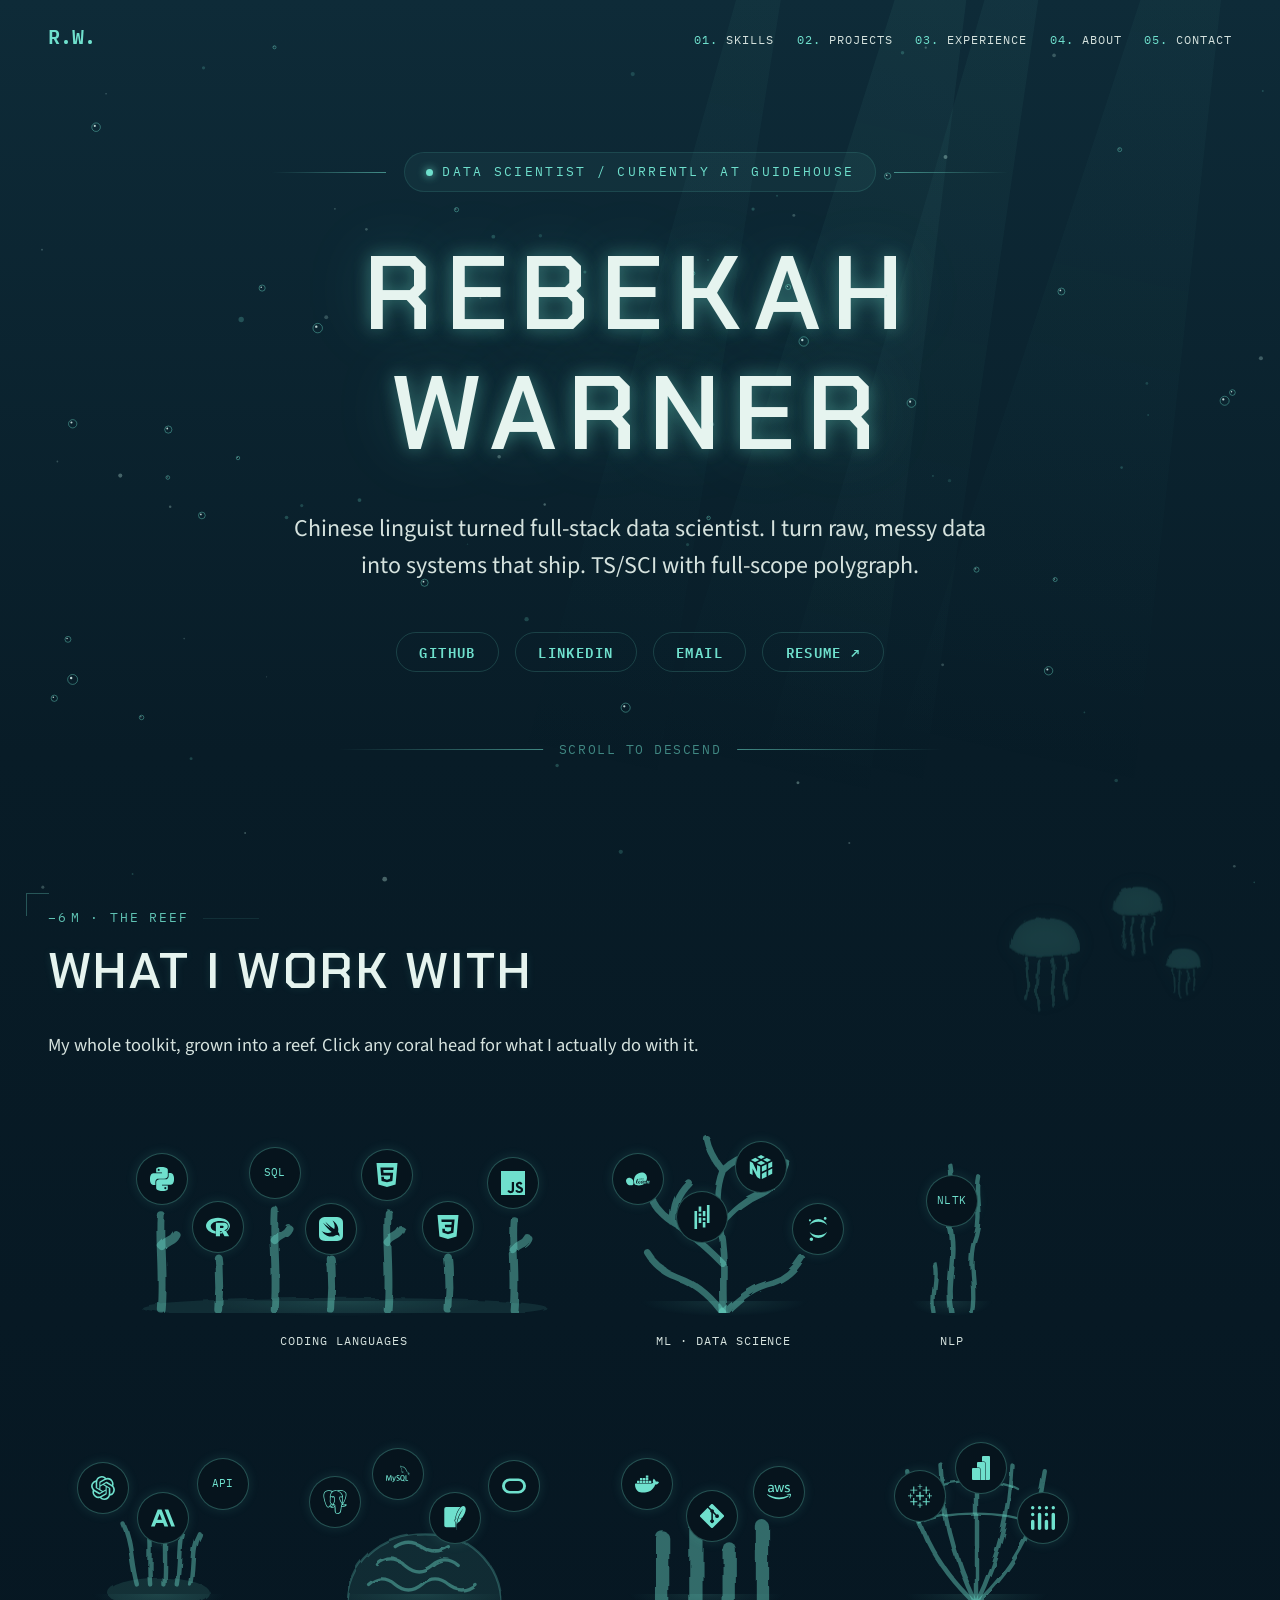
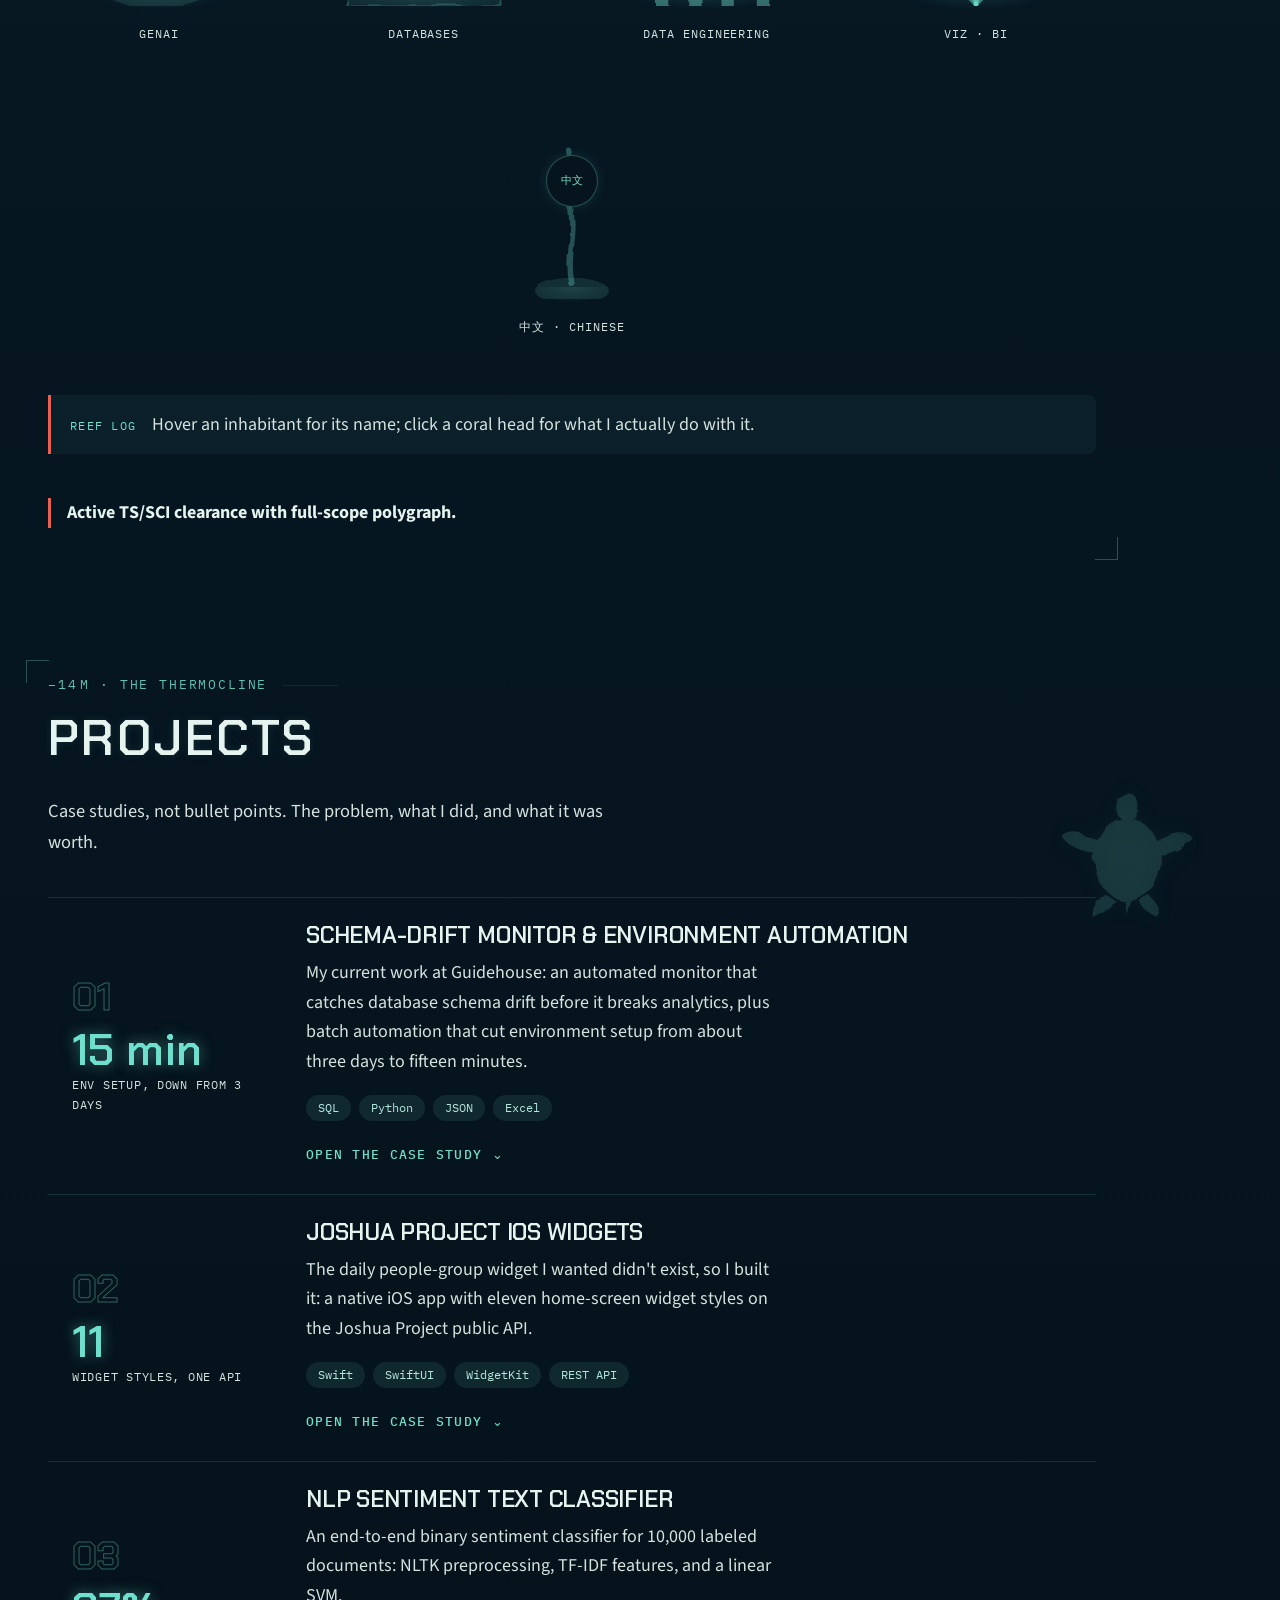
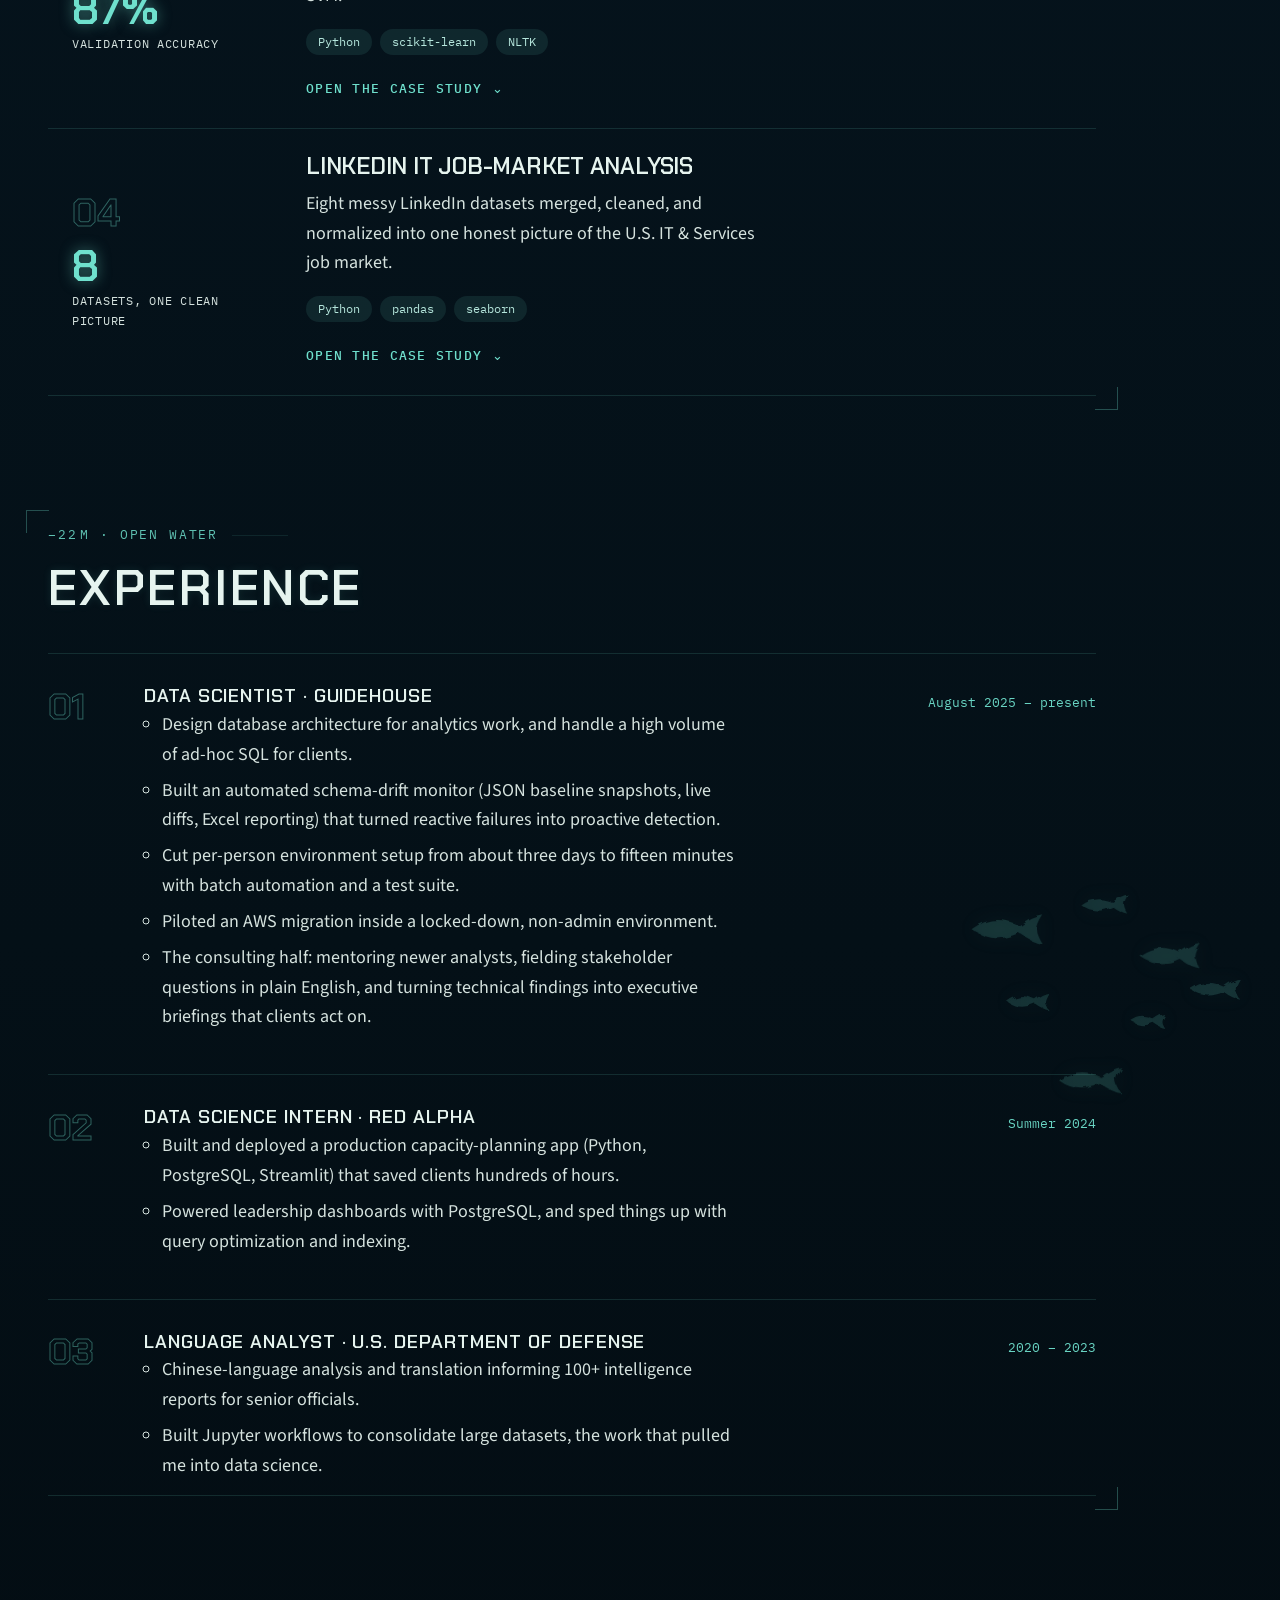
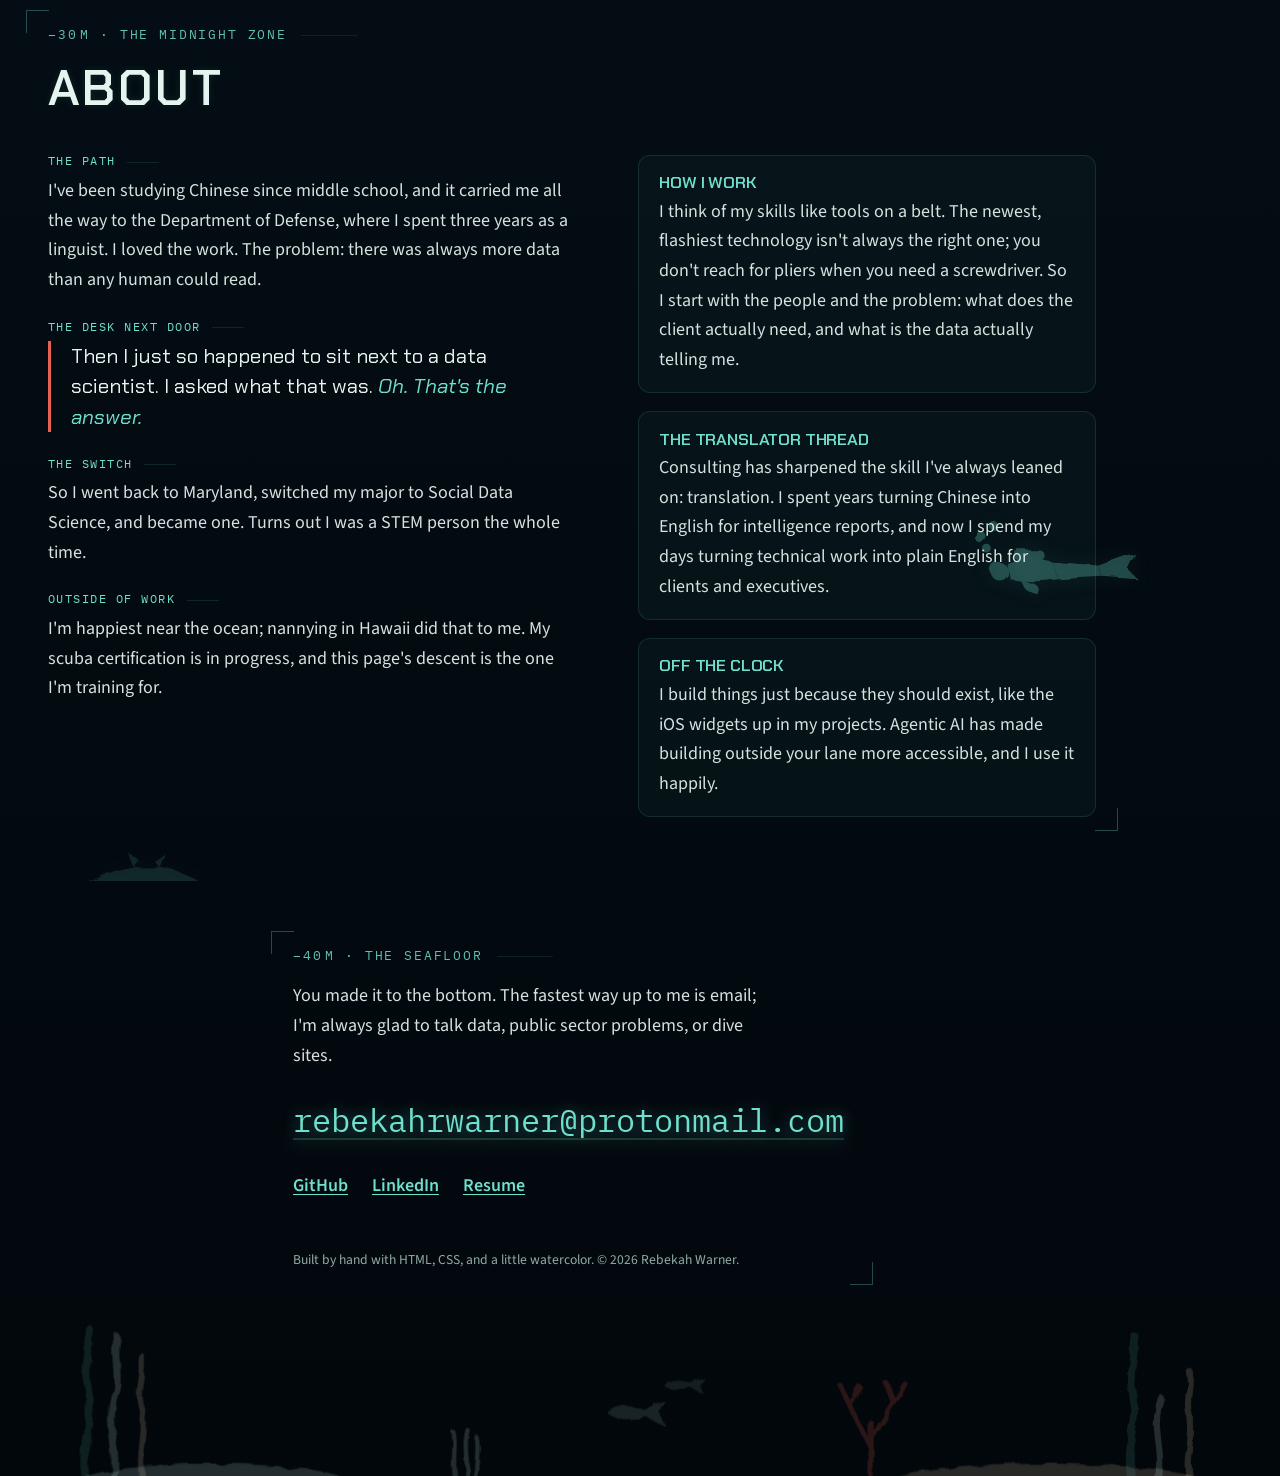
<file: index.html>
<!DOCTYPE html>
<html lang="en">
<head>
  <meta charset="UTF-8">
  <meta name="viewport" content="width=device-width, initial-scale=1.0">
  <title>Rebekah Warner · Data Scientist</title>
  <meta name="description" content="Rebekah Warner: Chinese linguist turned full-stack data scientist at Guidehouse. I turn raw, messy data into systems that ship. TS/SCI with full-scope polygraph.">
  <!-- Open Graph -->
  <meta property="og:type" content="website">
  <meta property="og:title" content="Rebekah Warner · Data Scientist">
  <meta property="og:description" content="Chinese linguist turned full-stack data scientist at Guidehouse. I turn raw, messy data into systems that ship. TS/SCI with full-scope polygraph.">
  <meta property="og:url" content="https://rebekahwarner.github.io/">
  <meta property="og:image" content="https://rebekahwarner.github.io/assets/og-image.png">
  <meta name="twitter:card" content="summary_large_image">

  <link rel="preconnect" href="https://fonts.googleapis.com">
  <link rel="preconnect" href="https://fonts.gstatic.com" crossorigin>
  <link href="https://fonts.googleapis.com/css2?family=Chakra+Petch:wght@500;600;700&family=IBM+Plex+Mono:wght@400;500&family=Source+Sans+3:wght@400;600;700&display=swap" rel="stylesheet">
  <link rel="stylesheet" href="css/styles.css">
  <link rel="icon" href="data:image/svg+xml,<svg xmlns='http://www.w3.org/2000/svg' viewBox='0 0 100 100'><circle cx='50' cy='50' r='42' fill='%23175E63'/><circle cx='38' cy='40' r='10' fill='%23BCDCD2'/></svg>">
</head>
<body id="top">
  <a class="skip-link" href="#skills">Skip to content</a>

  <!-- Depth gauge: desktop-only section nav, built by js/main.js -->
  <nav class="depth-gauge" aria-label="Sections" hidden>
    <ol class="gauge-stops"></ol>
    <p class="gauge-readout" aria-hidden="true"><span class="tele-label">depth</span><span id="gauge-depth">0</span>&hairsp;m</p>
    <p class="gauge-tele" aria-hidden="true"><span class="tele-label">time</span><span id="dive-time">00:00</span></p>
    <p class="gauge-tele" aria-hidden="true"><span class="tele-label">temp</span><span id="dive-temp">26°</span></p>
  </nav>

  <header class="site-header">
    <p class="site-mark">R.W.</p>
    <nav aria-label="Primary">
      <a href="#skills"><span class="nav-num">01.</span> Skills</a>
      <a href="#projects"><span class="nav-num">02.</span> Projects</a>
      <a href="#experience"><span class="nav-num">03.</span> Experience</a>
      <a href="#about"><span class="nav-num">04.</span> About</a>
      <a href="#contact"><span class="nav-num">05.</span> Contact</a>
    </nav>
  </header>

  <main>
    <svg width="0" height="0" style="position:absolute" aria-hidden="true" focusable="false">
      <defs>
        <filter id="coral-wc" x="-20%" y="-20%" width="140%" height="140%"><feTurbulence type="fractalNoise" baseFrequency="0.04" numOctaves="2" seed="61" result="n"/><feDisplacementMap in="SourceGraphic" in2="n" scale="6"/></filter>
        <path id="fish-shape" d="M2 16 Q20 3 40 13 Q51 5 59 4 Q54 12 54 16 Q54 20 59 28 Q51 27 40 19 Q20 29 2 16 Z"/>
      </defs>
    </svg>
    <!-- ======================== HERO · 0 m ======================== -->
    <section class="hero" aria-label="Introduction">
      <svg class="hero-wash" viewBox="0 0 1200 800" preserveAspectRatio="xMidYMid meet" aria-hidden="true" focusable="false">
        <defs>
          <filter id="wc-a" x="-30%" y="-30%" width="160%" height="160%">
            <feTurbulence type="fractalNoise" baseFrequency="0.011" numOctaves="3" seed="7" result="n"/>
            <feDisplacementMap in="SourceGraphic" in2="n" scale="110"/>
          </filter>
          <filter id="wc-b" x="-30%" y="-30%" width="160%" height="160%">
            <feTurbulence type="fractalNoise" baseFrequency="0.017" numOctaves="2" seed="23" result="n"/>
            <feDisplacementMap in="SourceGraphic" in2="n" scale="80"/>
          </filter>
          <filter id="wc-fish" x="-40%" y="-40%" width="180%" height="180%">
            <feTurbulence type="fractalNoise" baseFrequency="0.05" numOctaves="2" seed="47" result="n"/>
            <feDisplacementMap in="SourceGraphic" in2="n" scale="8"/>
          </filter>
          <path id="hero-fish" d="M2 16 Q20 3 40 13 Q51 5 59 4 Q54 12 54 16 Q54 20 59 28 Q51 27 40 19 Q20 29 2 16 Z"/>
        </defs>
        <g filter="url(#wc-a)">
          <ellipse cx="900" cy="240" rx="380" ry="240" fill="#BCDCD2" opacity="0.55"/>
          <ellipse cx="1050" cy="380" rx="320" ry="210" fill="#4E8F8B" opacity="0.30"/>
          <ellipse cx="800" cy="430" rx="270" ry="160" fill="#D8C7A4" opacity="0.38"/>
        </g>
        <g filter="url(#wc-b)">
          <ellipse cx="980" cy="180" rx="210" ry="150" fill="#175E63" opacity="0.20"/>
          <ellipse cx="740" cy="250" rx="110" ry="80" fill="#E8604F" opacity="0.14"/>
        </g>
        <g filter="url(#wc-fish)">
          <g class="fish"><use href="#hero-fish" transform="translate(600 520) scale(1.5)" fill="#175E63" opacity="0.28"/></g>
          <g class="fish"><use href="#hero-fish" transform="translate(690 578) scale(1.1)" fill="#4E8F8B" opacity="0.34"/></g>
          <g class="fish"><use href="#hero-fish" transform="translate(632 632) scale(0.9)" fill="#4E8F8B" opacity="0.26"/></g>
        </g>
      </svg>

      <div class="hero-inner">
        <div class="chip-row"><span class="cue-line" aria-hidden="true"></span><p class="hero-kicker"><span class="pulse-dot" aria-hidden="true"></span>Data scientist / currently at Guidehouse</p><span class="cue-line" aria-hidden="true"></span></div>
        <h1>Rebekah Warner</h1>
        <!-- Alternate hero lines, swap the paragraph below if you prefer:
             1. I build machine-learning models and data pipelines for government clients. Off the clock, I'm usually underwater.
             3. I turn messy, sensitive data into systems that hold up: models, pipelines, and databases for the public sector. -->
        <p class="hero-line">Chinese linguist turned full-stack data scientist. I turn raw, messy data into systems that ship. TS/SCI with full-scope polygraph.</p>
        <ul class="hero-links">
          <li><a data-social="github" href="https://github.com/rebekahwarner" rel="me noopener noreferrer" target="_blank">GitHub</a></li>
          <li><a data-social="linkedin" href="https://www.linkedin.com/in/rebekah-warner-aa492b256/" rel="me noopener noreferrer" target="_blank">LinkedIn</a></li>
          <li><a href="mailto:rebekahrwarner@protonmail.com">Email</a></li>
          <li><a data-social="resume" href="assets/Rebekah-Warner-Resume.pdf" target="_blank" rel="noopener noreferrer">Resume <span aria-hidden="true">&#8599;</span></a></li>
        </ul>
      </div>

      <a class="dive-cue" href="#skills"><span class="cue-line" aria-hidden="true"></span>scroll to descend<span class="cue-line" aria-hidden="true"></span></a>
    </section>

    <div class="waterline" style="--above:#F8F5EE; --below:#E7F0EA" aria-hidden="true">
      <svg viewBox="0 0 1440 64" preserveAspectRatio="none" focusable="false"><use href="#wl1" transform="translate(-46 0) scale(1.08 1.22)" opacity="0.38"/><path id="wl1" d="M0 0h1440v20c-78 14-141-8-222 4-99 15-168-14-258-4-100 11-172 30-262 16-91-14-160 12-250 6-90-5-151-27-241-13C124 42 60 24 0 34Z"/></svg>
    </div>

    <!-- ======================== SKILLS · −14 m ======================== -->
    <section class="section section-skills is-deep" id="skills">
      <!-- Jellyfish drifting at the thermocline -->
      <svg class="jellies" viewBox="0 0 240 200" aria-hidden="true" focusable="false">
        <defs>
          <g id="jelly-shape">
            <path d="M8 38 Q8 8 40 8 Q72 8 72 38 Q60 46 40 44 Q20 46 8 38 Z"/>
            <g fill="none" stroke-linecap="round" stroke-width="3">
              <path d="M22 46 C20 62 26 70 22 86"/>
              <path d="M34 48 C34 66 30 78 34 96"/>
              <path d="M48 48 C50 64 44 76 48 92"/>
              <path d="M60 46 C62 60 56 70 60 84"/>
            </g>
          </g>
          <filter id="jelly-wc" x="-40%" y="-40%" width="180%" height="180%">
            <feTurbulence type="fractalNoise" baseFrequency="0.055" numOctaves="2" seed="29" result="n"/>
            <feDisplacementMap in="SourceGraphic" in2="n" scale="7"/>
          </filter>
        </defs>
        <g filter="url(#jelly-wc)" stroke="#BCDCD2">
          <g class="jelly"><use href="#jelly-shape" transform="translate(6 40) scale(1.15)" fill="#BCDCD2" opacity="0.2"/></g>
          <g class="jelly"><use href="#jelly-shape" transform="translate(120 8) scale(0.85)" fill="#BCDCD2" opacity="0.15"/></g>
          <g class="jelly"><use href="#jelly-shape" transform="translate(180 78) scale(0.6)" fill="#BCDCD2" opacity="0.12"/></g>
        </g>
      </svg>
      <div class="section-inner">
        <p class="kicker">−6&hairsp;m · the reef</p>
        <h2>What I work with</h2>

        <p class="section-lede">My whole toolkit, grown into a reef. Click any coral head for what I actually do with it.</p>

        <div class="reef-stage">
        <div class="reef">
          <svg class="reef-floor" viewBox="0 0 1200 60" preserveAspectRatio="none" aria-hidden="true" focusable="false">
            <defs><linearGradient id="floor-fade" x1="0" x2="1"><stop offset="0" stop-color="#6FE0CD" stop-opacity="0"/><stop offset="0.08" stop-color="#6FE0CD" stop-opacity="0.09"/><stop offset="0.92" stop-color="#6FE0CD" stop-opacity="0.09"/><stop offset="1" stop-color="#6FE0CD" stop-opacity="0"/></linearGradient></defs>
            <path filter="url(#coral-wc)" d="M0 42 C80 34 160 46 260 40 C380 32 460 48 580 42 C700 36 780 50 900 42 C1020 34 1100 46 1200 40 L1200 60 L0 60 Z" fill="url(#floor-fade)"/>
          </svg>
          <div class="coral-cluster" role="group" aria-label="Coding languages" data-note="Python is where I live day to day. R for statistics, SQL everywhere it counts (PostgreSQL, MySQL, SQLite, Oracle), Swift for my iOS widgets, and enough HTML, CSS, and JavaScript to build this site by hand." style="--w:4.2">
            <svg class="coral coral-wide" viewBox="0 0 440 190" preserveAspectRatio="none" aria-hidden="true" focusable="false"><g filter="url(#coral-wc)"><ellipse cx="220" cy="184" rx="205" ry="10" fill="#6FE0CD" fill-opacity="0.1"/><g stroke="#6FE0CD" stroke-opacity="0.3" stroke-width="8" stroke-linecap="round" fill="none"><path d="M35.2 186 C38.2 150 33.2 120 35.2 92"/><path d="M35.2 122 C41.2 114 45.2 118 49.2 110"/><path d="M92.4 186 C95.4 150 90.4 120 92.4 140"/><path d="M149.6 186 C152.6 150 147.6 120 149.6 86"/><path d="M149.6 116 C155.6 108 159.6 112 163.6 104"/><path d="M206.8 186 C209.8 150 204.8 120 206.8 142"/><path d="M264.0 186 C267.0 150 262.0 120 264.0 88"/><path d="M264.0 118 C270.0 110 274.0 114 278.0 106"/><path d="M325.6 186 C328.6 150 323.6 120 325.6 140"/><path d="M391.6 186 C394.6 150 389.6 120 391.6 96"/><path d="M391.6 126 C397.6 118 401.6 122 405.6 114"/></g></g></svg>
            <button type="button" class="node" style="--nx:8%; --ny:108px; --d:0.0s" data-name="Python"><img src="assets/icons/python.svg" alt="" width="20" height="20" loading="lazy"><span class="sr-only">Python</span></button>
            <button type="button" class="node" style="--nx:21%; --ny:60px; --d:0.9s" data-name="R"><img src="assets/icons/r.svg" alt="" width="20" height="20" loading="lazy"><span class="sr-only">R</span></button>
            <button type="button" class="node" style="--nx:34%; --ny:114px; --d:0.4s" data-name="SQL"><span class="node-txt">SQL</span><span class="sr-only">SQL</span></button>
            <button type="button" class="node" style="--nx:47%; --ny:58px; --d:1.3s" data-name="Swift"><img src="assets/icons/swift.svg" alt="" width="20" height="20" loading="lazy"><span class="sr-only">Swift</span></button>
            <button type="button" class="node" style="--nx:60%; --ny:112px; --d:0.6s" data-name="HTML"><img src="assets/icons/html5.svg" alt="" width="20" height="20" loading="lazy"><span class="sr-only">HTML</span></button>
            <button type="button" class="node" style="--nx:74%; --ny:60px; --d:1.6s" data-name="CSS"><img src="assets/icons/css3.svg" alt="" width="20" height="20" loading="lazy"><span class="sr-only">CSS</span></button>
            <button type="button" class="node" style="--nx:89%; --ny:104px; --d:0.2s" data-name="JavaScript"><img src="assets/icons/javascript.svg" alt="" width="20" height="20" loading="lazy"><span class="sr-only">JavaScript</span></button>
            <span class="cluster-label">Coding languages</span>
          </div>
          <div class="coral-cluster" role="group" aria-label="Machine learning · data science" data-note="Regression (linear and logistic), random forests, SVM, k-means, KNN, and Naive Bayes, with model evaluation, all in scikit-learn. The daily stack is pandas, NumPy, SciPy, and Jupyter, with joblib when things need to run in parallel." style="--w:2.4">
            <svg class="coral" viewBox="0 0 240 170" preserveAspectRatio="xMidYMax meet" aria-hidden="true" focusable="false"><g filter="url(#coral-wc)" stroke="#6FE0CD" stroke-opacity="0.3" stroke-width="6" stroke-linecap="round" fill="none">
<path d="M120 170 C118 138 122 118 116 92"/>
<path d="M118 124 C100 106 88 96 74 88 M74 88 C62 80 54 68 50 56 M74 88 C74 72 78 62 88 52"/>
<path d="M116 92 C130 76 140 68 154 62 M154 62 C166 56 172 46 176 34 M154 62 C150 48 152 38 160 26"/>
<path d="M116 92 C112 70 112 56 118 40 M118 40 C110 30 106 22 104 12 M118 40 C126 32 134 28 144 26"/>
<path d="M120 170 C104 150 92 142 76 136 M76 136 C64 132 56 124 50 114"/>
<path d="M120 170 C138 152 148 146 164 142 M164 142 C176 138 184 130 190 120"/></g></svg>
            <button type="button" class="node" style="--nx:18%; --ny:108px; --d:0.8s" data-name="scikit-learn"><img src="assets/icons/scikitlearn.svg" alt="" width="20" height="20" loading="lazy"><span class="sr-only">scikit-learn</span></button>
            <button type="button" class="node" style="--nx:42%; --ny:70px; --d:1.4s" data-name="pandas"><img src="assets/icons/pandas.svg" alt="" width="20" height="20" loading="lazy"><span class="sr-only">pandas</span></button>
            <button type="button" class="node" style="--nx:64%; --ny:120px; --d:0.4s" data-name="NumPy"><img src="assets/icons/numpy.svg" alt="" width="20" height="20" loading="lazy"><span class="sr-only">NumPy</span></button>
            <button type="button" class="node" style="--nx:85%; --ny:58px; --d:1.1s" data-name="Jupyter"><img src="assets/icons/jupyter.svg" alt="" width="20" height="20" loading="lazy"><span class="sr-only">Jupyter</span></button>
            <span class="cluster-label">ML · data science</span>
          </div>
          <div class="coral-cluster" role="group" aria-label="NLP" data-note="Text preprocessing, TF-IDF features, sentiment and text classification, and LDA topic modeling with NLTK, plus WordCloud when a corpus needs a quick look. My sentiment classifier hit 87% validation accuracy." style="--w:0.9">
            <svg class="coral" viewBox="0 0 120 170" preserveAspectRatio="xMidYMax meet" aria-hidden="true" focusable="false"><g filter="url(#coral-wc)" stroke="#6FE0CD" stroke-opacity="0.3" stroke-linecap="round" fill="none">
<path stroke-width="5" d="M60 170 C54 140 66 118 58 88 C54 70 62 52 58 34"/>
<path stroke-width="4" d="M78 170 C84 146 72 126 82 98 C88 78 80 62 84 44"/>
<path stroke-width="4" d="M44 170 C40 152 48 140 44 124"/></g></svg>
            <button type="button" class="node" style="--nx:50%; --ny:86px; --d:0.6s" data-name="NLTK"><span class="node-txt">NLTK</span><span class="sr-only">NLTK</span></button>
            <span class="cluster-label">NLP</span>
          </div>
          <div class="coral-cluster" role="group" aria-label="GenAI" data-note="LLM APIs from OpenAI and Anthropic, prompt engineering, and agentic AI tooling, wired into real workflows through their APIs. It's how a data scientist ships an iOS app." style="--w:1.8">
            <svg class="coral" viewBox="0 0 160 170" preserveAspectRatio="xMidYMax meet" aria-hidden="true" focusable="false"><g filter="url(#coral-wc)">
<ellipse cx="80" cy="158" rx="46" ry="14" fill="#6FE0CD" fill-opacity="0.12"/>
<g stroke="#6FE0CD" stroke-opacity="0.3" stroke-width="4" stroke-linecap="round" fill="none">
<path d="M60 150 C54 128 56 112 48 96"/><path d="M72 150 C70 124 74 108 68 88"/>
<path d="M84 150 C86 122 82 104 88 84"/><path d="M96 150 C100 126 96 110 104 94"/>
<path d="M108 150 C112 132 108 118 116 104"/></g></g></svg>
            <button type="button" class="node" style="--nx:24%; --ny:92px; --d:0.2s" data-name="OpenAI"><img src="assets/icons/openai.svg" alt="" width="20" height="20" loading="lazy"><span class="sr-only">OpenAI</span></button>
            <button type="button" class="node" style="--nx:52%; --ny:62px; --d:1.0s" data-name="Anthropic"><img src="assets/icons/anthropic.svg" alt="" width="20" height="20" loading="lazy"><span class="sr-only">Anthropic</span></button>
            <button type="button" class="node" style="--nx:80%; --ny:96px; --d:0.7s" data-name="APIs"><span class="node-txt">API</span><span class="sr-only">APIs</span></button>
            <span class="cluster-label">GenAI</span>
          </div>
          <div class="coral-cluster" role="group" aria-label="Databases · SQL" data-note="PostgreSQL, MySQL, SQLite, and Oracle, from schema design through query tuning and indexing, with SQLAlchemy, psycopg2, and pyodbc on the Python side. High-volume ad-hoc SQL and schema-drift monitoring are my day job." style="--w:2.3">
            <svg class="coral" viewBox="0 0 180 170" preserveAspectRatio="xMidYMax meet" aria-hidden="true" focusable="false"><g filter="url(#coral-wc)">
<path d="M20 170 C20 130 50 104 90 104 C130 104 160 130 160 170 Z" fill="#6FE0CD" fill-opacity="0.1" stroke="#6FE0CD" stroke-opacity="0.25" stroke-width="2"/>
<g stroke="#6FE0CD" stroke-opacity="0.3" stroke-width="3" stroke-linecap="round" fill="none">
<path d="M40 150 Q52 140 64 150 T88 150 T112 150 T136 150"/>
<path d="M48 132 Q60 122 72 132 T96 132 T120 132"/>
<path d="M64 116 Q76 108 88 116 T112 116"/></g></g></svg>
            <button type="button" class="node" style="--nx:16%; --ny:78px; --d:0.5s" data-name="PostgreSQL"><img src="assets/icons/postgresql.svg" alt="" width="20" height="20" loading="lazy"><span class="sr-only">PostgreSQL</span></button>
            <button type="button" class="node" style="--nx:40%; --ny:106px; --d:1.3s" data-name="MySQL"><img src="assets/icons/mysql.svg" alt="" width="20" height="20" loading="lazy"><span class="sr-only">MySQL</span></button>
            <button type="button" class="node" style="--nx:62%; --ny:62px; --d:0.9s" data-name="SQLite"><img src="assets/icons/sqlite.svg" alt="" width="20" height="20" loading="lazy"><span class="sr-only">SQLite</span></button>
            <button type="button" class="node" style="--nx:85%; --ny:94px; --d:1.1s" data-name="Oracle"><img src="assets/icons/oracle.svg" alt="" width="20" height="20" loading="lazy"><span class="sr-only">Oracle</span></button>
            <span class="cluster-label">Databases</span>
          </div>
          <div class="coral-cluster" role="group" aria-label="Data engineering · cloud" data-note="ETL and data cleaning with pandas and regex, BeautifulSoup and Requests for ingest, and openpyxl for Excel reporting, plus AWS, Docker, and Git. Streamlit when the result needs to ship as something people can actually use. Built to survive locked-down government environments." style="--w:2.2">
            <svg class="coral" viewBox="0 0 170 170" preserveAspectRatio="xMidYMax meet" aria-hidden="true" focusable="false"><g filter="url(#coral-wc)" stroke="#6FE0CD" stroke-opacity="0.25" stroke-width="12" stroke-linecap="round" fill="none">
<path d="M45 170 L45 108"/><path d="M75 170 L75 88"/><path d="M105 170 L105 118"/><path d="M135 170 L135 98"/></g></svg>
            <button type="button" class="node" style="--nx:26%; --ny:96px; --d:0.3s" data-name="Docker"><img src="assets/icons/docker.svg" alt="" width="20" height="20" loading="lazy"><span class="sr-only">Docker</span></button>
            <button type="button" class="node" style="--nx:52%; --ny:64px; --d:1.2s" data-name="Git"><img src="assets/icons/git.svg" alt="" width="20" height="20" loading="lazy"><span class="sr-only">Git</span></button>
            <button type="button" class="node" style="--nx:79%; --ny:88px; --d:0.7s" data-name="AWS"><img src="assets/icons/amazonwebservices.svg" alt="" width="20" height="20" loading="lazy"><span class="sr-only">AWS</span></button>
            <span class="cluster-label">Data engineering</span>
          </div>
          <div class="coral-cluster" role="group" aria-label="Visualization and BI" data-note="Tableau and Power BI on the BI side; Matplotlib, Seaborn, and Plotly in code. Dashboards for leadership and executive briefings for clients." style="--w:2.0">
            <svg class="coral" viewBox="0 0 180 170" preserveAspectRatio="xMidYMax meet" aria-hidden="true" focusable="false"><g filter="url(#coral-wc)" stroke="#6FE0CD" stroke-linecap="round" fill="none">
<g stroke-opacity="0.3" stroke-width="4">
<path d="M90 168 C50 130 34 92 28 48"/><path d="M90 168 C68 122 60 84 58 42"/>
<path d="M90 168 C90 116 90 74 90 34"/><path d="M90 168 C112 122 120 84 122 42"/>
<path d="M90 168 C130 130 146 92 152 48"/></g>
<g stroke-opacity="0.2" stroke-width="2">
<path d="M40 96 C60 84 120 84 140 96"/><path d="M52 64 C70 54 110 54 128 64"/></g></g></svg>
            <button type="button" class="node" style="--nx:26%; --ny:84px; --d:0.6s" data-name="Tableau"><img src="assets/icons/tableau.svg" alt="" width="20" height="20" loading="lazy"><span class="sr-only">Tableau</span></button>
            <button type="button" class="node" style="--nx:52%; --ny:112px; --d:1.5s" data-name="Power BI"><img src="assets/icons/powerbi.svg" alt="" width="20" height="20" loading="lazy"><span class="sr-only">Power BI</span></button>
            <button type="button" class="node" style="--nx:79%; --ny:62px; --d:0.1s" data-name="Plotly"><img src="assets/icons/plotly.svg" alt="" width="20" height="20" loading="lazy"><span class="sr-only">Plotly</span></button>
            <span class="cluster-label">Viz · BI</span>
          </div>
          <div class="coral-cluster" role="group" aria-label="Chinese, professional proficiency" data-note="Professional proficiency in speaking, reading, and writing. Three years as a DoD language analyst, with hundreds of translations informing 100+ intelligence reports." style="--w:0.9">
            <svg class="coral" viewBox="0 0 120 170" preserveAspectRatio="xMidYMax meet" aria-hidden="true" focusable="false"><g filter="url(#coral-wc)">
<ellipse cx="60" cy="162" rx="34" ry="12" fill="#6FE0CD" fill-opacity="0.12"/>
<path d="M60 156 C54 128 66 108 58 80 C54 64 60 48 56 32" stroke="#6FE0CD" stroke-opacity="0.3" stroke-width="5" stroke-linecap="round" fill="none"/></g></svg>
            <button type="button" class="node" style="--nx:50%; --ny:92px; --d:0.8s" data-name="Chinese"><span class="node-txt">中文</span><span class="sr-only">Chinese</span></button>
            <span class="cluster-label">中文 · Chinese</span>
          </div>
        </div>
        </div>

        <p class="reef-note" id="reef-note" aria-live="polite"><span class="rn-name">Reef log</span><span class="rn-text">Hover an inhabitant for its name; click a coral head for what I actually do with it.</span></p>

        <p class="clearance">Active TS/SCI clearance with full-scope polygraph.</p>
      </div>
    </section>

    <div class="waterline" style="--above:#326866; --below:#1D5A5F" aria-hidden="true">
      <svg viewBox="0 0 1440 64" preserveAspectRatio="none" focusable="false"><use href="#wl4" transform="translate(-58 0) scale(1.09 1.2)" opacity="0.38"/><path id="wl4" d="M0 0h1440v22c-84 13-150-10-235 2-97 14-166-15-256-5-98 11-165 31-255 18-90-13-162 9-252 4-90-5-152-26-242-13-80 12-140-6-200 5Z"/></svg>
    </div>

    <!-- ======================== PROJECTS · −22 m ======================== -->
    <section class="section section-projects" id="projects">
      <!-- A sea turtle passing through the shallows -->
      <svg class="sea-turtle" viewBox="0 0 120 120" aria-hidden="true" focusable="false">
        <defs>
          <filter id="turtle-wc" x="-40%" y="-40%" width="180%" height="180%">
            <feTurbulence type="fractalNoise" baseFrequency="0.06" numOctaves="2" seed="19" result="n"/>
            <feDisplacementMap in="SourceGraphic" in2="n" scale="8"/>
          </filter>
        </defs>
        <g class="turtle-fig" filter="url(#turtle-wc)" fill="#4E8F8B" opacity="0.4">
          <ellipse cx="60" cy="62" rx="26" ry="32"/>
          <ellipse cx="60" cy="21" rx="9" ry="11"/>
          <path d="M38 48 Q18 36 9 45 Q21 58 37 58 Z"/>
          <path d="M82 48 Q102 36 111 45 Q99 58 83 58 Z"/>
          <path d="M43 90 Q31 102 35 109 Q47 104 51 94 Z"/>
          <path d="M77 90 Q89 102 85 109 Q73 104 69 94 Z"/>
          <path d="M57 93 L60 105 L63 93 Z"/>
        </g>
      </svg>
      <div class="section-inner">
        <p class="kicker">−14&hairsp;m · the thermocline</p>
        <h2>Projects</h2>
        <p class="section-lede">Case studies, not bullet points. The problem, what I did, and what it was worth.</p>

        <div class="project-grid" id="project-grid">
          <!-- BUILD:project-grid:start -->
<!-- Generated by build.js from js/site.js. Edit that file, not this block. -->

      <article class="project-card" data-slug="schema-drift-monitor">
        <div class="card-head">
          <div class="card-wash wash-teal" aria-hidden="true">
            <p class="card-metric"><strong>15 min</strong><span>env setup, down from 3 days</span></p>
          </div>
          <div class="card-body">
            <h3><button type="button" class="card-toggle" aria-expanded="false" aria-controls="case-schema-drift-monitor">Schema-Drift Monitor &amp; Environment Automation</button></h3>
            <p class="card-oneliner">My current work at Guidehouse: an automated monitor that catches database schema drift before it breaks analytics, plus batch automation that cut environment setup from about three days to fifteen minutes.</p>
            <ul class="tags"><li>SQL</li><li>Python</li><li>JSON</li><li>Excel</li></ul>
            <span class="card-cta" aria-hidden="true"><span class="cta-open">Open the case study</span><span class="cta-close">Close</span> <span class="cta-arrow">&#8964;</span></span>
          </div>
        </div>
        <div class="card-case" id="case-schema-drift-monitor">
          <div class="card-case-inner">
            <div class="case-pad">
              <div class="cs-grid"><div class="cs-main"><p class="cs-label">The problem</p><p>Government analytics programs live and die by their databases, and schemas do not sit still: upstream changes land without warning and break analyses downstream, usually discovered only after something fails. Onboarding had the same manual-work problem: standing up one analyst&#39;s environment took about three days by hand.</p><p>It&#39;s a locked-down environment, so everything had to be built inside the fence with tools already approved.</p><p class="cs-label">My approach</p><p>For the drift: snapshot every schema into a JSON baseline, diff the live databases against it on a schedule, and deliver changes as Excel reports, the format the team actually reads. Reactive firefighting became proactive detection.</p><p>For the onboarding: batch automation that builds a complete analyst environment end to end, plus a test suite that proves each one works before handoff.</p><p>Client code stays with the client, so this one has no public repo or snippet. The design is the shareable part.</p></div><aside class="cs-side"><div class="cs-outcome"><p class="cs-label">The outcome</p><p>Schema changes now surface <strong>before</strong> they break an analysis instead of after, and a new analyst is productive the same morning instead of on day three. This is my current day-to-day at Guidehouse: less flashy than a model, more valuable to the mission.</p><p>The other half of the job was translation: I turned the underlying data-quality analysis into an executive briefing and delivered it to the client myself. Technical work only counts when the people who fund it understand what it bought them.</p></div><p class="cs-label">Tools</p><p>SQL, Python, JSON baselines, Excel reporting, batch automation and test suites.</p><div class="case-cta"><p class="cta-note">Client work, so the code stays with Guidehouse. The design is the shareable part.</p></div><p class="case-standalone"><a href="projects/schema-drift-monitor.html">Open as its own page</a></p></aside></div>
            </div>
          </div>
        </div>
      </article>

      <article class="project-card" data-slug="joshua-project-widget">
        <div class="card-head">
          <div class="card-wash wash-sand" aria-hidden="true">
            <p class="card-metric"><strong>11</strong><span>widget styles, one API</span></p>
          </div>
          <div class="card-body">
            <h3><button type="button" class="card-toggle" aria-expanded="false" aria-controls="case-joshua-project-widget">Joshua Project iOS Widgets</button></h3>
            <p class="card-oneliner">The daily people-group widget I wanted didn&#39;t exist, so I built it: a native iOS app with eleven home-screen widget styles on the Joshua Project public API.</p>
            <ul class="tags"><li>Swift</li><li>SwiftUI</li><li>WidgetKit</li><li>REST API</li></ul>
            <span class="card-cta" aria-hidden="true"><span class="cta-open">Open the case study</span><span class="cta-close">Close</span> <span class="cta-arrow">&#8964;</span></span>
          </div>
        </div>
        <div class="card-case" id="case-joshua-project-widget">
          <div class="card-case-inner">
            <div class="case-pad">
              <div class="cs-grid"><div class="cs-main"><p class="cs-label">The problem</p><p>Joshua Project publishes a daily unreached people group with photos, maps, and prayer points, but there was no iOS home-screen widget for it, and I knew I&#39;d never open an app for it every morning. A widget would meet me where I already look. So: build the thing I wished existed, on their public API.</p><p>I&#39;m a data scientist, not an iOS developer. This project was also a bet that agentic AI tooling has made &quot;outside your lane&quot; projects genuinely shippable. It has.</p><p class="cs-label">My approach</p><p>I worked up to native in stages: first a JavaScript mock in Scriptable to nail the API calls and layout, then a third-party widget app, and when both hit their ceilings, a real SwiftUI app with a WidgetKit extension.</p><p>The interesting problems were the constraints. Widgets get a ~30 MB memory budget, so photos are downsampled before decode. Full-size images rendered fine in the simulator and blanked on a real device. Portraits are auto-framed with Vision face detection (largest face wins). Maps come from a live MapKit snapshot with the group&#39;s coordinates pinned. And because the API&#39;s &quot;daily&quot; flip sometimes runs late, the timeline detects stale data and quietly retries until it changes:</p><pre><code>// The API flips at midnight, sometimes late. If today&#39;s group matches
// yesterday&#39;s, retry every 15 minutes until fresh data lands.
let isStale = !groupKey.isEmpty &amp;&amp; groupKey == lastKey

if isStale {
    completion(Timeline(entries: [entry], policy: .after(now + 15 * 60)))
} else {
    completion(Timeline(entries: [entry, midnightEntry], policy: .after(nextMidnight)))
}</code></pre><p>For QA I rendered every layout against real data (15 people groups × 11 widget styles) into a gallery PDF and reviewed the lot. Old data-science habit: never trust a happy path you haven&#39;t sampled against messy inputs.</p></div><aside class="cs-side"><div class="cs-outcome"><p class="cs-label">The outcome</p><p>A native app and <strong>eleven widget styles</strong>, from small photo cards to a full large layout with map, stats, and prayer points, refreshing daily on my own home screen. Not data science, but the same job: take a public data source and put it where people will actually see it.</p></div><p class="cs-label">Tools</p><p>Swift, SwiftUI, WidgetKit, Vision, MapKit, Scriptable (JS prototype), REST/JSON, built pairing with agentic AI.</p><div class="case-cta"><span class="cta-button cta-pending">Code going up on GitHub shortly</span></div><p class="case-standalone"><a href="projects/joshua-project-widget.html">Open as its own page</a></p></aside></div><div class="cs-figure"><figure><img src="assets/joshua-project-widgets.png" alt="One people group, the Broq-Pa of India, shown across four widget styles: the large classic layout with photo, stats, badges, map, and prayer points; a medium context card; a small stats-and-prayer card; and a small photo-flush card" loading="lazy"><figcaption>One people group, four widget styles: the large classic, the medium context card, the small stats and prayer card, and the small flush layout.</figcaption></figure></div>
            </div>
          </div>
        </div>
      </article>

      <article class="project-card" data-slug="nlp-sentiment-classifier">
        <div class="card-head">
          <div class="card-wash wash-teal" aria-hidden="true">
            <p class="card-metric"><strong>87%</strong><span>validation accuracy</span></p>
          </div>
          <div class="card-body">
            <h3><button type="button" class="card-toggle" aria-expanded="false" aria-controls="case-nlp-sentiment-classifier">NLP Sentiment Text Classifier</button></h3>
            <p class="card-oneliner">An end-to-end binary sentiment classifier for 10,000 labeled documents: NLTK preprocessing, TF-IDF features, and a linear SVM.</p>
            <ul class="tags"><li>Python</li><li>scikit-learn</li><li>NLTK</li></ul>
            <span class="card-cta" aria-hidden="true"><span class="cta-open">Open the case study</span><span class="cta-close">Close</span> <span class="cta-arrow">&#8964;</span></span>
          </div>
        </div>
        <div class="card-case" id="case-nlp-sentiment-classifier">
          <div class="card-case-inner">
            <div class="case-pad">
              <div class="cs-grid"><div class="cs-main"><p class="cs-label">The problem</p><p>Given 10,000 labeled documents, build a classifier that can tell positive sentiment from negative, and then actually use it, generating predictions for a 5,000-document test set with no labels. End to end: raw text in, defensible predictions out.</p><p class="cs-label">My approach</p><p>Text models live or die in preprocessing, so I started there. I built an NLTK pipeline for tokenization and stopword removal, and because running it serially over 10,000 documents was the slowest part of the whole project, I parallelized it with joblib. That one change made iteration cheap, which mattered more than any single modeling decision.</p><p>For features I used TF-IDF over unigrams <strong>and</strong> bigrams; the bigrams catch the negations and short phrases (&quot;not good&quot;, &quot;worked great&quot;) that unigrams flatten out. On top of that, a linear-kernel SVM: a well-earned default for high-dimensional sparse text, and fast enough to retrain constantly.</p><pre><code>pipeline = Pipeline([
    (&quot;tfidf&quot;, TfidfVectorizer(ngram_range=(1, 2), sublinear_tf=True)),
    (&quot;svm&quot;,   LinearSVC()),
])

pipeline.fit(X_train, y_train)            # 8,000 documents
val_acc = pipeline.score(X_val, y_val)    # 2,000 held out -&gt; 0.87</code></pre></div><aside class="cs-side"><div class="cs-outcome"><p class="cs-label">The outcome</p><p><strong>87% validation accuracy</strong> on a 2,000-document held-out set (80/20 split), and a full set of predictions delivered for the 5,000-document test set. Just as important: a pipeline where every step (cleaning, features, model) is reproducible from one script.</p><p>For calibration: human labelers only agree with each other on sentiment about 85 to 90 percent of the time, so high 80s is honest, solid territory for a classical model. A transformer would buy a few more points at far higher compute, a tradeoff I would weigh openly today.</p></div><p class="cs-label">Tools</p><p>Python, scikit-learn, NLTK, joblib, pandas.</p><div class="case-cta"><span class="cta-button cta-pending">Code going up on GitHub shortly</span></div><p class="case-standalone"><a href="projects/nlp-sentiment-classifier.html">Open as its own page</a></p></aside></div>
            </div>
          </div>
        </div>
      </article>

      <article class="project-card" data-slug="linkedin-job-market">
        <div class="card-head">
          <div class="card-wash wash-sand" aria-hidden="true">
            <p class="card-metric"><strong>8</strong><span>datasets, one clean picture</span></p>
          </div>
          <div class="card-body">
            <h3><button type="button" class="card-toggle" aria-expanded="false" aria-controls="case-linkedin-job-market">LinkedIn IT Job-Market Analysis</button></h3>
            <p class="card-oneliner">Eight messy LinkedIn datasets merged, cleaned, and normalized into one honest picture of the U.S. IT &amp; Services job market.</p>
            <ul class="tags"><li>Python</li><li>pandas</li><li>seaborn</li></ul>
            <span class="card-cta" aria-hidden="true"><span class="cta-open">Open the case study</span><span class="cta-close">Close</span> <span class="cta-arrow">&#8964;</span></span>
          </div>
        </div>
        <div class="card-case" id="case-linkedin-job-market">
          <div class="card-case-inner">
            <div class="case-pad">
              <div class="cs-grid"><div class="cs-main"><p class="cs-label">The problem</p><p>LinkedIn job data doesn&#39;t arrive as one tidy table. It arrived as eight separate datasets (postings, companies, salaries, skills, and more) with the postings file alone over 60 MB. Salaries were reported hourly, monthly, or yearly depending on the row, and missing values were everywhere. The goal: merge it all into something trustworthy and explore what the U.S. IT &amp; Services job market actually looks like.</p><p class="cs-label">My approach</p><p>First, the joins. Each dataset keyed differently, so I mapped the relationships between all eight tables before writing a single merge, the kind of unglamorous step that saves you from silently duplicated rows later. Then the cleaning: deciding, column by column, whether missing values should be filled, inferred, or honestly left out of an analysis.</p><p>The salary data was the interesting mess. A &quot;$45&quot; salary and a &quot;$95,000&quot; salary can describe the same job, depending on the pay period. I normalized everything to a yearly basis so distributions were comparable:</p><pre><code>PERIOD_TO_YEARLY = {&quot;HOURLY&quot;: 2080, &quot;WEEKLY&quot;: 52, &quot;MONTHLY&quot;: 12, &quot;YEARLY&quot;: 1}

salary = df[&quot;med_salary&quot;].fillna(df[[&quot;min_salary&quot;, &quot;max_salary&quot;]].mean(axis=1))
df[&quot;yearly_salary&quot;] = salary * df[&quot;pay_period&quot;].map(PERIOD_TO_YEARLY)</code></pre><p>With a clean, unified table, I built exploratory visualizations with seaborn: salary distributions, posting volume, and how roles and compensation vary across the IT &amp; Services sector.</p></div><aside class="cs-side"><div class="cs-outcome"><p class="cs-label">The outcome</p><p>Eight raw files became <strong>one analysis-ready dataset</strong> with comparable salaries, plus a set of exploratory visualizations of the U.S. IT &amp; Services market. The bigger takeaway is the one I bring to every project since: most of the value was created before any chart was drawn.</p></div><p class="cs-label">Tools</p><p>Python, pandas, seaborn, matplotlib, Jupyter.</p><div class="case-cta"><span class="cta-button cta-pending">Code going up on GitHub shortly</span></div><p class="case-standalone"><a href="projects/linkedin-job-market.html">Open as its own page</a></p></aside></div>
            </div>
          </div>
        </div>
      </article>
<!-- BUILD:project-grid:end -->
        </div>
      </div>
    </section>

    <div class="waterline" style="--above:#E7F0EA; --below:#C9E0D8" aria-hidden="true">
      <svg viewBox="0 0 1440 64" preserveAspectRatio="none" focusable="false"><use href="#wl2" transform="translate(-52 0) scale(1.08 1.2)" opacity="0.38"/><path id="wl2" d="M0 0h1440v24c-90 12-155-14-240-2-95 13-170-16-255-6-95 11-160 34-250 22-90-12-165 8-255 2-90-6-150-24-240-12-80 11-140-5-200 6Z"/></svg>
    </div>

    <!-- ======================== EXPERIENCE · −6 m ======================== -->
    <section class="section section-experience" id="experience">
      <!-- A small school passing through "the reef", same watercolor treatment as the hero wash -->
      <svg class="reef-fish" viewBox="0 0 420 340" aria-hidden="true" focusable="false">
        <defs>
          
          <filter id="fish-wc" x="-40%" y="-40%" width="180%" height="180%">
            <feTurbulence type="fractalNoise" baseFrequency="0.055" numOctaves="2" seed="11" result="n"/>
            <feDisplacementMap in="SourceGraphic" in2="n" scale="9"/>
          </filter>
        </defs>
        <g filter="url(#fish-wc)">
          <g class="fish"><use href="#fish-shape" transform="translate(30 40) scale(1.7)" fill="#4E8F8B" opacity="0.5"/></g>
          <g class="fish"><use href="#fish-shape" transform="translate(180 15) scale(1.15)" fill="#175E63" opacity="0.35"/></g>
          <g class="fish"><use href="#fish-shape" transform="translate(260 80) scale(1.45)" fill="#4E8F8B" opacity="0.42"/></g>
          <g class="fish"><use href="#fish-shape" transform="translate(80 150) scale(1.0)" fill="#175E63" opacity="0.3"/></g>
          <g class="fish"><use href="#fish-shape" transform="translate(250 180) scale(0.8)" fill="#E8604F" opacity="0.5"/></g>
          <g class="fish"><use href="#fish-shape" transform="translate(330 130) scale(1.2)" fill="#D8C7A4" opacity="0.75"/></g>
          <g class="fish"><use href="#fish-shape" transform="translate(150 250) scale(1.5)" fill="#175E63" opacity="0.25"/></g>
        </g>
      </svg>
      <div class="section-inner">
        <p class="kicker">−22&hairsp;m · open water</p>
        <h2>Experience</h2>

        <ol class="timeline">
          <li>
            <h3>Data Scientist · Guidehouse</h3>
            <p class="dates">August 2025 – present</p>
            <ul>
              <li>Design database architecture for analytics work, and handle a high volume of ad-hoc SQL for clients.</li>
              <li>Built an automated schema-drift monitor (JSON baseline snapshots, live diffs, Excel reporting) that turned reactive failures into proactive detection.</li>
              <li>Cut per-person environment setup from about three days to fifteen minutes with batch automation and a test suite.</li>
              <li>Piloted an AWS migration inside a locked-down, non-admin environment.</li>
              <li>The consulting half: mentoring newer analysts, fielding stakeholder questions in plain English, and turning technical findings into executive briefings that clients act on.</li>
            </ul>
          </li>
          <li>
            <h3>Data Science Intern · Red Alpha</h3>
            <p class="dates">Summer 2024</p>
            <ul>
              <li>Built and deployed a production capacity-planning app (Python, PostgreSQL, Streamlit) that saved clients hundreds of hours.</li>
              <li>Powered leadership dashboards with PostgreSQL, and sped things up with query optimization and indexing.</li>
            </ul>
          </li>
          <li>
            <h3>Language Analyst · U.S. Department of Defense</h3>
            <p class="dates">2020 – 2023</p>
            <ul>
              <li>Chinese-language analysis and translation informing 100+ intelligence reports for senior officials.</li>
              <li>Built Jupyter workflows to consolidate large datasets, the work that pulled me into data science.</li>
            </ul>
          </li>
        </ol>
      </div>
    </section>

    <div class="waterline" style="--above:#C9E0D8; --below:#326866" aria-hidden="true">
      <svg viewBox="0 0 1440 64" preserveAspectRatio="none" focusable="false"><use href="#wl3" transform="translate(-44 0) scale(1.07 1.24)" opacity="0.38"/><path id="wl3" d="M0 0h1440v18c-70 16-148-6-230 8-98 16-162-18-252-6-100 13-178 32-268 16-90-16-158 10-248 8-90-2-155-29-245-15-85 13-137-9-197 5Z"/></svg>
    </div>

    <!-- ======================== ABOUT · −30 m ======================== -->
    <section class="section section-about is-deep" id="about">
      <!-- A diver in open water. That's her -->
      <svg class="diver" viewBox="0 0 160 110" aria-hidden="true" focusable="false">
        <defs>
          <filter id="diver-wc" x="-40%" y="-40%" width="180%" height="180%">
            <feTurbulence type="fractalNoise" baseFrequency="0.05" numOctaves="2" seed="37" result="n"/>
            <feDisplacementMap in="SourceGraphic" in2="n" scale="7"/>
          </filter>
        </defs>
        <g class="diver-fig" filter="url(#diver-wc)" opacity="0.27">
          <g fill="none" stroke="#BCDCD2" stroke-width="2">
            <circle cx="12" cy="48" r="2.5"/>
            <circle cx="6" cy="38" r="3.5"/>
            <circle cx="15" cy="28" r="2.5"/>
          </g>
          <g fill="#BCDCD2">
            <circle cx="20" cy="64" r="7"/>
            <rect x="32" y="48" width="24" height="8" rx="4"/>
            <path d="M26 58 Q46 52 62 57 L66 70 Q46 73 28 70 Z"/>
            <path d="M62 57 L98 60 L100 68 L66 70 Z"/>
            <path d="M98 60 L126 50 L120 62 L128 70 L100 68 Z"/>
            <path d="M36 70 Q40 82 52 84 Q54 78 48 74 Z"/>
          </g>
        </g>
      </svg>
      <!-- A manta passing below, every diver's favorite encounter -->
      <svg class="manta" viewBox="0 0 240 130" aria-hidden="true" focusable="false">
        <defs>
          <filter id="manta-wc" x="-30%" y="-30%" width="160%" height="160%">
            <feTurbulence type="fractalNoise" baseFrequency="0.045" numOctaves="2" seed="53" result="n"/>
            <feDisplacementMap in="SourceGraphic" in2="n" scale="8"/>
          </filter>
        </defs>
        <g class="manta-fig" filter="url(#manta-wc)" fill="#BCDCD2" opacity="0.14">
          <path d="M120 22 C78 24 40 48 10 76 C48 86 86 90 120 98 C154 90 192 86 230 76 C200 48 162 24 120 22 Z"/>
          <path d="M106 24 L100 8 L112 16 Z"/>
          <path d="M134 24 L140 8 L128 16 Z"/>
          <path d="M120 98 L115 127 L122 124 Z"/>
        </g>
      </svg>
      <div class="section-inner">
        <p class="kicker">−30&hairsp;m · the midnight zone</p>
        <h2>About</h2>
        <div class="about-grid">
          <div class="about-story">
            <div class="about-beat">
              <p class="cs-label">The path</p>
              <p>I've been studying Chinese since middle school, and it carried me all the way to the Department of Defense, where I spent three years as a linguist. I loved the work. The problem: there was always more data than any human could read.</p>
            </div>
            <div class="about-beat">
              <p class="cs-label">The desk next door</p>
              <p class="about-pull">Then I just so happened to sit next to a data scientist. I asked what that was. <em>Oh. That's the answer.</em></p>
            </div>
            <div class="about-beat">
              <p class="cs-label">The switch</p>
              <p>So I went back to Maryland, switched my major to Social Data Science, and became one. Turns out I was a STEM person the whole time.</p>
            </div>
            <div class="about-beat">
              <p class="cs-label">Outside of work</p>
              <p>I'm happiest near the ocean; nannying in Hawaii did that to me. My scuba certification is in progress, and this page's descent is the one I'm training for.</p>
            </div>
          </div>

          <div class="about-notes">
          <div class="about-note">
            <h3>How I work</h3>
            <p>I think of my skills like tools on a belt. The newest, flashiest technology isn't always the right one; you don't reach for pliers when you need a screwdriver. So I start with the people and the problem: what does the client actually need, and what is the data actually telling me.</p>
          </div>
          <div class="about-note">
            <h3>The translator thread</h3>
            <p>Consulting has sharpened the skill I've always leaned on: translation. I spent years turning Chinese into English for intelligence reports, and now I spend my days turning technical work into plain English for clients and executives.</p>
          </div>
          <div class="about-note">
            <h3>Off the clock</h3>
            <p>I build things just because they should exist, like the iOS widgets up in my projects. Agentic AI has made building outside your lane more accessible, and I use it happily.</p>
          </div>
          </div>
        </div>
      </div>
    </section>

    <div class="waterline" style="--above:#1D5A5F; --below:#0C2B2F" aria-hidden="true">
      <svg viewBox="0 0 1440 64" preserveAspectRatio="none" focusable="false"><use href="#wl5" transform="translate(-48 0) scale(1.08 1.22)" opacity="0.38"/><path id="wl5" d="M0 0h1440v20c-76 15-144-8-228 4-98 14-170-14-260-4-98 11-170 28-260 15-90-13-158 11-248 7-90-4-152-27-244-14-78 12-140-7-200 4Z"/></svg>
    </div>

    <!-- ======================== CONTACT · −40 m ======================== -->
    <footer class="section section-contact is-deep" id="contact">
      <!-- The seafloor: kelp, a coral branch, and two fish at −40 m -->
      <svg class="seafloor" viewBox="0 0 1440 200" preserveAspectRatio="xMidYMax slice" aria-hidden="true" focusable="false">
        <defs>
          <filter id="reef-wc" x="-20%" y="-20%" width="140%" height="140%">
            <feTurbulence type="fractalNoise" baseFrequency="0.045" numOctaves="2" seed="4" result="n"/>
            <feDisplacementMap in="SourceGraphic" in2="n" scale="8"/>
          </filter>
        </defs>
        <g filter="url(#reef-wc)" fill="none" stroke-linecap="round">
          <ellipse cx="240" cy="206" rx="150" ry="20" fill="#BCDCD2" opacity="0.05"/>
          <ellipse cx="1180" cy="208" rx="180" ry="22" fill="#D8C7A4" opacity="0.05"/>
          <g class="kelp"><path d="M96 200 C90 158 108 132 98 92 C94 74 104 52 100 34" stroke="#4E8F8B" stroke-width="9" opacity="0.16"/></g>
          <g class="kelp"><path d="M128 200 C134 168 118 140 130 104 C136 84 126 64 132 44" stroke="#BCDCD2" stroke-width="8" opacity="0.13"/></g>
          <g class="kelp"><path d="M160 200 C154 172 168 150 158 118 C154 100 164 84 160 66" stroke="#D8C7A4" stroke-width="7" opacity="0.14"/></g>
          <g class="kelp"><path d="M512 200 C508 180 514 166 510 150 M524 200 C528 178 520 168 526 148 M536 200 C534 184 540 172 536 156" stroke="#BCDCD2" stroke-width="5" opacity="0.11"/></g>
          <path d="M980 200 L980 140 M980 168 L956 120 M980 158 L1006 118 M956 120 L944 96 M956 120 L968 100 M1006 118 L1018 96 M1006 118 L996 94" stroke="#E8604F" stroke-width="6" opacity="0.13"/>
          <g class="kelp"><path d="M1272 200 C1266 162 1284 138 1274 100 C1270 82 1280 62 1276 42" stroke="#4E8F8B" stroke-width="9" opacity="0.14"/></g>
          <g class="kelp"><path d="M1304 200 C1310 172 1294 146 1306 112" stroke="#BCDCD2" stroke-width="7" opacity="0.11"/></g>
          <g class="kelp"><path d="M1338 200 C1332 176 1346 156 1338 128 C1334 112 1342 98 1338 82" stroke="#D8C7A4" stroke-width="8" opacity="0.13"/></g>
          <g class="fish"><use href="#fish-shape" transform="translate(680 110) scale(1.15)" fill="#BCDCD2" opacity="0.13"/></g>
          <g class="fish"><use href="#fish-shape" transform="translate(745 85) scale(0.8)" fill="#BCDCD2" opacity="0.10"/></g>
        </g>
      </svg>
      <div class="section-inner section-narrow">
        <p class="kicker">−40&hairsp;m · the seafloor</p>
        <p class="contact-line">You made it to the bottom. The fastest way up to me is email; I'm always glad to talk data, public sector problems, or dive sites.</p>
        <p class="contact-email"><a href="mailto:rebekahrwarner@protonmail.com">rebekahrwarner@protonmail.com</a></p>
        <ul class="footer-links">
          <li><a data-social="github" href="https://github.com/rebekahwarner" rel="me noopener noreferrer" target="_blank">GitHub</a></li>
          <li><a data-social="linkedin" href="https://www.linkedin.com/in/rebekah-warner-aa492b256/" rel="me noopener noreferrer" target="_blank">LinkedIn</a></li>
          <li><a data-social="resume" href="assets/Rebekah-Warner-Resume.pdf" target="_blank" rel="noopener noreferrer">Resume</a></li>
        </ul>
        <p class="colophon">Built by hand with HTML, CSS, and a little watercolor. © <span id="year">2026</span> Rebekah Warner.</p>
      </div>
    </footer>
  </main>

  <script src="js/site.js"></script>
  <script src="js/render.js"></script>
  <script src="js/main.js"></script>
  <script src="js/water.js"></script>
  <script src="js/snow.js"></script>
  <script src="js/scenes.js"></script>
</body>
</html>
</file>
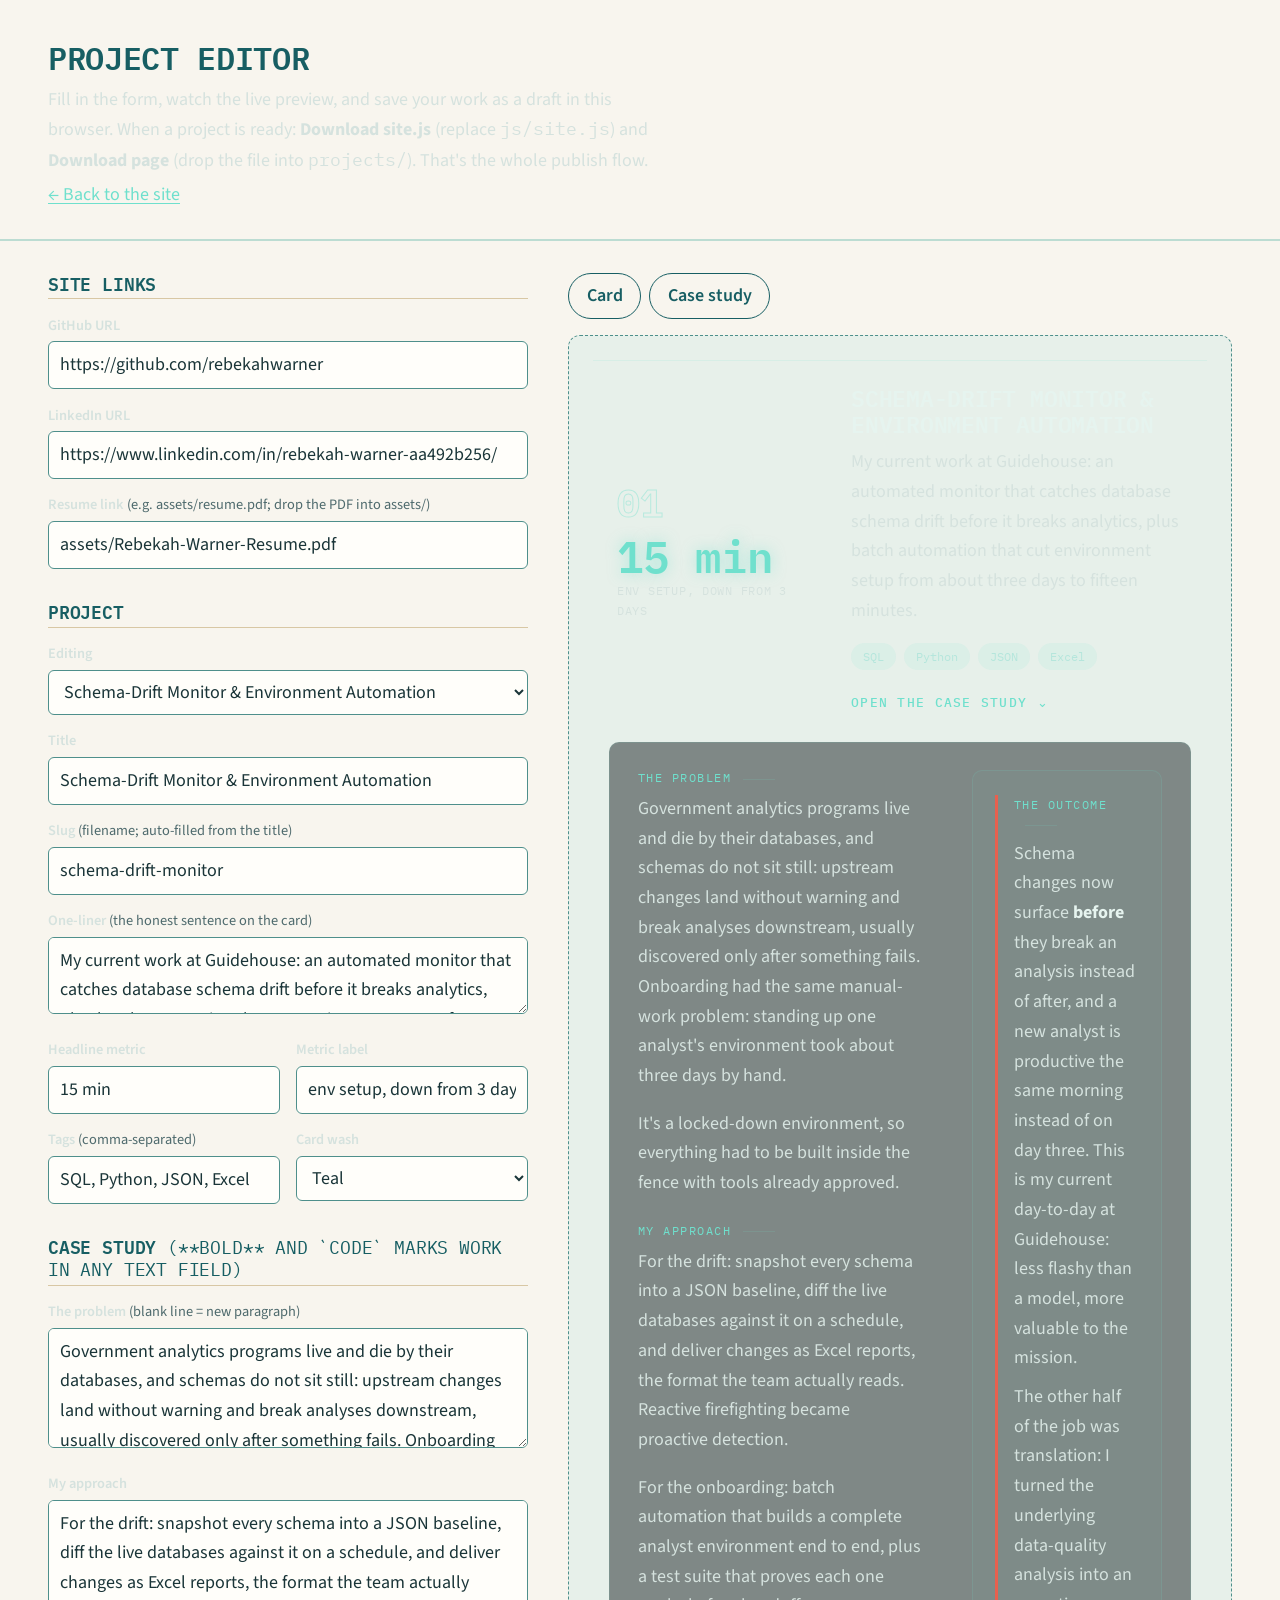
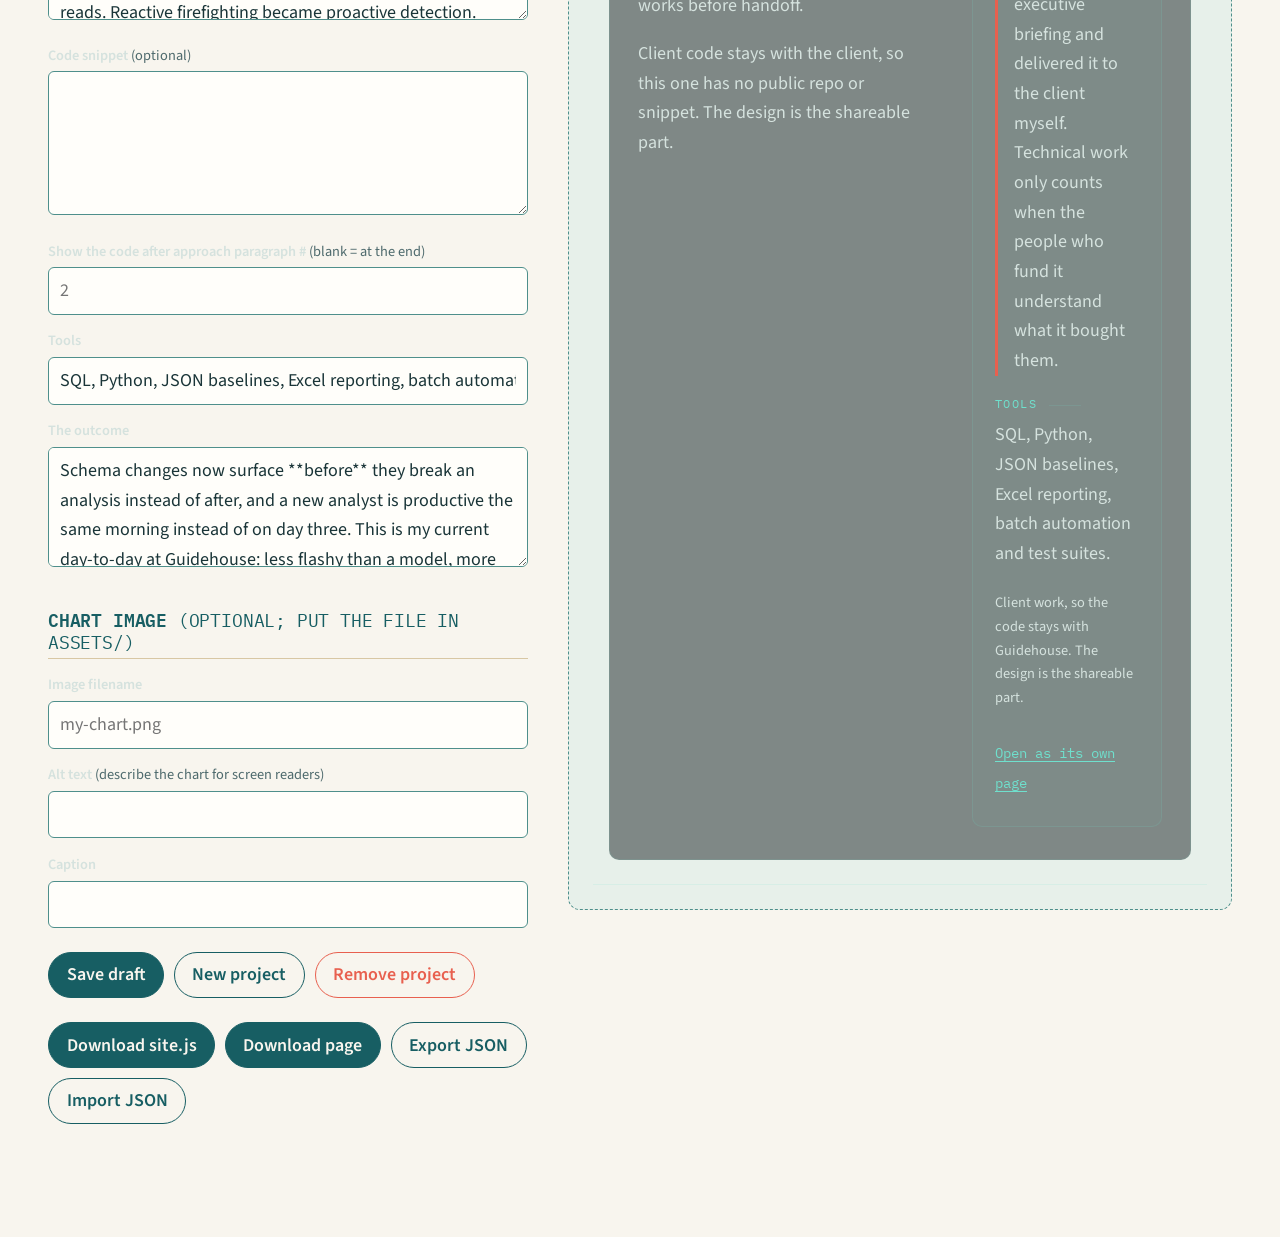
<file: editor.html>
<!DOCTYPE html>
<html lang="en">
<head>
  <meta charset="UTF-8">
  <meta name="viewport" content="width=device-width, initial-scale=1.0">
  <title>Project editor · Rebekah Warner</title>
  <meta name="robots" content="noindex">
  <link rel="preconnect" href="https://fonts.googleapis.com">
  <link rel="preconnect" href="https://fonts.gstatic.com" crossorigin>
  <link href="https://fonts.googleapis.com/css2?family=Fraunces:ital,opsz,wght@0,9..144,500;0,9..144,600;1,9..144,500&family=IBM+Plex+Mono:wght@400;500&family=Source+Sans+3:wght@400;600;700&display=swap" rel="stylesheet">
  <link rel="stylesheet" href="css/styles.css">
  <link rel="icon" href="data:image/svg+xml,<svg xmlns='http://www.w3.org/2000/svg' viewBox='0 0 100 100'><circle cx='50' cy='50' r='42' fill='%23E8604F'/><circle cx='38' cy='40' r='10' fill='%23F8F5EE'/></svg>">
</head>
<body class="editor-page">
  <header class="editor-top">
    <h1>Project editor</h1>
    <p>Fill in the form, watch the live preview, and save your work as a draft in this browser. When a project is ready: <strong>Download site.js</strong> (replace <code>js/site.js</code>) and <strong>Download page</strong> (drop the file into <code>projects/</code>). That's the whole publish flow.</p>
    <p><a href="index.html">&larr; Back to the site</a></p>
  </header>

  <main class="editor-main">
    <section class="editor-form" aria-label="Editor form">
      <h2>Site links</h2>
      <label for="f-github">GitHub URL</label>
      <input type="text" id="f-github" placeholder="https://github.com/yourname">
      <label for="f-linkedin">LinkedIn URL</label>
      <input type="text" id="f-linkedin" placeholder="https://www.linkedin.com/in/yourname">
      <label for="f-resume">Resume link <span class="hint">(e.g. assets/resume.pdf; drop the PDF into assets/)</span></label>
      <input type="text" id="f-resume" placeholder="assets/resume.pdf">

      <h2>Project</h2>
      <label for="f-picker">Editing</label>
      <select id="f-picker"></select>

      <label for="f-title">Title</label>
      <input type="text" id="f-title" placeholder="My New Project">

      <label for="f-slug">Slug <span class="hint">(filename; auto-filled from the title)</span></label>
      <input type="text" id="f-slug" placeholder="my-new-project">

      <label for="f-oneliner">One-liner <span class="hint">(the honest sentence on the card)</span></label>
      <textarea id="f-oneliner" style="min-height:4rem"></textarea>

      <div class="field-row">
        <div>
          <label for="f-metric-value">Headline metric</label>
          <input type="text" id="f-metric-value" placeholder="87%">
        </div>
        <div>
          <label for="f-metric-label">Metric label</label>
          <input type="text" id="f-metric-label" placeholder="validation accuracy">
        </div>
      </div>

      <div class="field-row">
        <div>
          <label for="f-tags">Tags <span class="hint">(comma-separated)</span></label>
          <input type="text" id="f-tags" placeholder="Python, pandas, seaborn">
        </div>
        <div>
          <label for="f-wash">Card wash</label>
          <select id="f-wash">
            <option value="wash-teal">Teal</option>
            <option value="wash-sand">Sand</option>
          </select>
        </div>
      </div>

      <h2>Case study <span class="hint" style="font-weight:400">(**bold** and `code` marks work in any text field)</span></h2>

      <label for="f-problem">The problem <span class="hint">(blank line = new paragraph)</span></label>
      <textarea id="f-problem"></textarea>

      <label for="f-approach">My approach</label>
      <textarea id="f-approach"></textarea>

      <label for="f-code">Code snippet <span class="hint">(optional)</span></label>
      <textarea id="f-code" class="code" spellcheck="false"></textarea>

      <label for="f-code-after">Show the code after approach paragraph # <span class="hint">(blank = at the end)</span></label>
      <input type="text" id="f-code-after" inputmode="numeric" placeholder="2">

      <label for="f-tools">Tools</label>
      <input type="text" id="f-tools" placeholder="Python, scikit-learn, NLTK.">

      <label for="f-outcome">The outcome</label>
      <textarea id="f-outcome"></textarea>

      <h2>Chart image <span class="hint" style="font-weight:400">(optional; put the file in assets/)</span></h2>
      <label for="f-img-file">Image filename</label>
      <input type="text" id="f-img-file" placeholder="my-chart.png">
      <label for="f-img-alt">Alt text <span class="hint">(describe the chart for screen readers)</span></label>
      <input type="text" id="f-img-alt">
      <label for="f-img-caption">Caption</label>
      <input type="text" id="f-img-caption">

      <div class="editor-actions">
        <button type="button" class="btn" id="b-save">Save draft</button>
        <button type="button" class="btn secondary" id="b-new">New project</button>
        <button type="button" class="btn danger" id="b-delete">Remove project</button>
      </div>
      <div class="editor-actions">
        <button type="button" class="btn" id="b-dl-site">Download site.js</button>
        <button type="button" class="btn" id="b-dl-page">Download page</button>
        <button type="button" class="btn secondary" id="b-export">Export JSON</button>
        <button type="button" class="btn secondary" id="b-import">Import JSON</button>
        <input type="file" id="f-import" accept=".json,application/json" hidden>
      </div>
      <p class="editor-status" id="status" aria-live="polite"></p>
    </section>

    <section class="editor-preview" aria-label="Live preview">
      <div class="preview-tabs">
        <button type="button" class="btn secondary" id="t-card" aria-pressed="true">Card</button>
        <button type="button" class="btn secondary" id="t-case" aria-pressed="false">Case study</button>
      </div>
      <div class="preview-pane" id="preview-card"></div>
      <div class="preview-pane" id="preview-case" hidden></div>
    </section>
  </main>

  <script src="js/site.js"></script>
  <script src="js/render.js"></script>
  <script src="js/editor.js"></script>
</body>
</html>
</file>
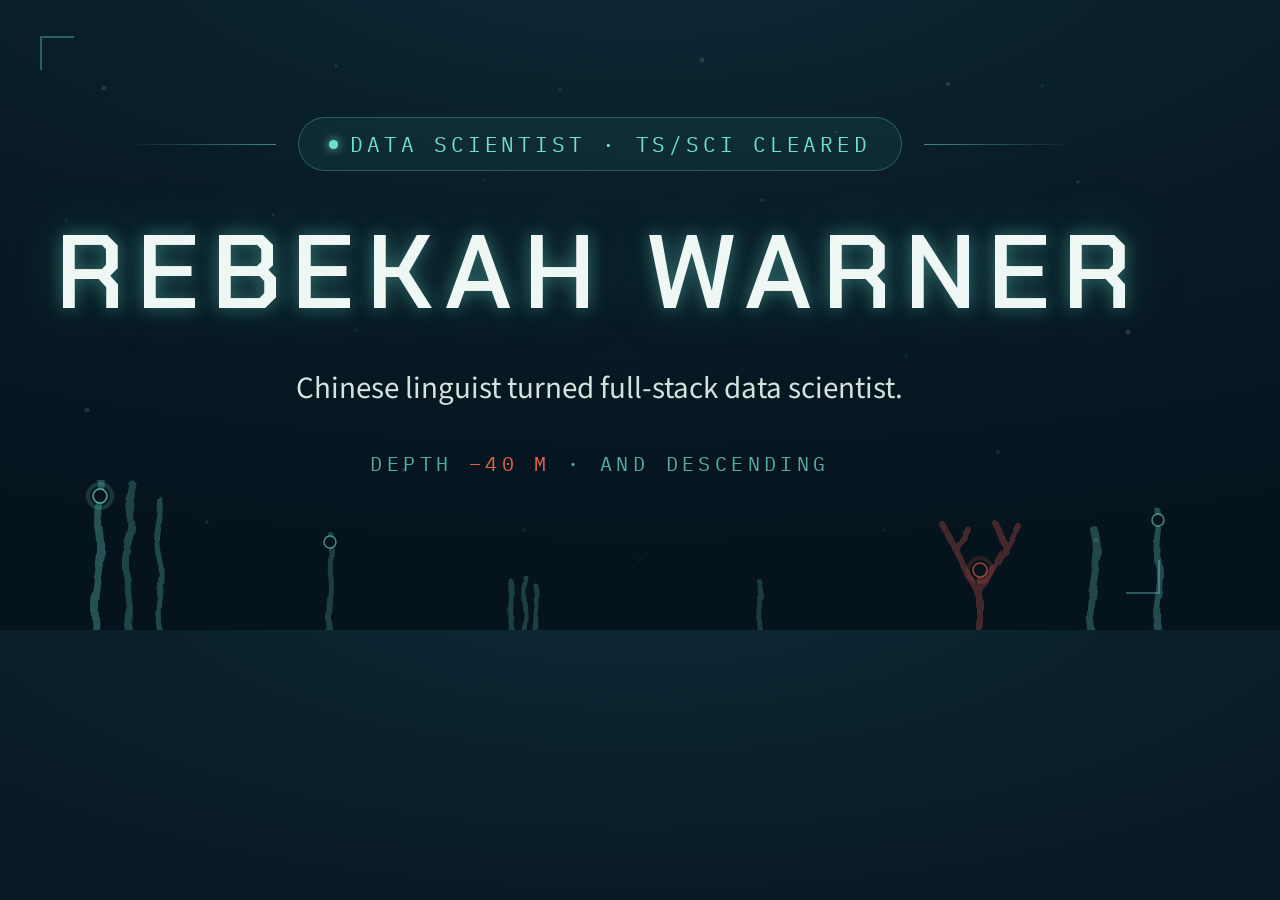
<file: assets/og-card.html>
<!DOCTYPE html>
<html lang="en">
<head>
<meta charset="UTF-8">
<title>OG card source — screenshot me at 1200×630</title>
<!-- Regenerate the preview image from the repo root with:
  "/Applications/Google Chrome.app/Contents/MacOS/Google Chrome" --headless \
    --window-size=1200,630 --hide-scrollbars --virtual-time-budget=4000 \
    --screenshot=assets/og-image.png assets/og-card.html
-->
<link rel="preconnect" href="https://fonts.googleapis.com">
<link rel="preconnect" href="https://fonts.gstatic.com" crossorigin>
<link href="https://fonts.googleapis.com/css2?family=Chakra+Petch:wght@600;700&family=IBM+Plex+Mono:wght@400;500&family=Source+Sans+3:wght@400;600&display=swap" rel="stylesheet">
<style>
  :root {
    --glow: #6FE0CD;
    --glow-soft: rgba(111, 224, 205, 0.55);
    --text-hi: #EFF7F4;
    --text-lo: #D5E2DE;
    --coral: #E8604F;
  }
  * { margin: 0; box-sizing: border-box; }
  body {
    width: 1200px;
    height: 630px;
    overflow: hidden;
    position: relative;
    background:
      radial-gradient(130% 100% at 50% -10%, #0E2B38 0%, #081C27 45%, #05131C 100%),
      #04101A;
    font-family: "Source Sans 3", sans-serif;
    display: flex;
    align-items: center;
    justify-content: center;
  }

  /* HUD corner ticks, same as the site's scenes */
  .tick { position: absolute; width: 34px; height: 34px; }
  .tick.tl { top: 36px; left: 40px; border-top: 2px solid rgba(111,224,205,0.35); border-left: 2px solid rgba(111,224,205,0.35); }
  .tick.br { bottom: 36px; right: 40px; border-bottom: 2px solid rgba(111,224,205,0.35); border-right: 2px solid rgba(111,224,205,0.35); }

  .inner { position: relative; text-align: center; z-index: 2; margin-top: -36px; }

  .chip-row { display: flex; align-items: center; justify-content: center; gap: 22px; margin-bottom: 34px; }
  .cue-line { width: 150px; height: 1px; background: linear-gradient(90deg, transparent, var(--glow-soft)); }
  .cue-line:last-child { background: linear-gradient(90deg, var(--glow-soft), transparent); }
  .chip {
    display: inline-flex;
    align-items: center;
    gap: 12px;
    font-family: "IBM Plex Mono", monospace;
    font-size: 21px;
    letter-spacing: 0.18em;
    color: var(--glow);
    border: 1px solid rgba(111, 224, 205, 0.28);
    background: rgba(111, 224, 205, 0.06);
    border-radius: 999px;
    padding: 12px 30px;
  }
  .dot { width: 9px; height: 9px; border-radius: 50%; background: var(--glow); box-shadow: 0 0 10px var(--glow); }

  h1 {
    font-family: "Chakra Petch", monospace;
    font-weight: 600;
    font-size: 104px;
    letter-spacing: 0.12em;
    text-transform: uppercase;
    color: var(--text-hi);
    text-shadow: 0 0 18px rgba(111, 224, 205, 0.45), 0 0 70px rgba(111, 224, 205, 0.2);
    margin: 0 0 26px;
    white-space: nowrap;
  }

  .line {
    font-size: 31px;
    color: var(--text-lo);
    margin-bottom: 40px;
  }

  .tele {
    font-family: "IBM Plex Mono", monospace;
    font-size: 20px;
    letter-spacing: 0.22em;
    color: rgba(111, 224, 205, 0.75);
    text-transform: uppercase;
  }
  .tele .coral-txt { color: var(--coral); }

  svg.reefline { position: absolute; left: 0; right: 0; bottom: 0; width: 100%; z-index: 1; }
</style>
</head>
<body>
  <div class="tick tl"></div>
  <div class="tick br"></div>

  <!-- Marine snow -->
  <svg width="1200" height="630" style="position:absolute;inset:0" aria-hidden="true">
    <g fill="#D5E2DE">
      <circle cx="104" cy="88" r="2.2" opacity="0.16"/><circle cx="273" cy="215" r="1.6" opacity="0.12"/>
      <circle cx="87" cy="410" r="2.6" opacity="0.14"/><circle cx="207" cy="522" r="1.8" opacity="0.11"/>
      <circle cx="336" cy="66" r="1.5" opacity="0.13"/><circle cx="404" cy="470" r="2.3" opacity="0.12"/>
      <circle cx="560" cy="90" r="1.7" opacity="0.10"/><circle cx="702" cy="60" r="2.4" opacity="0.15"/>
      <circle cx="836" cy="132" r="1.6" opacity="0.12"/><circle cx="948" cy="84" r="2.1" opacity="0.16"/>
      <circle cx="1078" cy="182" r="1.8" opacity="0.13"/><circle cx="1128" cy="332" r="2.5" opacity="0.14"/>
      <circle cx="998" cy="452" r="1.7" opacity="0.11"/><circle cx="1096" cy="540" r="2.2" opacity="0.13"/>
      <circle cx="640" cy="560" r="1.5" opacity="0.10"/><circle cx="484" cy="180" r="1.4" opacity="0.09"/>
    </g>
    <g fill="#6FE0CD">
      <circle cx="176" cy="300" r="1.8" opacity="0.14"/><circle cx="356" cy="330" r="1.4" opacity="0.11"/>
      <circle cx="762" cy="200" r="1.9" opacity="0.13"/><circle cx="906" cy="356" r="1.5" opacity="0.11"/>
      <circle cx="1042" cy="86" r="1.4" opacity="0.12"/><circle cx="66" cy="220" r="1.6" opacity="0.12"/>
      <circle cx="524" cy="530" r="1.8" opacity="0.12"/><circle cx="884" cy="530" r="1.6" opacity="0.10"/>
    </g>
  </svg>

  <!-- The reef along the bottom, kelp and glowing nodes -->
  <svg class="reefline" viewBox="0 0 1200 150" aria-hidden="true">
    <defs>
      <filter id="wc" x="-20%" y="-20%" width="140%" height="140%">
        <feTurbulence type="fractalNoise" baseFrequency="0.045" numOctaves="2" seed="4" result="n"/>
        <feDisplacementMap in="SourceGraphic" in2="n" scale="7"/>
      </filter>
      <radialGradient id="bed" cx="0.5" cy="1">
        <stop offset="0" stop-color="#6FE0CD" stop-opacity="0.10"/>
        <stop offset="1" stop-color="#6FE0CD" stop-opacity="0"/>
      </radialGradient>
    </defs>
    <ellipse cx="600" cy="158" rx="560" ry="34" fill="url(#bed)"/>
    <g filter="url(#wc)" fill="none" stroke-linecap="round" stroke="#6FE0CD">
      <path d="M96 150 C90 108 108 82 98 42 C94 24 104 8 100 -6" stroke-width="8" opacity="0.30"/>
      <path d="M128 150 C134 118 118 92 130 56 C136 36 126 20 132 4" stroke-width="7" opacity="0.24"/>
      <path d="M160 150 C154 122 168 100 158 68 C154 50 164 36 160 20" stroke-width="6" opacity="0.26"/>
      <path d="M512 150 C508 130 514 116 510 100 M524 150 C528 128 520 118 526 98 M536 150 C534 134 540 122 536 106" stroke-width="5" opacity="0.22"/>
      <path d="M980 150 L980 90 M980 118 L956 70 M980 108 L1006 68 M956 70 L944 46 M956 70 L968 50 M1006 68 L1018 46 M1006 68 L996 44" stroke-width="6" opacity="0.28" stroke="#E8604F"/>
      <path d="M1272 150 C1266 112 1284 88 1274 50" stroke-width="8" opacity="0.26" transform="translate(-180 0)"/>
      <path d="M1338 150 C1332 126 1346 106 1338 78 C1334 62 1342 48 1338 32" stroke-width="7" opacity="0.28" transform="translate(-180 0)"/>
      <path d="M330 150 C326 128 334 112 330 94 C328 80 334 68 330 54" stroke-width="6" opacity="0.22"/>
      <path d="M760 150 C756 132 764 118 760 102" stroke-width="6" opacity="0.20"/>
    </g>
    <!-- glowing polyps -->
    <g>
      <circle cx="100" cy="16" r="7" fill="#06141D" stroke="#6FE0CD" stroke-opacity="0.7" stroke-width="1.6"/>
      <circle cx="100" cy="16" r="12" fill="none" stroke="#6FE0CD" stroke-opacity="0.18" stroke-width="4"/>
      <circle cx="330" cy="62" r="6" fill="#06141D" stroke="#6FE0CD" stroke-opacity="0.6" stroke-width="1.5"/>
      <circle cx="980" cy="90" r="7" fill="#06141D" stroke="#E8604F" stroke-opacity="0.65" stroke-width="1.6"/>
      <circle cx="980" cy="90" r="12" fill="none" stroke="#E8604F" stroke-opacity="0.16" stroke-width="4"/>
      <circle cx="1158" cy="40" r="6" fill="#06141D" stroke="#6FE0CD" stroke-opacity="0.6" stroke-width="1.5"/>
    </g>
  </svg>

  <div class="inner">
    <div class="chip-row">
      <span class="cue-line"></span>
      <span class="chip"><span class="dot"></span>DATA SCIENTIST · TS/SCI CLEARED</span>
      <span class="cue-line"></span>
    </div>
    <h1>Rebekah Warner</h1>
    <p class="line">Chinese linguist turned full-stack data scientist.</p>
    <p class="tele">DEPTH <span class="coral-txt">−40 M</span> · AND DESCENDING</p>
  </div>
</body>
</html>
</file>
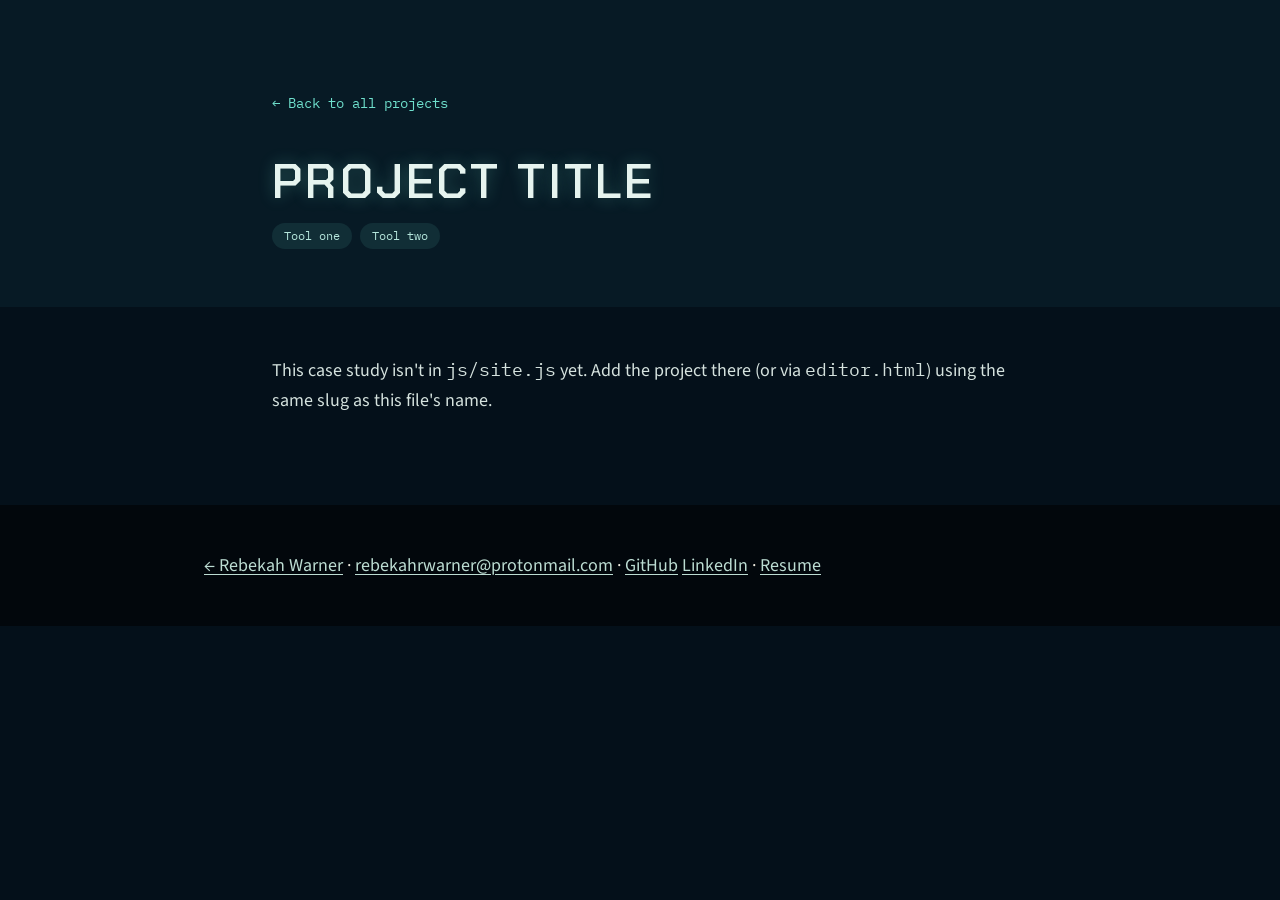
<file: projects/_template.html>
<!DOCTYPE html>
<html lang="en">
<head>
  <meta charset="UTF-8">
  <meta name="viewport" content="width=device-width, initial-scale=1.0">
  <!-- Easiest path: use editor.html; it generates this file for you.
       By hand: save a copy as <slug>.html (matching the slug in js/site.js),
       replace PROJECT TITLE / the description / THE-SLUG below. -->
  <title>PROJECT TITLE · Rebekah Warner</title>
  <meta name="description" content="Case study: one-sentence description of the project.">
  <meta property="og:type" content="article">
  <meta property="og:title" content="PROJECT TITLE · Rebekah Warner">
  <meta property="og:description" content="One-sentence description of the project.">
  <meta property="og:image" content="https://rebekahwarner.github.io/assets/og-image.png">
  <link rel="preconnect" href="https://fonts.googleapis.com">
  <link rel="preconnect" href="https://fonts.gstatic.com" crossorigin>
  <link href="https://fonts.googleapis.com/css2?family=Chakra+Petch:wght@500;600;700&family=IBM+Plex+Mono:wght@400;500&family=Source+Sans+3:wght@400;600;700&display=swap" rel="stylesheet">
  <link rel="stylesheet" href="../css/styles.css">
  <link rel="icon" href="data:image/svg+xml,<svg xmlns='http://www.w3.org/2000/svg' viewBox='0 0 100 100'><circle cx='50' cy='50' r='42' fill='%23175E63'/><circle cx='38' cy='40' r='10' fill='%23BCDCD2'/></svg>">
</head>
<body class="case-study">
  <header class="case-header">
    <div class="section-inner">
      <a class="back-link" href="../index.html#projects">&larr; Back to all projects</a>
      <h1>PROJECT TITLE</h1>
      <ul class="tags">
        <li>Tool one</li><li>Tool two</li>
      </ul>
    </div>
  </header>

  <!-- Body content renders from the matching slug in js/site.js. -->
  <main class="case-body" data-case="THE-SLUG">
    <div class="section-inner">
      <!-- BUILD:case-study:start -->
      <!-- BUILD:case-study:end -->
    </div>
  </main>

  <footer class="case-footer">
    <div class="section-inner">
      <p><a href="../index.html">&larr; Rebekah Warner</a> &middot; <a href="mailto:rebekahrwarner@protonmail.com">rebekahrwarner@protonmail.com</a> &middot; <a data-social="github" href="https://github.com/rebekahwarner" rel="me noopener noreferrer" target="_blank">GitHub</a> <a data-social="linkedin" href="https://www.linkedin.com/in/rebekah-warner-aa492b256/" rel="me noopener noreferrer" target="_blank">LinkedIn</a> &middot; <a data-social="resume" href="../assets/Rebekah-Warner-Resume.pdf" target="_blank" rel="noopener noreferrer">Resume</a></p>
    </div>
  </footer>

  <script src="../js/site.js"></script>
  <script src="../js/render.js"></script>
  <script src="../js/main.js"></script>
</body>
</html>
</file>
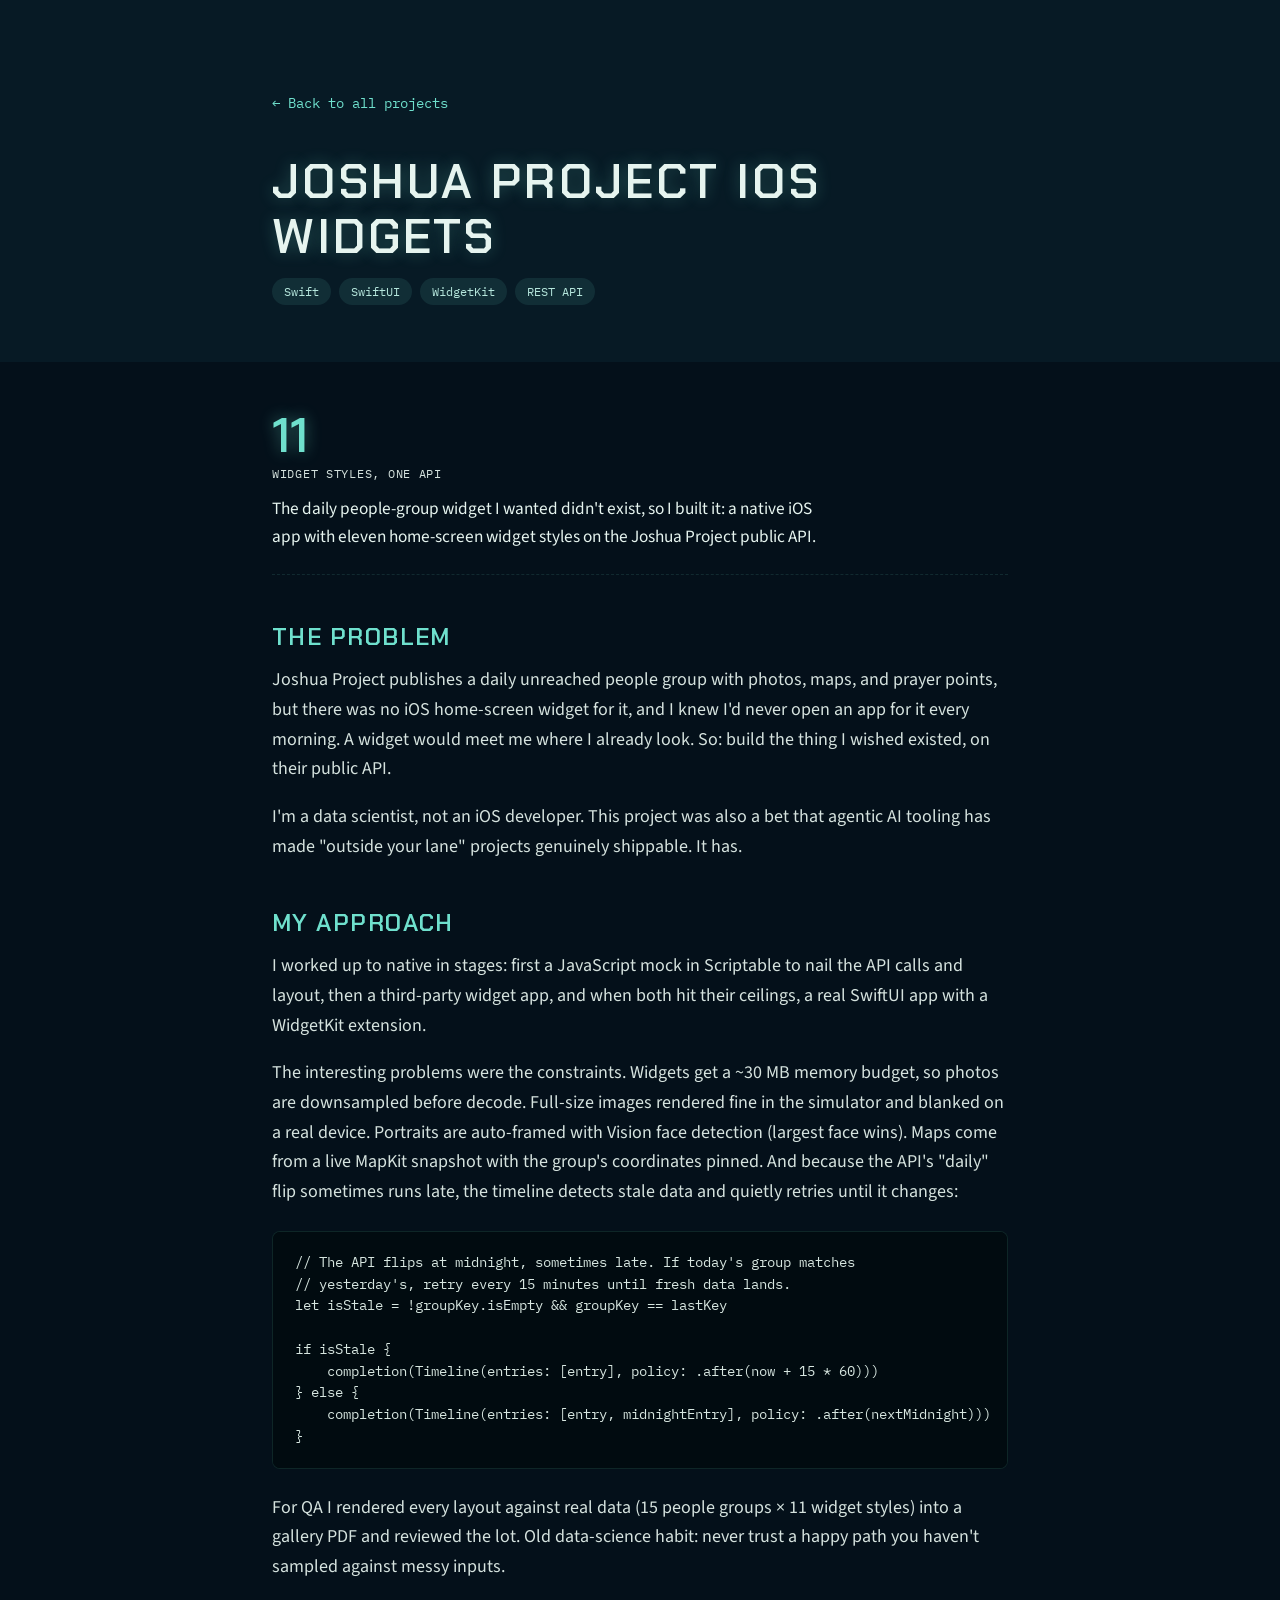
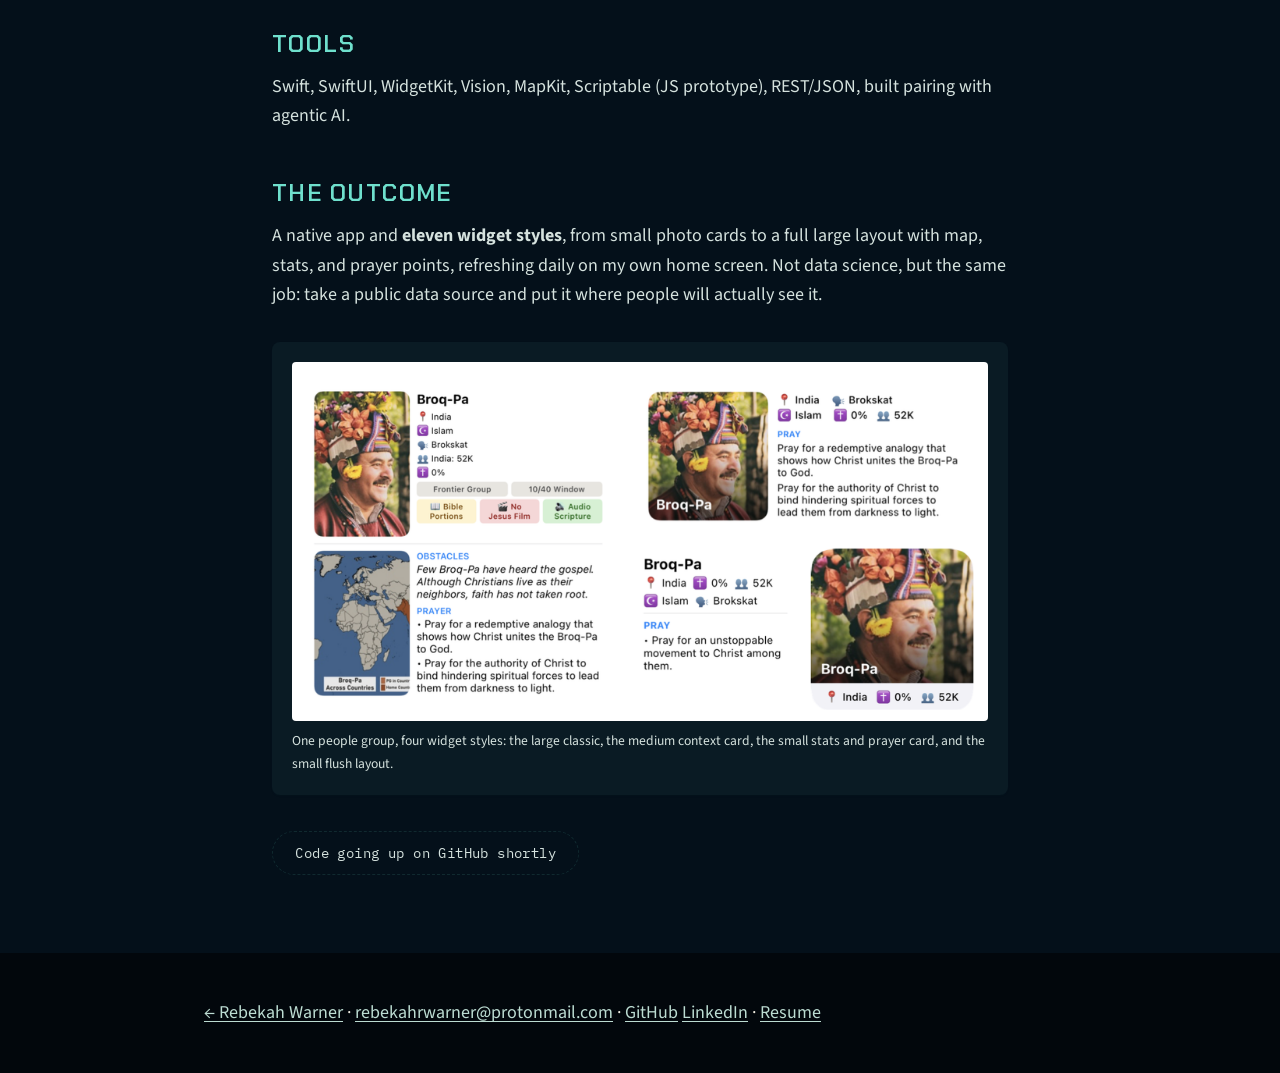
<file: projects/joshua-project-widget.html>
<!DOCTYPE html>
<html lang="en">
<head>
  <meta charset="UTF-8">
  <meta name="viewport" content="width=device-width, initial-scale=1.0">
  <title>Joshua Project iOS Widgets · Rebekah Warner</title>
  <meta name="description" content="Case study: a native iOS app with eleven home-screen widget styles built on the Joshua Project public API, from Scriptable prototype to SwiftUI and WidgetKit.">
  <meta property="og:type" content="article">
  <meta property="og:title" content="Joshua Project iOS Widgets · Rebekah Warner">
  <meta property="og:description" content="The daily people-group widget I wanted didn't exist, so I built it: a native iOS app with eleven widget styles on a public API.">
  <meta property="og:image" content="https://rebekahwarner.github.io/assets/og-image.png">
  <link rel="preconnect" href="https://fonts.googleapis.com">
  <link rel="preconnect" href="https://fonts.gstatic.com" crossorigin>
  <link href="https://fonts.googleapis.com/css2?family=Chakra+Petch:wght@500;600;700&family=IBM+Plex+Mono:wght@400;500&family=Source+Sans+3:wght@400;600;700&display=swap" rel="stylesheet">
  <link rel="stylesheet" href="../css/styles.css">
  <link rel="icon" href="data:image/svg+xml,<svg xmlns='http://www.w3.org/2000/svg' viewBox='0 0 100 100'><circle cx='50' cy='50' r='42' fill='%23175E63'/><circle cx='38' cy='40' r='10' fill='%23BCDCD2'/></svg>">
</head>
<body class="case-study">
  <header class="case-header">
    <div class="section-inner">
      <a class="back-link" href="../index.html#projects">&larr; Back to all projects</a>
      <h1>Joshua Project iOS Widgets</h1>
      <ul class="tags">
        <li>Swift</li><li>SwiftUI</li><li>WidgetKit</li><li>REST API</li>
      </ul>
    </div>
  </header>

  <!-- Case study below is generated by build.js from js/site.js, so the
       card, the expanded view, and this page never drift apart. Edit the
       data there and run `node build.js`, not this block by hand. -->
  <main class="case-body" data-case="joshua-project-widget">
    <div class="section-inner">
      <!-- BUILD:case-study:start -->
<!-- Generated by build.js from js/site.js. Edit that file, not this block. -->
<div class="case-metrics"><p class="case-metric"><strong>11</strong><span>widget styles, one API</span></p><p class="case-oneliner">The daily people-group widget I wanted didn&#39;t exist, so I built it: a native iOS app with eleven home-screen widget styles on the Joshua Project public API.</p></div><h2>The problem</h2><p>Joshua Project publishes a daily unreached people group with photos, maps, and prayer points, but there was no iOS home-screen widget for it, and I knew I&#39;d never open an app for it every morning. A widget would meet me where I already look. So: build the thing I wished existed, on their public API.</p><p>I&#39;m a data scientist, not an iOS developer. This project was also a bet that agentic AI tooling has made &quot;outside your lane&quot; projects genuinely shippable. It has.</p><h2>My approach</h2><p>I worked up to native in stages: first a JavaScript mock in Scriptable to nail the API calls and layout, then a third-party widget app, and when both hit their ceilings, a real SwiftUI app with a WidgetKit extension.</p><p>The interesting problems were the constraints. Widgets get a ~30 MB memory budget, so photos are downsampled before decode. Full-size images rendered fine in the simulator and blanked on a real device. Portraits are auto-framed with Vision face detection (largest face wins). Maps come from a live MapKit snapshot with the group&#39;s coordinates pinned. And because the API&#39;s &quot;daily&quot; flip sometimes runs late, the timeline detects stale data and quietly retries until it changes:</p><pre><code>// The API flips at midnight, sometimes late. If today&#39;s group matches
// yesterday&#39;s, retry every 15 minutes until fresh data lands.
let isStale = !groupKey.isEmpty &amp;&amp; groupKey == lastKey

if isStale {
    completion(Timeline(entries: [entry], policy: .after(now + 15 * 60)))
} else {
    completion(Timeline(entries: [entry, midnightEntry], policy: .after(nextMidnight)))
}</code></pre><p>For QA I rendered every layout against real data (15 people groups × 11 widget styles) into a gallery PDF and reviewed the lot. Old data-science habit: never trust a happy path you haven&#39;t sampled against messy inputs.</p><h2>Tools</h2><p>Swift, SwiftUI, WidgetKit, Vision, MapKit, Scriptable (JS prototype), REST/JSON, built pairing with agentic AI.</p><h2>The outcome</h2><p>A native app and <strong>eleven widget styles</strong>, from small photo cards to a full large layout with map, stats, and prayer points, refreshing daily on my own home screen. Not data science, but the same job: take a public data source and put it where people will actually see it.</p><figure><img src="../assets/joshua-project-widgets.png" alt="One people group, the Broq-Pa of India, shown across four widget styles: the large classic layout with photo, stats, badges, map, and prayer points; a medium context card; a small stats-and-prayer card; and a small photo-flush card" loading="lazy"><figcaption>One people group, four widget styles: the large classic, the medium context card, the small stats and prayer card, and the small flush layout.</figcaption></figure><div class="case-cta"><span class="cta-button cta-pending">Code going up on GitHub shortly</span></div>
<!-- BUILD:case-study:end -->
    </div>
  </main>

  <footer class="case-footer">
    <div class="section-inner">
      <p><a href="../index.html">&larr; Rebekah Warner</a> &middot; <a href="mailto:rebekahrwarner@protonmail.com">rebekahrwarner@protonmail.com</a> &middot; <a data-social="github" href="https://github.com/rebekahwarner" rel="me noopener noreferrer" target="_blank">GitHub</a> <a data-social="linkedin" href="https://www.linkedin.com/in/rebekah-warner-aa492b256/" rel="me noopener noreferrer" target="_blank">LinkedIn</a> &middot; <a data-social="resume" href="../assets/Rebekah-Warner-Resume.pdf" target="_blank" rel="noopener noreferrer">Resume</a></p>
    </div>
  </footer>

  <script src="../js/site.js"></script>
  <script src="../js/render.js"></script>
  <script src="../js/main.js"></script>
</body>
</html>
</file>
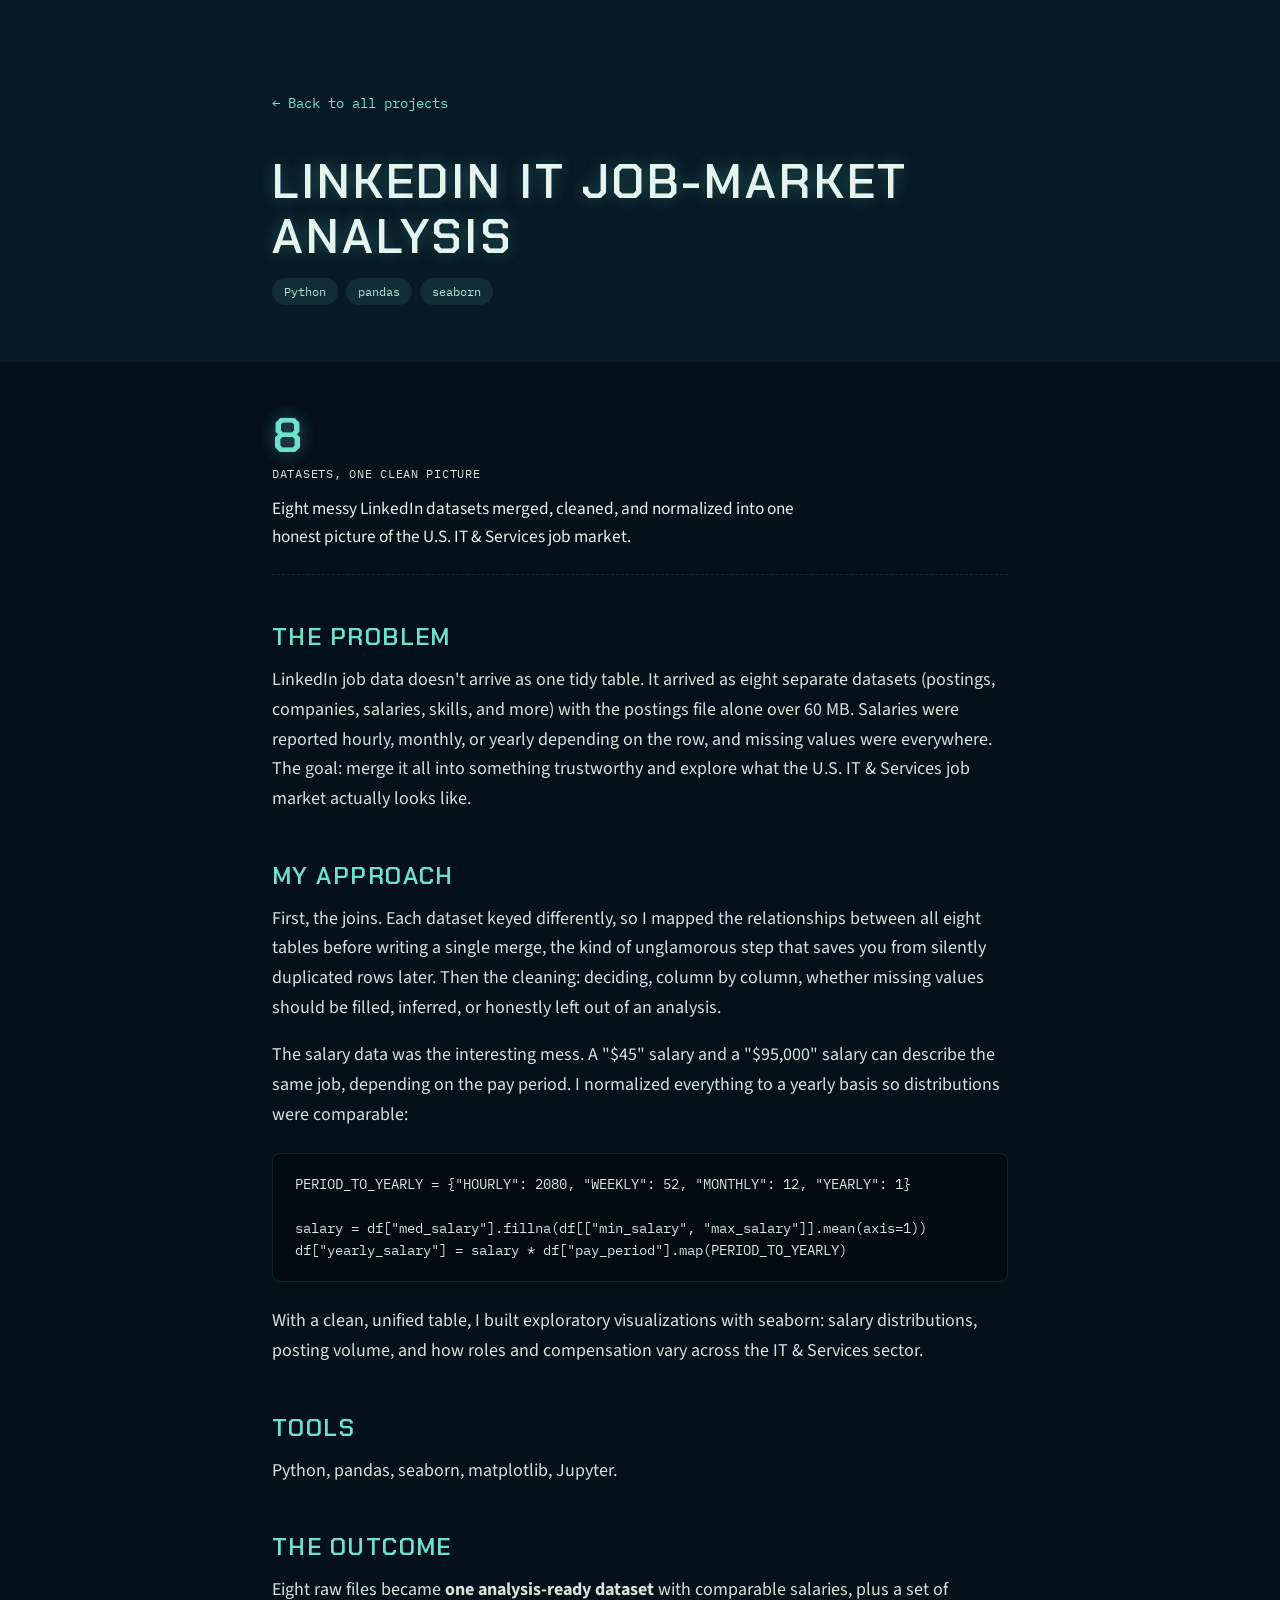
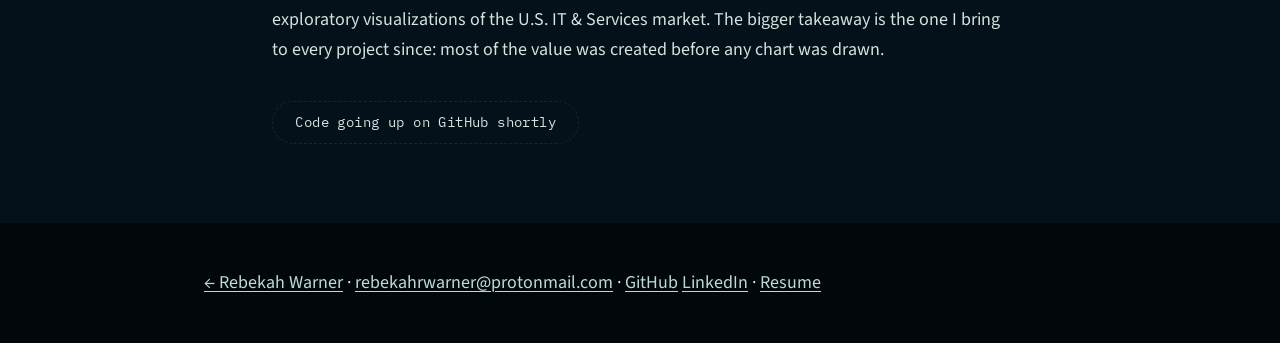
<file: projects/linkedin-job-market.html>
<!DOCTYPE html>
<html lang="en">
<head>
  <meta charset="UTF-8">
  <meta name="viewport" content="width=device-width, initial-scale=1.0">
  <title>LinkedIn IT Job-Market Analysis · Rebekah Warner</title>
  <meta name="description" content="Case study: merging and cleaning eight LinkedIn datasets, including a 60+ MB postings file, into an honest exploratory picture of the U.S. IT & Services job market.">
  <meta property="og:type" content="article">
  <meta property="og:title" content="LinkedIn IT Job-Market Analysis · Rebekah Warner">
  <meta property="og:description" content="Eight messy LinkedIn datasets merged, cleaned, and normalized into one honest picture of the U.S. IT & Services job market.">
  <meta property="og:image" content="https://rebekahwarner.github.io/assets/og-image.png">
  <link rel="preconnect" href="https://fonts.googleapis.com">
  <link rel="preconnect" href="https://fonts.gstatic.com" crossorigin>
  <link href="https://fonts.googleapis.com/css2?family=Chakra+Petch:wght@500;600;700&family=IBM+Plex+Mono:wght@400;500&family=Source+Sans+3:wght@400;600;700&display=swap" rel="stylesheet">
  <link rel="stylesheet" href="../css/styles.css">
  <link rel="icon" href="data:image/svg+xml,<svg xmlns='http://www.w3.org/2000/svg' viewBox='0 0 100 100'><circle cx='50' cy='50' r='42' fill='%23175E63'/><circle cx='38' cy='40' r='10' fill='%23BCDCD2'/></svg>">
</head>
<body class="case-study">
  <header class="case-header">
    <div class="section-inner">
      <a class="back-link" href="../index.html#projects">&larr; Back to all projects</a>
      <h1>LinkedIn IT Job-Market Analysis</h1>
      <ul class="tags">
        <li>Python</li><li>pandas</li><li>seaborn</li>
      </ul>
    </div>
  </header>

  <!-- Case study below is generated by build.js from js/site.js, so the
       card, the expanded view, and this page never drift apart. Edit the
       data there and run `node build.js`, not this block by hand. -->
  <main class="case-body" data-case="linkedin-job-market">
    <div class="section-inner">
      <!-- BUILD:case-study:start -->
<!-- Generated by build.js from js/site.js. Edit that file, not this block. -->
<div class="case-metrics"><p class="case-metric"><strong>8</strong><span>datasets, one clean picture</span></p><p class="case-oneliner">Eight messy LinkedIn datasets merged, cleaned, and normalized into one honest picture of the U.S. IT &amp; Services job market.</p></div><h2>The problem</h2><p>LinkedIn job data doesn&#39;t arrive as one tidy table. It arrived as eight separate datasets (postings, companies, salaries, skills, and more) with the postings file alone over 60 MB. Salaries were reported hourly, monthly, or yearly depending on the row, and missing values were everywhere. The goal: merge it all into something trustworthy and explore what the U.S. IT &amp; Services job market actually looks like.</p><h2>My approach</h2><p>First, the joins. Each dataset keyed differently, so I mapped the relationships between all eight tables before writing a single merge, the kind of unglamorous step that saves you from silently duplicated rows later. Then the cleaning: deciding, column by column, whether missing values should be filled, inferred, or honestly left out of an analysis.</p><p>The salary data was the interesting mess. A &quot;$45&quot; salary and a &quot;$95,000&quot; salary can describe the same job, depending on the pay period. I normalized everything to a yearly basis so distributions were comparable:</p><pre><code>PERIOD_TO_YEARLY = {&quot;HOURLY&quot;: 2080, &quot;WEEKLY&quot;: 52, &quot;MONTHLY&quot;: 12, &quot;YEARLY&quot;: 1}

salary = df[&quot;med_salary&quot;].fillna(df[[&quot;min_salary&quot;, &quot;max_salary&quot;]].mean(axis=1))
df[&quot;yearly_salary&quot;] = salary * df[&quot;pay_period&quot;].map(PERIOD_TO_YEARLY)</code></pre><p>With a clean, unified table, I built exploratory visualizations with seaborn: salary distributions, posting volume, and how roles and compensation vary across the IT &amp; Services sector.</p><h2>Tools</h2><p>Python, pandas, seaborn, matplotlib, Jupyter.</p><h2>The outcome</h2><p>Eight raw files became <strong>one analysis-ready dataset</strong> with comparable salaries, plus a set of exploratory visualizations of the U.S. IT &amp; Services market. The bigger takeaway is the one I bring to every project since: most of the value was created before any chart was drawn.</p><div class="case-cta"><span class="cta-button cta-pending">Code going up on GitHub shortly</span></div>
<!-- BUILD:case-study:end -->
    </div>
  </main>

  <footer class="case-footer">
    <div class="section-inner">
      <p><a href="../index.html">&larr; Rebekah Warner</a> &middot; <a href="mailto:rebekahrwarner@protonmail.com">rebekahrwarner@protonmail.com</a> &middot; <a data-social="github" href="https://github.com/rebekahwarner" rel="me noopener noreferrer" target="_blank">GitHub</a> <a data-social="linkedin" href="https://www.linkedin.com/in/rebekah-warner-aa492b256/" rel="me noopener noreferrer" target="_blank">LinkedIn</a> &middot; <a data-social="resume" href="../assets/Rebekah-Warner-Resume.pdf" target="_blank" rel="noopener noreferrer">Resume</a></p>
    </div>
  </footer>

  <script src="../js/site.js"></script>
  <script src="../js/render.js"></script>
  <script src="../js/main.js"></script>
</body>
</html>
</file>
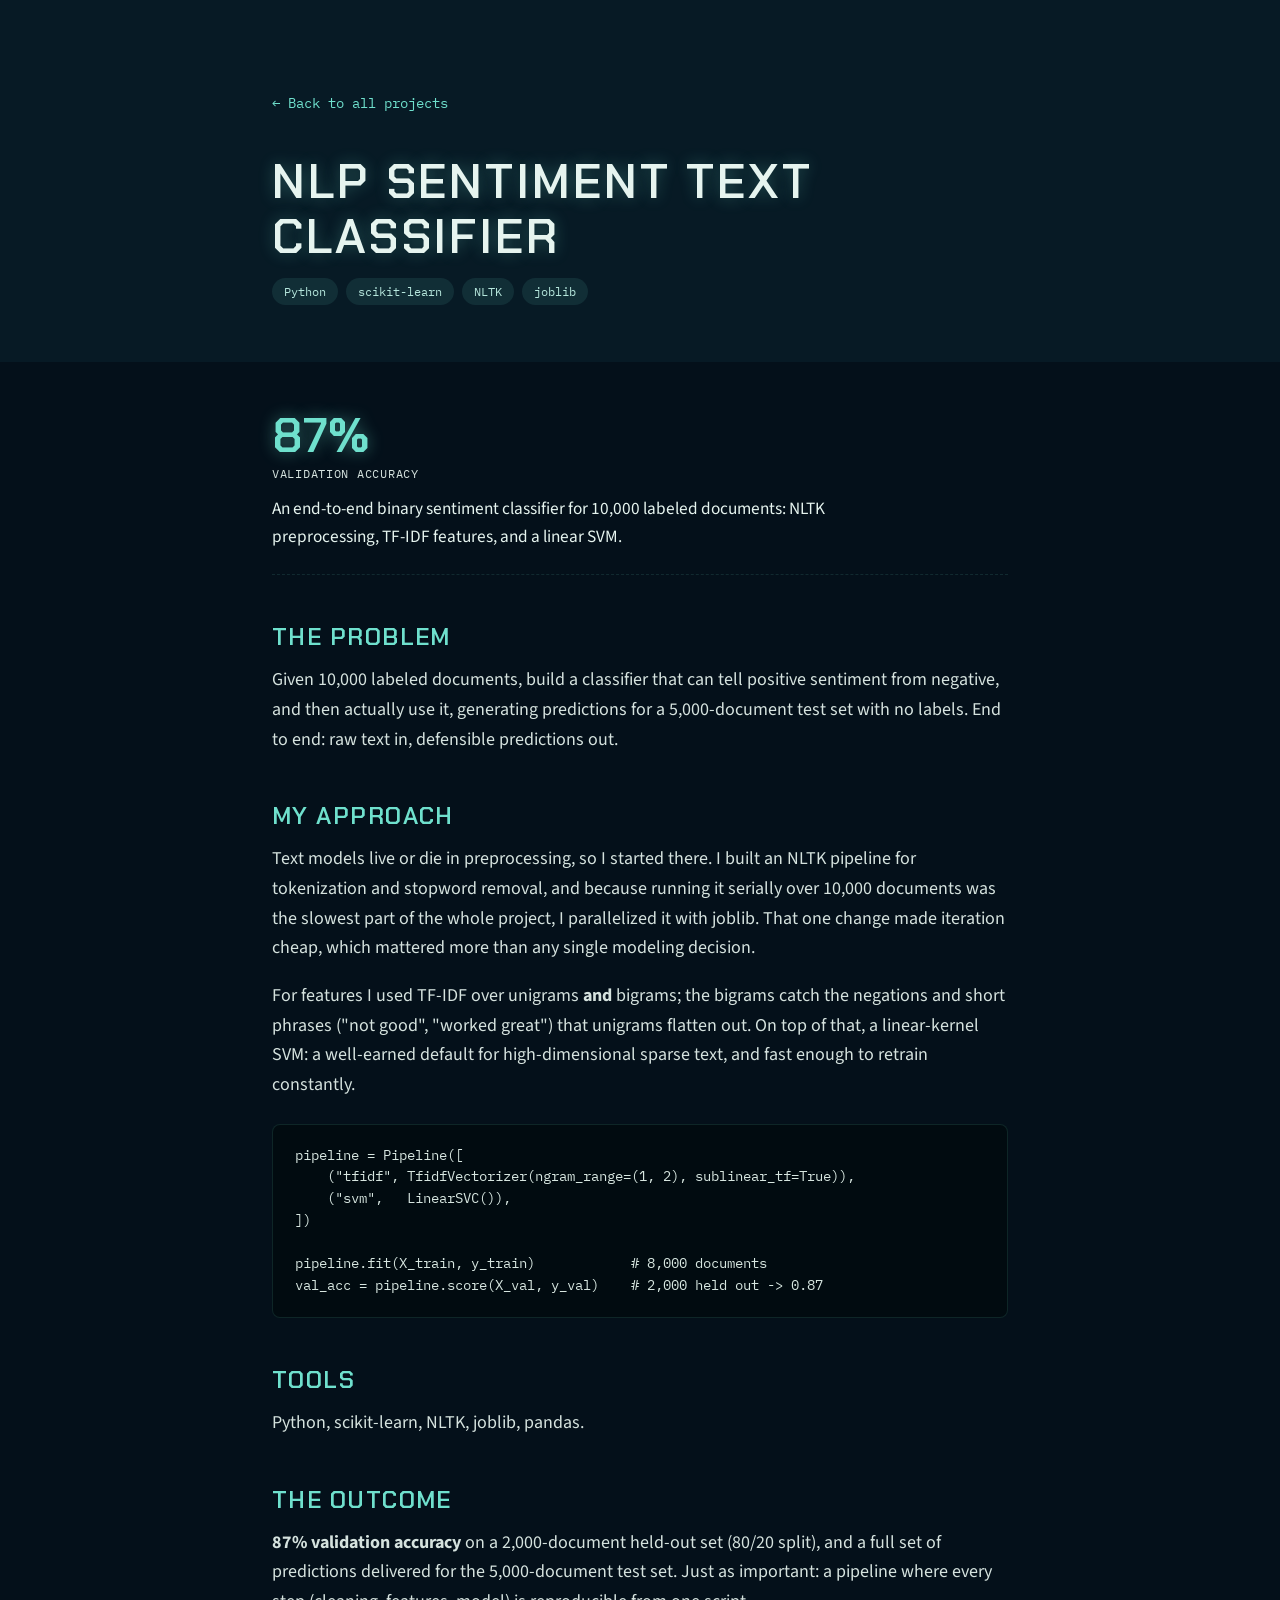
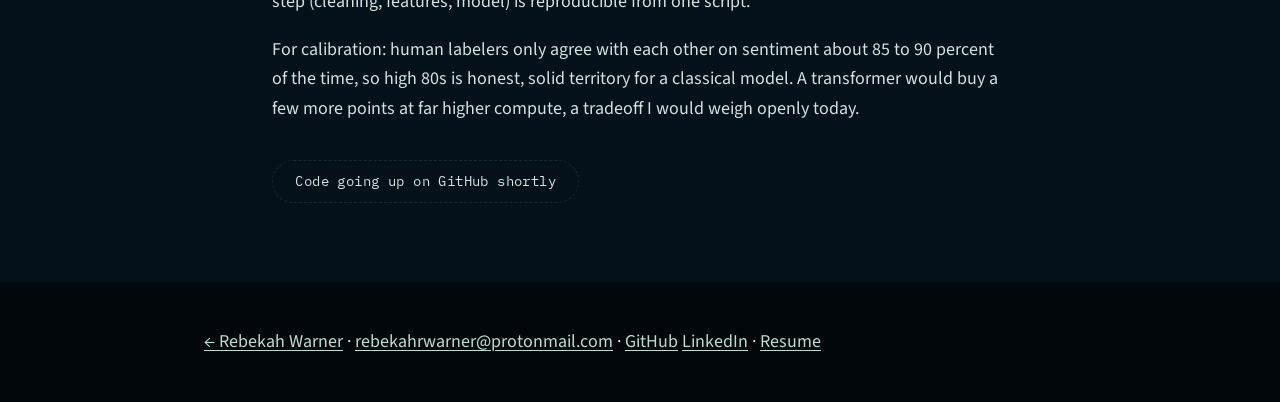
<file: projects/nlp-sentiment-classifier.html>
<!DOCTYPE html>
<html lang="en">
<head>
  <meta charset="UTF-8">
  <meta name="viewport" content="width=device-width, initial-scale=1.0">
  <title>NLP Sentiment Text Classifier · Rebekah Warner</title>
  <meta name="description" content="Case study: an end-to-end binary sentiment classifier on 10,000 labeled documents with NLTK, TF-IDF features, and a linear SVM: 87% validation accuracy.">
  <meta property="og:type" content="article">
  <meta property="og:title" content="NLP Sentiment Text Classifier · Rebekah Warner">
  <meta property="og:description" content="An end-to-end binary sentiment classifier: NLTK preprocessing, TF-IDF features, linear SVM, 87% validation accuracy.">
  <meta property="og:image" content="https://rebekahwarner.github.io/assets/og-image.png">
  <link rel="preconnect" href="https://fonts.googleapis.com">
  <link rel="preconnect" href="https://fonts.gstatic.com" crossorigin>
  <link href="https://fonts.googleapis.com/css2?family=Chakra+Petch:wght@500;600;700&family=IBM+Plex+Mono:wght@400;500&family=Source+Sans+3:wght@400;600;700&display=swap" rel="stylesheet">
  <link rel="stylesheet" href="../css/styles.css">
  <link rel="icon" href="data:image/svg+xml,<svg xmlns='http://www.w3.org/2000/svg' viewBox='0 0 100 100'><circle cx='50' cy='50' r='42' fill='%23175E63'/><circle cx='38' cy='40' r='10' fill='%23BCDCD2'/></svg>">
</head>
<body class="case-study">
  <header class="case-header">
    <div class="section-inner">
      <a class="back-link" href="../index.html#projects">&larr; Back to all projects</a>
      <h1>NLP Sentiment Text Classifier</h1>
      <ul class="tags">
        <li>Python</li><li>scikit-learn</li><li>NLTK</li><li>joblib</li>
      </ul>
    </div>
  </header>

  <!-- Case study below is generated by build.js from js/site.js, so the
       card, the expanded view, and this page never drift apart. Edit the
       data there and run `node build.js`, not this block by hand. -->
  <main class="case-body" data-case="nlp-sentiment-classifier">
    <div class="section-inner">
      <!-- BUILD:case-study:start -->
<!-- Generated by build.js from js/site.js. Edit that file, not this block. -->
<div class="case-metrics"><p class="case-metric"><strong>87%</strong><span>validation accuracy</span></p><p class="case-oneliner">An end-to-end binary sentiment classifier for 10,000 labeled documents: NLTK preprocessing, TF-IDF features, and a linear SVM.</p></div><h2>The problem</h2><p>Given 10,000 labeled documents, build a classifier that can tell positive sentiment from negative, and then actually use it, generating predictions for a 5,000-document test set with no labels. End to end: raw text in, defensible predictions out.</p><h2>My approach</h2><p>Text models live or die in preprocessing, so I started there. I built an NLTK pipeline for tokenization and stopword removal, and because running it serially over 10,000 documents was the slowest part of the whole project, I parallelized it with joblib. That one change made iteration cheap, which mattered more than any single modeling decision.</p><p>For features I used TF-IDF over unigrams <strong>and</strong> bigrams; the bigrams catch the negations and short phrases (&quot;not good&quot;, &quot;worked great&quot;) that unigrams flatten out. On top of that, a linear-kernel SVM: a well-earned default for high-dimensional sparse text, and fast enough to retrain constantly.</p><pre><code>pipeline = Pipeline([
    (&quot;tfidf&quot;, TfidfVectorizer(ngram_range=(1, 2), sublinear_tf=True)),
    (&quot;svm&quot;,   LinearSVC()),
])

pipeline.fit(X_train, y_train)            # 8,000 documents
val_acc = pipeline.score(X_val, y_val)    # 2,000 held out -&gt; 0.87</code></pre><h2>Tools</h2><p>Python, scikit-learn, NLTK, joblib, pandas.</p><h2>The outcome</h2><p><strong>87% validation accuracy</strong> on a 2,000-document held-out set (80/20 split), and a full set of predictions delivered for the 5,000-document test set. Just as important: a pipeline where every step (cleaning, features, model) is reproducible from one script.</p><p>For calibration: human labelers only agree with each other on sentiment about 85 to 90 percent of the time, so high 80s is honest, solid territory for a classical model. A transformer would buy a few more points at far higher compute, a tradeoff I would weigh openly today.</p><div class="case-cta"><span class="cta-button cta-pending">Code going up on GitHub shortly</span></div>
<!-- BUILD:case-study:end -->
    </div>
  </main>

  <footer class="case-footer">
    <div class="section-inner">
      <p><a href="../index.html">&larr; Rebekah Warner</a> &middot; <a href="mailto:rebekahrwarner@protonmail.com">rebekahrwarner@protonmail.com</a> &middot; <a data-social="github" href="https://github.com/rebekahwarner" rel="me noopener noreferrer" target="_blank">GitHub</a> <a data-social="linkedin" href="https://www.linkedin.com/in/rebekah-warner-aa492b256/" rel="me noopener noreferrer" target="_blank">LinkedIn</a> &middot; <a data-social="resume" href="../assets/Rebekah-Warner-Resume.pdf" target="_blank" rel="noopener noreferrer">Resume</a></p>
    </div>
  </footer>

  <script src="../js/site.js"></script>
  <script src="../js/render.js"></script>
  <script src="../js/main.js"></script>
</body>
</html>
</file>
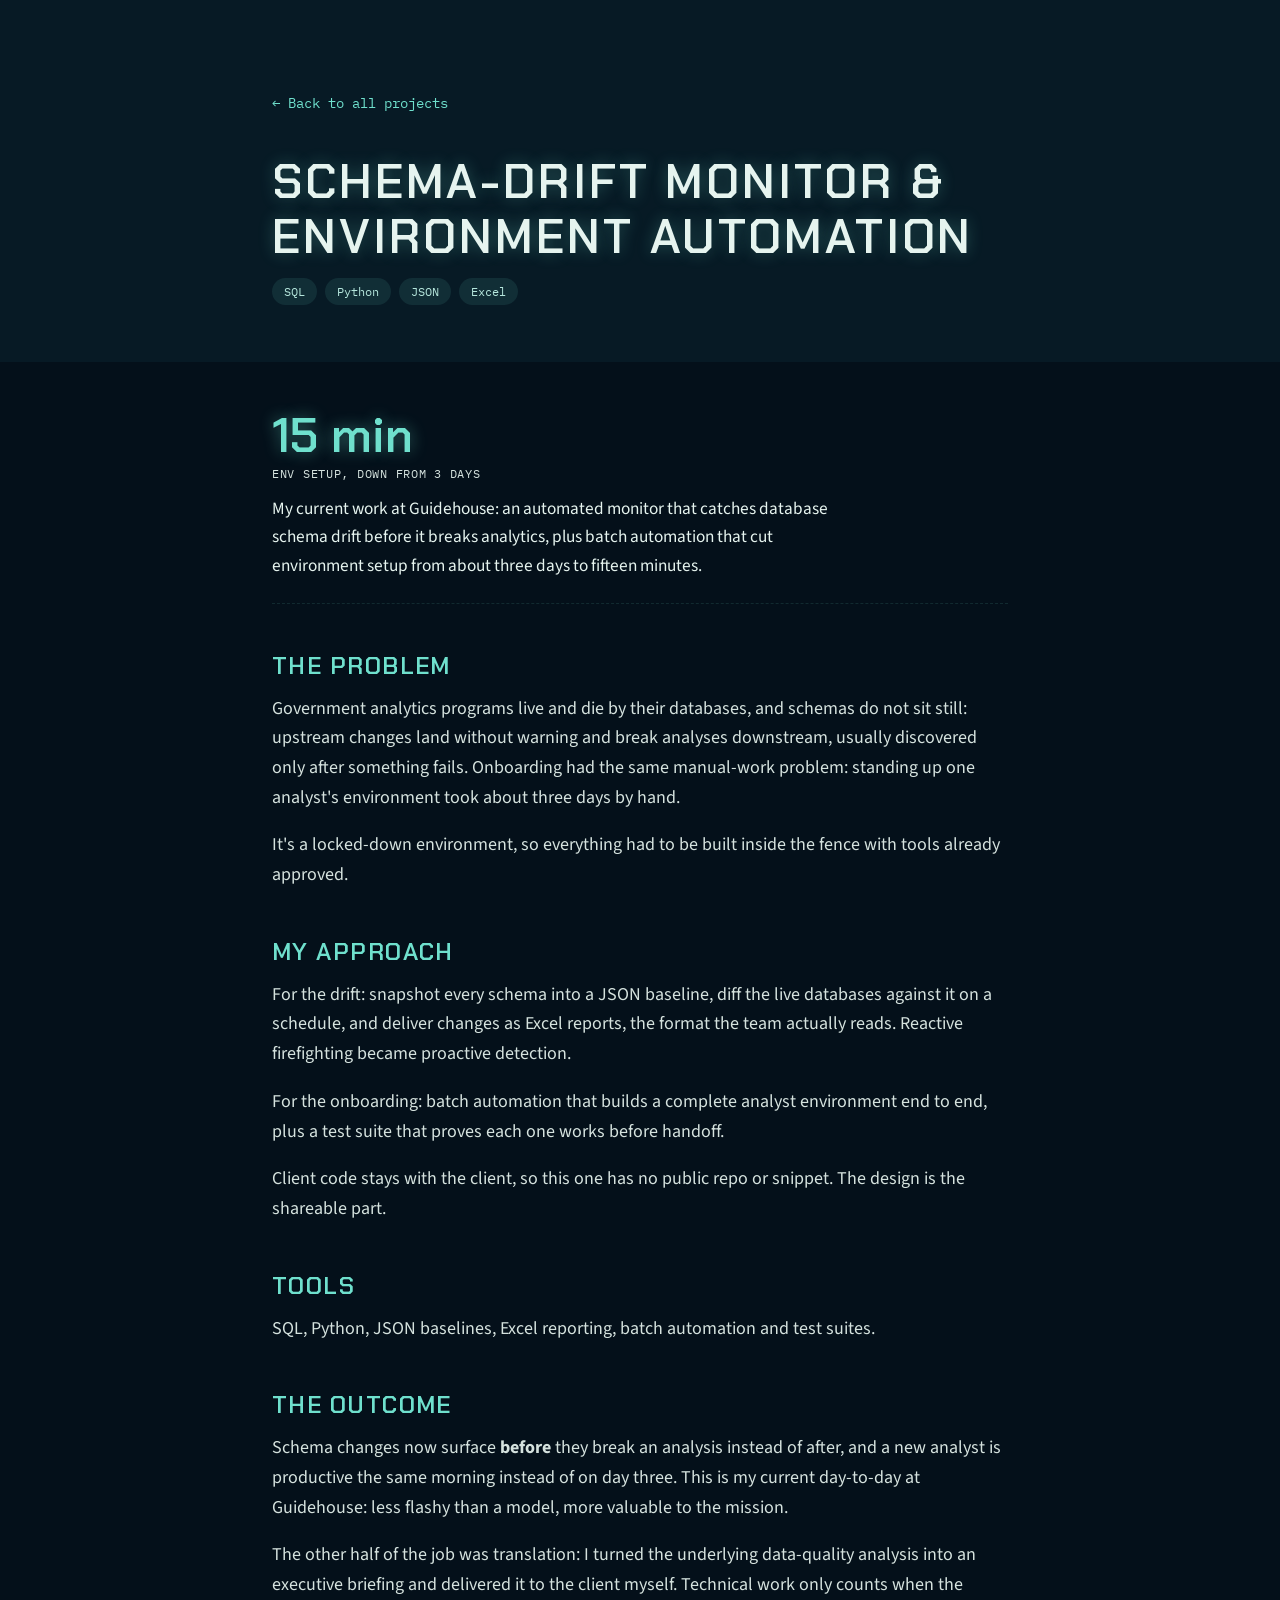
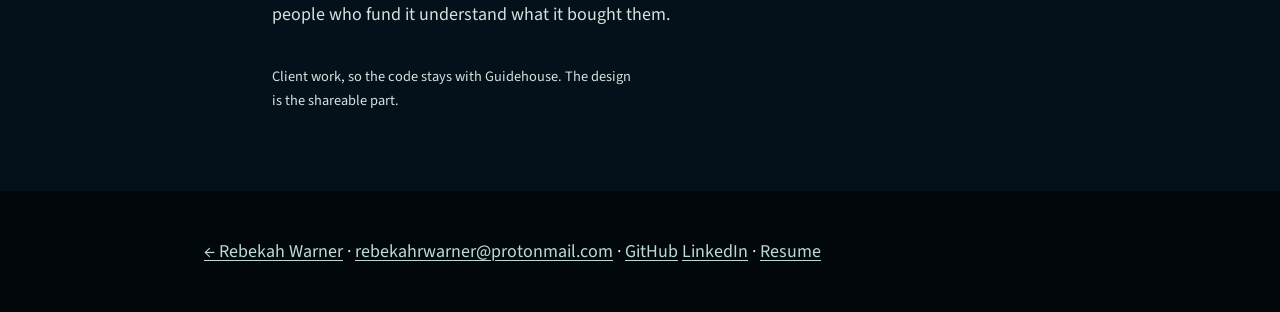
<file: projects/schema-drift-monitor.html>
<!DOCTYPE html>
<html lang="en">
<head>
  <meta charset="UTF-8">
  <meta name="viewport" content="width=device-width, initial-scale=1.0">
  <title>Schema-Drift Monitor &amp; Environment Automation · Rebekah Warner</title>
  <meta name="description" content="Case study: an automated schema-drift monitor (JSON baselines, live diffs, Excel reporting) and batch environment automation that cut setup from days to minutes.">
  <meta property="og:type" content="article">
  <meta property="og:title" content="Schema-Drift Monitor &amp; Environment Automation · Rebekah Warner">
  <meta property="og:description" content="Current work at Guidehouse: catching database schema drift before it breaks analytics.">
  <meta property="og:image" content="https://rebekahwarner.github.io/assets/og-image.png">
  <link rel="preconnect" href="https://fonts.googleapis.com">
  <link rel="preconnect" href="https://fonts.gstatic.com" crossorigin>
  <link href="https://fonts.googleapis.com/css2?family=Chakra+Petch:wght@500;600;700&family=IBM+Plex+Mono:wght@400;500&family=Source+Sans+3:wght@400;600;700&display=swap" rel="stylesheet">
  <link rel="stylesheet" href="../css/styles.css">
  <link rel="icon" href="data:image/svg+xml,<svg xmlns='http://www.w3.org/2000/svg' viewBox='0 0 100 100'><circle cx='50' cy='50' r='42' fill='%23175E63'/><circle cx='38' cy='40' r='10' fill='%23BCDCD2'/></svg>">
</head>
<body class="case-study">
  <header class="case-header">
    <div class="section-inner">
      <a class="back-link" href="../index.html#projects">&larr; Back to all projects</a>
      <h1>Schema-Drift Monitor &amp; Environment Automation</h1>
      <ul class="tags">
        <li>SQL</li><li>Python</li><li>JSON</li><li>Excel</li>
      </ul>
    </div>
  </header>

  <!-- Body content renders from the matching slug in js/site.js. -->
  <main class="case-body" data-case="schema-drift-monitor">
    <div class="section-inner">
      <!-- BUILD:case-study:start -->
<!-- Generated by build.js from js/site.js. Edit that file, not this block. -->
<div class="case-metrics"><p class="case-metric"><strong>15 min</strong><span>env setup, down from 3 days</span></p><p class="case-oneliner">My current work at Guidehouse: an automated monitor that catches database schema drift before it breaks analytics, plus batch automation that cut environment setup from about three days to fifteen minutes.</p></div><h2>The problem</h2><p>Government analytics programs live and die by their databases, and schemas do not sit still: upstream changes land without warning and break analyses downstream, usually discovered only after something fails. Onboarding had the same manual-work problem: standing up one analyst&#39;s environment took about three days by hand.</p><p>It&#39;s a locked-down environment, so everything had to be built inside the fence with tools already approved.</p><h2>My approach</h2><p>For the drift: snapshot every schema into a JSON baseline, diff the live databases against it on a schedule, and deliver changes as Excel reports, the format the team actually reads. Reactive firefighting became proactive detection.</p><p>For the onboarding: batch automation that builds a complete analyst environment end to end, plus a test suite that proves each one works before handoff.</p><p>Client code stays with the client, so this one has no public repo or snippet. The design is the shareable part.</p><h2>Tools</h2><p>SQL, Python, JSON baselines, Excel reporting, batch automation and test suites.</p><h2>The outcome</h2><p>Schema changes now surface <strong>before</strong> they break an analysis instead of after, and a new analyst is productive the same morning instead of on day three. This is my current day-to-day at Guidehouse: less flashy than a model, more valuable to the mission.</p><p>The other half of the job was translation: I turned the underlying data-quality analysis into an executive briefing and delivered it to the client myself. Technical work only counts when the people who fund it understand what it bought them.</p><div class="case-cta"><p class="cta-note">Client work, so the code stays with Guidehouse. The design is the shareable part.</p></div>
<!-- BUILD:case-study:end -->
    </div>
  </main>

  <footer class="case-footer">
    <div class="section-inner">
      <p><a href="../index.html">&larr; Rebekah Warner</a> &middot; <a href="mailto:rebekahrwarner@protonmail.com">rebekahrwarner@protonmail.com</a> &middot; <a data-social="github" href="https://github.com/rebekahwarner" rel="me noopener noreferrer" target="_blank">GitHub</a> <a data-social="linkedin" href="https://www.linkedin.com/in/rebekah-warner-aa492b256/" rel="me noopener noreferrer" target="_blank">LinkedIn</a> &middot; <a data-social="resume" href="../assets/Rebekah-Warner-Resume.pdf" target="_blank" rel="noopener noreferrer">Resume</a></p>
    </div>
  </footer>

  <script src="../js/site.js"></script>
  <script src="../js/render.js"></script>
  <script src="../js/main.js"></script>
</body>
</html>
</file>
<file: css/styles.css>
/* ============================================================
   Rebekah Warner — portfolio
   Palette: "Shore to Seafloor"
   ============================================================ */

:root {
  --paper: #F8F5EE;
  --seafoam: #BCDCD2;
  --shallows: #4E8F8B;
  --harbor: #175E63;
  --ink: #1A3538;
  --sand: #D8C7A4;
  --coral: #E8604F;
  --abyss: #0C2B2F;

  /* Section depths */
  --depth-0: #F8F5EE;   /* hero */
  --depth-1: #E7F0EA;   /* projects */
  --depth-2: #C9E0D8;   /* experience */
  --depth-3: #326866;   /* skills */
  --depth-4: #1D5A5F;   /* about */
  --depth-5: #0C2B2F;   /* contact */

  --text-light: #EFEBE0;

  --font-display: "Fraunces", Georgia, serif;
  --font-body: "Source Sans 3", -apple-system, "Segoe UI", sans-serif;
  --font-mono: "IBM Plex Mono", ui-monospace, monospace;

  --measure: 62ch;
  --pad-x: clamp(1.25rem, 5vw, 3rem);
}

* { box-sizing: border-box; }

html {
  -webkit-text-size-adjust: 100%;
}

@media (prefers-reduced-motion: no-preference) {
  html { scroll-behavior: smooth; }
}

body {
  margin: 0;
  font-family: var(--font-body);
  font-size: 1.0625rem;
  line-height: 1.65;
  color: var(--ink);
  background: var(--paper);
}

h1, h2, h3 {
  font-family: var(--font-display);
  font-weight: 600;
  line-height: 1.15;
  letter-spacing: -0.01em;
  margin: 0 0 0.6em;
}

p { margin: 0 0 1em; }

a {
  color: var(--harbor);
  text-decoration-thickness: 1px;
  text-underline-offset: 3px;
}

a:hover { text-decoration-color: var(--coral); text-decoration-thickness: 2px; }

:focus-visible {
  outline: 3px solid var(--coral);
  outline-offset: 3px;
  border-radius: 2px;
}

.skip-link {
  position: absolute;
  left: 1rem;
  top: -3rem;
  z-index: 100;
  background: var(--harbor);
  color: var(--paper);
  padding: 0.5rem 1rem;
  border-radius: 4px;
  transition: top 120ms ease;
}
.skip-link:focus { top: 1rem; }

/* ---------- Header ---------- */

.site-header {
  position: absolute;
  inset: 0 0 auto;
  z-index: 10;
  display: flex;
  justify-content: space-between;
  align-items: baseline;
  gap: 1rem;
  padding: 1.25rem var(--pad-x);
}

.site-mark {
  font-family: var(--font-display);
  font-style: italic;
  font-weight: 600;
  font-size: 1.25rem;
  color: var(--harbor);
  margin: 0;
}

.site-header nav {
  display: flex;
  flex-wrap: wrap;
  gap: 0.25rem 1.4rem;
}

.site-header a {
  text-decoration: none;
  color: var(--ink);
  font-family: var(--font-mono);
  font-size: 0.78rem;
  letter-spacing: 0.08em;
  text-transform: uppercase;
}
.site-header a:hover { color: var(--harbor); text-decoration: underline; text-decoration-color: var(--coral); text-underline-offset: 4px; }

/* ---------- Hero · 0 m ---------- */

.hero {
  position: relative;
  min-height: clamp(34rem, 88vh, 56rem);
  display: flex;
  align-items: center;
  overflow: hidden;
  background: var(--depth-0);
  padding: 6rem var(--pad-x) 4rem;
}

.hero-wash {
  position: absolute;
  top: 0;
  right: -6%;
  width: min(56vw, 760px);
  height: 100%;
  max-height: 900px;
  pointer-events: none;
  opacity: 0.85;
}

.hero-water {
  position: absolute;
  inset: 0;
  width: 100%;
  height: 100%;
  pointer-events: none;
}

.hero-inner {
  position: relative;
  z-index: 1;
  max-width: 44rem;
}

.hero-kicker {
  font-family: var(--font-mono);
  font-size: 0.8rem;
  letter-spacing: 0.14em;
  text-transform: uppercase;
  color: var(--shallows);
  margin-bottom: 1.1rem;
}
.hero-kicker::after {
  content: "";
  display: inline-block;
  width: 3.5rem;
  height: 1px;
  background: var(--sand);
  vertical-align: middle;
  margin-left: 0.9rem;
}

.hero h1 {
  font-size: clamp(3rem, 8.5vw, 5.75rem);
  color: var(--harbor);
  margin-bottom: 0.3em;
  letter-spacing: -0.02em;
}

.hero-line {
  font-size: clamp(1.2rem, 2.6vw, 1.5rem);
  line-height: 1.55;
  max-width: 30em;
  margin-bottom: 2em;
}

.dive-cue {
  position: absolute;
  left: var(--pad-x);
  bottom: 2rem;
  font-family: var(--font-mono);
  font-size: 0.8rem;
  letter-spacing: 0.12em;
  text-transform: uppercase;
  text-decoration: none;
  color: var(--shallows);
}
.dive-cue:hover { color: var(--coral); }
@media (prefers-reduced-motion: no-preference) {
  .dive-cue span { display: inline-block; animation: bob 2.6s ease-in-out infinite; }
  @keyframes bob {
    0%, 100% { transform: translateY(0); }
    50% { transform: translateY(5px); }
  }
}

.hero-links {
  list-style: none;
  display: flex;
  flex-wrap: wrap;
  gap: 1rem;
  margin: 0;
  padding: 0;
}

.hero-links a {
  display: inline-block;
  font-weight: 600;
  text-decoration: none;
  color: var(--harbor);
  border: 1.5px solid var(--shallows);
  border-radius: 999px;
  padding: 0.5rem 1.4rem;
  transition: background-color 150ms ease, color 150ms ease, border-color 150ms ease;
}
.hero-links a:hover {
  background: #0F484D;
  border-color: #0F484D;
  color: var(--paper);
}

@media (prefers-reduced-motion: no-preference) {
  .hero-inner > * {
    animation: surface-in 700ms cubic-bezier(0.2, 0.7, 0.3, 1) both;
  }
  .hero-inner > :nth-child(2) { animation-delay: 120ms; }
  .hero-inner > :nth-child(3) { animation-delay: 240ms; }

  @keyframes surface-in {
    from { opacity: 0; transform: translateY(18px); }
    to   { opacity: 1; transform: none; }
  }
}

/* ---------- Waterline dividers ---------- */

.waterline {
  height: clamp(38px, 5vw, 64px);
  background: var(--below);
  line-height: 0;
}
.waterline svg {
  width: 100%;
  height: 100%;
  display: block;
  fill: var(--above); /* inherited by <path> and its <use> clone */
}

/* ---------- Sections ---------- */

.section { padding: clamp(2.5rem, 5vw, 4rem) var(--pad-x); }

.section-inner {
  max-width: 68rem;
  margin: 0 auto;
}

.section-narrow { max-width: var(--measure); }

.kicker {
  font-family: var(--font-mono);
  font-size: 0.78rem;
  letter-spacing: 0.14em;
  text-transform: uppercase;
  color: var(--shallows);
  margin-bottom: 0.9rem;
}
.kicker::after {
  content: "";
  display: inline-block;
  width: 3.5rem;
  height: 1px;
  background: var(--sand);
  vertical-align: middle;
  margin-left: 0.9rem;
}
.is-deep .kicker { color: var(--seafoam); opacity: 0.85; }

.section h2 {
  font-size: clamp(2.1rem, 4.6vw, 3.1rem);
  color: var(--harbor);
  letter-spacing: -0.015em;
}

.section-lede {
  font-size: 1.15rem;
  max-width: var(--measure);
  margin-bottom: 2.5rem;
}

.section-projects  { background: var(--depth-1); position: relative; overflow: hidden; }
.section-experience{ background: var(--depth-2); position: relative; overflow: hidden; }
.section-skills    { position: relative; overflow: hidden; }
.section-about     { position: relative; overflow: hidden; }
.section-skills    { background: var(--depth-3); }
.section-about     { background: var(--depth-4); }
.section-contact   {
  background: var(--depth-5);
  position: relative;
  overflow: hidden;
  padding-bottom: clamp(9rem, 16vw, 13rem);
}

/* ---------- Marine snow (full-page particle field) ---------- */

.marine-snow {
  position: fixed;
  inset: 0;
  width: 100%;
  height: 100%;
  z-index: 3;
  pointer-events: none;
}

/* ---------- Reef accents (decorative, aria-hidden) ---------- */

.reef-fish {
  position: absolute;
  right: 2%;
  top: 10%;
  width: min(24vw, 360px);
  height: auto;
  pointer-events: none;
}

.sea-turtle {
  position: absolute;
  right: 6%;
  top: 3.5rem;
  width: min(12vw, 160px);
  height: auto;
  pointer-events: none;
}

.jellies {
  position: absolute;
  right: 5%;
  top: 3rem;
  width: min(17vw, 230px);
  height: auto;
  pointer-events: none;
}

.diver {
  position: absolute;
  right: 8%;
  top: 32%;
  width: min(16vw, 220px);
  height: auto;
  pointer-events: none;
}

.manta {
  position: absolute;
  left: 3%;
  top: 54%;
  width: min(17vw, 240px);
  height: auto;
  pointer-events: none;
}

@media (max-width: 1100px) {
  .reef-fish, .sea-turtle, .jellies, .diver, .manta { display: none; }
}

.seafloor {
  position: absolute;
  left: 0;
  right: 0;
  bottom: 0;
  width: 100%;
  height: clamp(90px, 13vw, 180px);
  pointer-events: none;
}

@media (prefers-reduced-motion: no-preference) {
  .fish { animation: fish-drift 9s ease-in-out infinite alternate; }
  .fish:nth-child(2n) { animation-duration: 12s; animation-delay: -4s; }
  .fish:nth-child(3n) { animation-duration: 10s; animation-delay: -7s; }
  @keyframes fish-drift {
    from { transform: translate(0, 0); }
    to   { transform: translate(-14px, 6px); }
  }
  .kelp {
    transform-origin: bottom center;
    transform-box: fill-box;
    animation: kelp-sway 7s ease-in-out infinite alternate;
  }
  .kelp:nth-of-type(2n) { animation-duration: 9s; animation-delay: -3s; }
  @keyframes kelp-sway {
    from { transform: rotate(-1.2deg); }
    to   { transform: rotate(1.6deg); }
  }
  .turtle-fig { animation: turtle-glide 14s ease-in-out infinite alternate; }
  @keyframes turtle-glide {
    from { transform: translate(0, 0) rotate(0deg); }
    to   { transform: translate(-18px, 8px) rotate(-4deg); }
  }
  .jelly { animation: jelly-bob 7s ease-in-out infinite alternate; }
  .jelly:nth-of-type(2) { animation-duration: 9.5s; animation-delay: -3s; }
  .jelly:nth-of-type(3) { animation-duration: 8s; animation-delay: -5.5s; }
  @keyframes jelly-bob {
    from { transform: translateY(0); }
    to   { transform: translateY(-14px); }
  }
  .diver-fig { animation: diver-drift 12s ease-in-out infinite alternate; }
  @keyframes diver-drift {
    from { transform: translate(0, 0); }
    to   { transform: translate(-12px, -8px); }
  }
  .manta-fig { animation: manta-glide 17s ease-in-out infinite alternate; }
  @keyframes manta-glide {
    from { transform: translate(0, 0) rotate(0deg); }
    to   { transform: translate(18px, -7px) rotate(2deg); }
  }
}

/* Past the thermocline: light text on deep water */
.is-deep { color: var(--text-light); }
.is-deep h2, .is-deep h3 { color: var(--paper); }
.is-deep a { color: var(--seafoam); }
.is-deep a:hover { text-decoration-color: var(--coral); }

/* ---------- Project cards ---------- */

.project-grid {
  display: grid;
  gap: 2rem;
}

.project-card {
  position: relative;
  background: var(--paper);
  border: 1px solid rgba(23, 94, 99, 0.10);
  border-radius: 12px;
  box-shadow: 0 1px 2px rgba(12, 43, 47, 0.08), 0 10px 32px rgba(12, 43, 47, 0.07);
  overflow: hidden;
}
@media (prefers-reduced-motion: no-preference) {
  .project-card { transition: transform 220ms ease, box-shadow 220ms ease; }
}
.project-card:not(.open):hover {
  transform: translateY(-3px);
  box-shadow: 0 2px 4px rgba(12, 43, 47, 0.08), 0 18px 44px rgba(12, 43, 47, 0.12);
}

/* Subtle paper grain — one of the two hand-touched moments */
.project-card::after {
  content: "";
  position: absolute;
  inset: 0;
  pointer-events: none;
  opacity: 0.05;
  background-image: url("data:image/svg+xml,%3Csvg xmlns='http://www.w3.org/2000/svg' width='300' height='300'%3E%3Cfilter id='g'%3E%3CfeTurbulence type='fractalNoise' baseFrequency='0.85' numOctaves='2'/%3E%3C/filter%3E%3Crect width='100%25' height='100%25' filter='url(%23g)'/%3E%3C/svg%3E");
}

.card-head {
  display: grid;
  grid-template-columns: minmax(200px, 260px) 1fr;
  color: inherit;
  cursor: pointer;
}

.card-toggle {
  all: unset;
  cursor: pointer;
  font: inherit;
  color: inherit;
}
.card-toggle:focus-visible {
  outline: 3px solid var(--coral);
  outline-offset: 3px;
  border-radius: 2px;
}

.card-wash {
  display: flex;
  align-items: flex-end;
  padding: 1.5rem;
  min-height: 180px;
}

.wash-teal {
  background:
    radial-gradient(120% 90% at 20% 15%, rgba(188, 220, 210, 0.9), transparent 60%),
    radial-gradient(110% 100% at 85% 80%, rgba(23, 94, 99, 0.35), transparent 65%),
    radial-gradient(90% 80% at 60% 30%, rgba(78, 143, 139, 0.45), transparent 70%),
    #DCEAE3;
}

.wash-sand {
  background:
    radial-gradient(120% 90% at 25% 20%, rgba(216, 199, 164, 0.85), transparent 62%),
    radial-gradient(100% 90% at 80% 75%, rgba(78, 143, 139, 0.40), transparent 65%),
    radial-gradient(90% 90% at 55% 40%, rgba(188, 220, 210, 0.5), transparent 70%),
    #E9E2D0;
}

.card-metric {
  margin: 0;
  line-height: 1.1;
}
.card-metric strong {
  display: block;
  font-family: var(--font-display);
  font-size: 2.75rem;
  font-weight: 600;
  color: var(--harbor);
}
.card-metric span {
  font-family: var(--font-mono);
  font-size: 0.72rem;
  letter-spacing: 0.06em;
  text-transform: uppercase;
  color: var(--ink);
}

.card-body { padding: 1.5rem 1.75rem 1.6rem; }

.card-body h3 {
  font-size: 1.45rem;
  color: var(--harbor);
  margin-bottom: 0.4em;
}

.card-oneliner { max-width: 52ch; }

.tags {
  list-style: none;
  display: flex;
  flex-wrap: wrap;
  gap: 0.5rem;
  padding: 0;
  margin: 0 0 1.1rem;
}
.tags li {
  font-family: var(--font-mono);
  font-size: 0.75rem;
  color: var(--harbor);
  background: rgba(78, 143, 139, 0.13);
  border-radius: 999px;
  padding: 0.2rem 0.75rem;
}

.card-cta {
  font-family: var(--font-mono);
  font-size: 0.8rem;
  font-weight: 500;
  letter-spacing: 0.1em;
  text-transform: uppercase;
  color: var(--harbor);
}
.card-head:hover .card-cta { color: var(--coral); }
.card-head:hover h3 { text-decoration: underline; text-decoration-color: var(--coral); text-underline-offset: 4px; }

.cta-arrow { display: inline-block; }
.cta-close { display: none; }
.project-card.open .cta-close { display: inline; }
.project-card.open .cta-open { display: none; }
.project-card.open .cta-arrow { transform: rotate(180deg) translateY(-0.2em); }

/* Expanding case study: animated with the grid-rows trick */
.card-case {
  display: grid;
  grid-template-rows: 0fr;
}
.card-case-inner {
  overflow: hidden;
  visibility: hidden;
}
.project-card.open .card-case { grid-template-rows: 1fr; }
.project-card.open .card-case-inner { visibility: visible; }

@media (prefers-reduced-motion: no-preference) {
  .card-case { transition: grid-template-rows 420ms cubic-bezier(0.2, 0.7, 0.3, 1); }
  .cta-arrow { transition: transform 300ms ease; }
}

.case-pad {
  padding: 1.25rem 1.75rem 2rem;
  border-top: 1px dashed var(--sand);
}

.cs-grid {
  display: grid;
  grid-template-columns: 1.5fr 1fr;
  gap: 0 3rem;
  align-items: start;
}
@media (max-width: 900px) {
  .cs-grid { grid-template-columns: 1fr; }
}

.cs-label {
  font-family: var(--font-mono);
  font-size: 0.72rem;
  letter-spacing: 0.13em;
  text-transform: uppercase;
  color: var(--shallows);
  margin: 2em 0 0.6em;
}
.cs-label::after {
  content: "";
  display: inline-block;
  width: 2rem;
  height: 1px;
  background: var(--sand);
  vertical-align: middle;
  margin-left: 0.7rem;
}
.cs-main .cs-label:first-child { margin-top: 0.4em; }

.cs-main pre { margin: 1.25rem 0; }

.cs-side {
  background: rgba(78, 143, 139, 0.08);
  border: 1px solid rgba(23, 94, 99, 0.08);
  border-radius: 10px;
  padding: 0.5rem 1.4rem 1.4rem;
  margin-top: 0.4rem;
}
.cs-side .cs-label { margin-top: 1.6em; }
.cs-side > .cs-label:first-child,
.cs-outcome .cs-label { margin-top: 0.9em; }

.cs-outcome {
  border-left: 3px solid var(--coral);
  padding-left: 1rem;
  margin: 0.9em 0 0;
}
.cs-outcome p { margin-bottom: 0.5em; }

.cs-figure figure {
  margin: 2rem 0 0.5rem;
  background: #F1EDE2;
  border-radius: 8px;
  padding: 1rem;
  max-width: 880px;
}
.cs-figure img { max-width: 100%; height: auto; display: block; border-radius: 4px; }
.cs-figure figcaption { font-size: 0.85rem; color: #33565A; margin-top: 0.6rem; }

.case-standalone { margin: 1.75rem 0 0.4rem; }
.case-standalone a { font-family: var(--font-mono); font-size: 0.85rem; }

/* ---------- Metrics band + call to action ----------
   The band sits at the top of a case study: the number big enough to
   read at a glance, the one-liner underneath it. Borrows the display
   face and sizing from .card-metric so the two read as one system. */

.case-metrics {
  margin: 0 0 2.25rem;
  padding-bottom: 1.4rem;
  border-bottom: 1px dashed var(--sand);
}
.case-metric { margin: 0 0 0.75rem; line-height: 1.1; }
.case-metric strong {
  display: block;
  font-family: var(--font-display);
  font-size: 3rem;
  font-weight: 600;
  color: var(--harbor);
}
.case-metric span {
  font-family: var(--font-mono);
  font-size: 0.75rem;
  letter-spacing: 0.06em;
  text-transform: uppercase;
  color: var(--ink);
}
.case-oneliner {
  margin: 0;
  max-width: var(--measure);
  font-size: 1.08rem;
}

.case-cta {
  display: flex;
  flex-wrap: wrap;
  align-items: center;
  gap: 0.75rem;
  margin: 2.25rem 0 0.4rem;
}
.cta-button {
  display: inline-block;
  font-family: var(--font-mono);
  font-size: 0.85rem;
  letter-spacing: 0.03em;
  border-radius: 999px;
  padding: 0.6rem 1.4rem;
  text-decoration: none;
}
a.cta-primary {
  background: var(--harbor);
  color: var(--paper);
}
a.cta-primary:hover { background: var(--shallows); text-decoration: none; }
a.cta-secondary {
  color: var(--harbor);
  border: 1px solid var(--shallows);
}
a.cta-secondary:hover { background: rgba(78, 143, 139, 0.13); text-decoration: none; }
/* Not a link: the repo isn't up yet, so it must not look clickable. */
.cta-pending {
  color: #33565A;
  border: 1px dashed var(--sand);
  cursor: default;
}
.cta-note {
  margin: 0;
  font-size: 0.9rem;
  color: #33565A;
  max-width: 52ch;
}

/* In the home-page sidebar the band is redundant with the card wash. */
.cs-side .case-cta { margin-top: 1.4rem; }
.cs-side .cta-button { font-size: 0.8rem; padding: 0.5rem 1.15rem; }

/* ---------- Experience timeline ---------- */

.timeline {
  list-style: none;
  margin: 1.5rem 0 0;
  padding: 0;
}

.timeline > li {
  position: relative;
  padding: 0 0 2.25rem 2rem;
  border-left: 2px solid var(--sand);
  max-width: 74ch;
}
.timeline > li:last-child { padding-bottom: 0.5rem; }

.timeline > li::before {
  content: "";
  position: absolute;
  left: -8px;
  top: 0.45em;
  width: 14px;
  height: 14px;
  border-radius: 50%;
  background: var(--harbor);
  border: 3px solid var(--depth-2);
}

.timeline h3 { font-size: 1.3rem; color: var(--harbor); margin-bottom: 0.15em; }

.dates {
  font-family: var(--font-mono);
  font-size: 0.82rem;
  color: #33565A;
  margin-bottom: 0.6em;
}

.timeline ul { margin: 0; padding-left: 1.1rem; }
.timeline li li { margin-bottom: 0.35em; }

/* ---------- Skills ---------- */

.skills-groups {
  display: grid;
  grid-template-columns: repeat(auto-fit, minmax(16rem, 1fr));
  gap: 1.1rem;
  margin-top: 2rem;
}

.skill-group h3 {
  font-size: 1.1rem;
  margin-bottom: 0.25em;
  color: var(--seafoam);
}
.skill-group p { margin: 0; }

.skills-hint {
  font-family: var(--font-mono);
  font-size: 0.8rem;
  color: var(--seafoam);
  margin-top: -0.25rem;
}

.skill-group {
  background: rgba(248, 245, 238, 0.06);
  border: 1px solid rgba(188, 220, 210, 0.22);
  border-radius: 12px;
  padding: 1.1rem 1.25rem;
  transition: background-color 200ms ease, border-color 200ms ease;
}
.skill-group.open {
  background: rgba(248, 245, 238, 0.11);
  border-color: rgba(188, 220, 210, 0.45);
}

.skill-toggle {
  all: unset;
  cursor: pointer;
  font: inherit;
  color: inherit;
}
.skill-toggle::after {
  content: "+";
  display: inline-block;
  margin-left: 0.45em;
  font-family: var(--font-mono);
  font-size: 0.85em;
  color: var(--sand);
}
.skill-group.open .skill-toggle::after { content: "−"; color: var(--coral); }
.skill-toggle:hover { text-decoration: underline; text-decoration-color: var(--coral); text-underline-offset: 3px; }
.skill-toggle:focus-visible {
  outline: 3px solid var(--coral);
  outline-offset: 3px;
  border-radius: 2px;
}

.field-note {
  margin-top: 0.6rem !important;
  font-style: italic;
  color: var(--seafoam);
  border-left: 2px solid var(--sand);
  padding-left: 0.75rem;
}

.clearance {
  margin-top: 2.75rem;
  padding-left: 1rem;
  border-left: 3px solid var(--coral);
  font-weight: 700;
  color: var(--paper);
}

/* ---------- About ---------- */

.about-pull {
  font-family: var(--font-display);
  font-size: clamp(1.25rem, 2.6vw, 1.6rem);
  line-height: 1.45;
  color: var(--paper);
  border-left: 3px solid var(--coral);
  padding-left: 1.25rem;
  margin: 1.75rem 0;
}
.about-pull em { color: var(--seafoam); }

.about-notes {
  display: grid;
  gap: 1.1rem;
  margin-top: 2.25rem;
}

.about-note {
  background: rgba(248, 245, 238, 0.06);
  border: 1px solid rgba(188, 220, 210, 0.22);
  border-radius: 12px;
  padding: 1.1rem 1.25rem;
}
.about-note h3 {
  font-size: 1.05rem;
  color: var(--seafoam);
  margin-bottom: 0.25em;
}
.about-note p { margin: 0; }

/* ---------- Contact ---------- */

.contact-email { margin: 1.5rem 0; }
.contact-email a {
  font-family: var(--font-display);
  font-style: italic;
  font-size: clamp(1.5rem, 4.5vw, 2.5rem);
  color: var(--paper);
  text-decoration-thickness: 1.5px;
  text-decoration-color: var(--shallows);
  text-underline-offset: 6px;
}
.contact-email a:hover { text-decoration-color: var(--coral); }

.footer-links {
  list-style: none;
  display: flex;
  gap: 1.5rem;
  padding: 0;
  margin: 1.5rem 0 3rem;
}
.footer-links a { font-weight: 600; }

.colophon {
  font-size: 0.85rem;
  color: #9DBCB4;
  margin: 0;
}

/* ---------- Depth gauge (desktop only) ---------- */

.depth-gauge {
  position: fixed;
  right: 1.5rem;
  top: 50%;
  transform: translateY(-50%);
  z-index: 20;
  font-family: var(--font-mono);
  font-size: 0.72rem;
  color: var(--ink);
  mix-blend-mode: multiply;
}

.gauge-stops {
  list-style: none;
  margin: 0 0 0.9rem;
  padding: 0 0 0.9rem;
  border-bottom: 1px solid var(--shallows);
}

.gauge-stops a {
  display: block;
  padding: 0.28rem 0;
  text-decoration: none;
  color: inherit;
  opacity: 0.62;
}
.gauge-stops a:hover { opacity: 1; }

.gauge-stops .stop-depth {
  display: inline-block;
  width: 3.1em;
  color: var(--harbor);
}

.gauge-stops a.is-active {
  opacity: 1;
  font-weight: 500;
}
.gauge-stops a.is-active::before {
  content: "";
  position: absolute;
  left: -0.85rem;
  margin-top: 0.5em;
  width: 6px;
  height: 6px;
  border-radius: 50%;
  background: var(--coral);
}
.gauge-stops li { position: relative; }

.gauge-readout {
  margin: 0;
  font-size: 1.05rem;
  font-weight: 500;
  color: var(--harbor);
}

/* Legibility past the thermocline: light gauge on deep sections */
.depth-gauge.on-dark {
  color: var(--text-light);
  mix-blend-mode: normal;
}
.depth-gauge.on-dark .gauge-stops { border-bottom-color: var(--seafoam); }
.depth-gauge.on-dark .stop-depth,
.depth-gauge.on-dark .gauge-readout { color: var(--seafoam); }

@media (max-width: 1160px) {
  .depth-gauge { display: none; }
}

/* ---------- Case-study pages ---------- */

.case-study { background: var(--depth-1); }

.case-header {
  background: var(--depth-0);
  padding: 5.5rem var(--pad-x) 2.5rem;
}

.case-header .section-inner,
.case-body .section-inner { max-width: 46rem; }

.back-link {
  font-family: var(--font-mono);
  font-size: 0.85rem;
  text-decoration: none;
}
.back-link:hover { text-decoration: underline; }

.case-header h1 {
  font-size: clamp(2rem, 5vw, 3rem);
  color: var(--harbor);
  margin: 0.75em 0 0.3em;
}

.case-body { padding: 3rem var(--pad-x) 4.5rem; }

.case-body h2 {
  font-size: 1.5rem;
  color: var(--harbor);
  margin-top: 2em;
}
.case-body h2:first-child { margin-top: 0; }

.case-body figure {
  margin: 2rem 0;
  background: var(--paper);
  border-radius: 8px;
  padding: 1.25rem;
  box-shadow: 0 1px 2px rgba(12, 43, 47, 0.08);
}
.case-body figure img { max-width: 100%; height: auto; display: block; border-radius: 4px; }
.case-body figcaption { font-size: 0.85rem; color: #33565A; margin-top: 0.6rem; }

pre {
  background: var(--abyss);
  color: #D7E6E0;
  font-family: var(--font-mono);
  font-size: 0.85rem;
  line-height: 1.6;
  border-radius: 8px;
  padding: 1.25rem 1.4rem;
  overflow-x: auto;
  margin: 1.5rem 0;
}
code { font-family: var(--font-mono); }

.case-footer {
  background: var(--depth-5);
  color: var(--text-light);
  padding: 2.5rem var(--pad-x);
}
.case-footer .section-inner { max-width: 46rem; }
.case-footer a { color: var(--seafoam); }
.case-footer p { margin: 0.3em 0; }

/* ---------- Reveal-on-scroll (added by JS only when motion is OK) ---------- */

@media (prefers-reduced-motion: no-preference) {
  .will-reveal {
    opacity: 0;
    transform: translateY(16px);
    transition: opacity 550ms ease, transform 550ms cubic-bezier(0.2, 0.7, 0.3, 1);
  }
  .is-revealed {
    opacity: 1;
    transform: none;
  }
}

/* ---------- Editor (editor.html — not linked publicly) ---------- */

.editor-page { background: var(--paper); }

.editor-top {
  padding: 2.5rem var(--pad-x) 1.5rem;
  border-bottom: 2px solid var(--seafoam);
}
.editor-top h1 { color: var(--harbor); font-size: 2rem; margin-bottom: 0.25em; }
.editor-top p { max-width: 70ch; margin: 0.25em 0; }

.editor-main {
  display: grid;
  grid-template-columns: minmax(20rem, 30rem) 1fr;
  gap: 2.5rem;
  padding: 2rem var(--pad-x) 4rem;
  align-items: start;
}
@media (max-width: 980px) {
  .editor-main { grid-template-columns: 1fr; }
}

.editor-form h2 {
  font-size: 1.15rem;
  color: var(--harbor);
  margin: 1.75em 0 0.5em;
  padding-bottom: 0.25em;
  border-bottom: 1px solid var(--sand);
}
.editor-form h2:first-child { margin-top: 0; }

.editor-form label {
  display: block;
  font-weight: 600;
  font-size: 0.9rem;
  margin: 0.9rem 0 0.25rem;
}
.editor-form label .hint {
  font-weight: 400;
  color: #4E6A6D;
}

.editor-form input[type="text"],
.editor-form select,
.editor-form textarea {
  width: 100%;
  font: inherit;
  color: var(--ink);
  background: #FFFEFA;
  border: 1.5px solid var(--shallows);
  border-radius: 6px;
  padding: 0.5rem 0.7rem;
}
.editor-form textarea { min-height: 7.5rem; resize: vertical; }
.editor-form textarea.code { font-family: var(--font-mono); font-size: 0.85rem; min-height: 9rem; }
.editor-form input:focus-visible,
.editor-form select:focus-visible,
.editor-form textarea:focus-visible {
  outline: 3px solid var(--coral);
  outline-offset: 1px;
}

.field-row { display: grid; grid-template-columns: 1fr 1fr; gap: 0 1rem; }

.editor-actions { margin-top: 1.5rem; display: flex; flex-wrap: wrap; gap: 0.6rem; }

.btn {
  font: inherit;
  font-weight: 600;
  cursor: pointer;
  border: 1.5px solid var(--harbor);
  border-radius: 999px;
  padding: 0.45rem 1.1rem;
  background: var(--harbor);
  color: var(--paper);
}
.btn:hover { background: #0F484D; }
.btn.secondary { background: transparent; color: var(--harbor); }
.btn.secondary:hover { background: var(--seafoam); }
.btn.danger { background: transparent; color: var(--coral); border-color: var(--coral); }
.btn.danger:hover { background: #FBE7E3; }
.btn:focus-visible { outline: 3px solid var(--coral); outline-offset: 2px; }

.editor-status {
  margin-top: 1rem;
  font-family: var(--font-mono);
  font-size: 0.85rem;
  color: var(--harbor);
  min-height: 1.4em;
}

.editor-preview { position: sticky; top: 1.5rem; }
.preview-tabs { display: flex; gap: 0.5rem; margin-bottom: 1rem; }
.preview-pane {
  border: 1.5px dashed var(--shallows);
  border-radius: 12px;
  padding: 1.5rem;
  background: var(--depth-1);
}
.preview-pane[hidden] { display: none; }
.preview-pane .project-card { pointer-events: none; }
.preview-pane .card-case { grid-template-rows: 1fr; }
.preview-pane .card-case-inner { visibility: visible; }
.case-preview h1 {
  font-family: var(--font-display);
  color: var(--harbor);
  font-size: 1.7rem;
  margin: 0 0 0.5em;
}
.case-preview h2 { font-size: 1.25rem; color: var(--harbor); margin: 1.5em 0 0.5em; }
.case-preview { max-width: 62ch; }
.case-preview figure { margin: 1.5rem 0; background: var(--paper); border-radius: 8px; padding: 1rem; }
.case-preview figure img { max-width: 100%; height: auto; display: block; }

/* ---------- Small screens ---------- */

@media (max-width: 720px) {
  .site-header { flex-direction: column; gap: 0.5rem; }
  .hero { min-height: 78vh; padding-top: 8.5rem; }
  .dive-cue { display: none; }
  .hero-wash { width: 100%; right: -18%; top: -4%; height: 55%; opacity: 0.65; }
  .card-link { grid-template-columns: 1fr; }
  .card-wash { min-height: 130px; }
  .timeline > li { padding-left: 1.4rem; }
}

/* ============================================================
   NIGHT DIVE THEME — dark bioluminescent overrides.
   Appended last so it wins the cascade over the daylight rules.
   ============================================================ */

:root {
  --glow: #6FE0CD;
  --glow-soft: rgba(111, 224, 205, 0.55);
  --glow-faint: rgba(111, 224, 205, 0.18);
  --glow-hair: rgba(111, 224, 205, 0.12);
  --text-hi: #E6F4EF;
  --text-lo: #BCD1CB;
  --panel: #081720;
  --font-display: "Chakra Petch", "IBM Plex Mono", monospace;
}

body { background: #04101A; color: var(--text-lo); }
h1, h2, h3 { text-transform: uppercase; }
a { color: var(--glow); }

/* ---------- Header ---------- */
.site-mark { color: var(--glow); font-family: var(--font-mono); font-style: normal; }
.site-header a { color: var(--text-lo); }
.site-header a:hover { color: var(--glow); text-decoration: none; }
.nav-num { color: var(--glow); }
.head-pill { border: 1px solid var(--glow-faint); border-radius: 999px; padding: 0.4rem 1.1rem; }
.site-header a.head-pill { color: var(--glow); }
.site-header a.head-pill:hover { background: rgba(111, 224, 205, 0.12); }

/* ---------- Hero ---------- */
.hero {
  background: radial-gradient(130% 100% at 50% -10%, #0E2B38 0%, #081C27 45%, #05131C 100%);
  justify-content: center;
  text-align: center;
}
.hero-wash { display: none; }
.hero-inner { max-width: 62rem; margin: 0 auto; }
.hero-kicker {
  display: inline-flex;
  align-items: center;
  gap: 0.6rem;
  border: 1px solid var(--glow-hair);
  background: rgba(111, 224, 205, 0.05);
  padding: 0.55rem 1.3rem;
  border-radius: 999px;
  color: var(--glow);
  letter-spacing: 0.18em;
}
.hero-kicker::after { display: none; }
.pulse-dot { width: 7px; height: 7px; border-radius: 50%; background: var(--glow); box-shadow: 0 0 8px var(--glow); }
@media (prefers-reduced-motion: no-preference) {
  .pulse-dot { animation: pulse 2.4s ease-in-out infinite; }
  @keyframes pulse { 50% { opacity: 0.35; } }
}
.hero h1 {
  color: var(--text-hi);
  letter-spacing: 0.1em;
  font-weight: 600;
  text-shadow: 0 0 18px rgba(111, 224, 205, 0.45), 0 0 70px rgba(111, 224, 205, 0.2);
  margin: 0.4em 0 0.35em;
}
.hero-line { color: var(--text-lo); margin-left: auto; margin-right: auto; }
.hero-links { justify-content: center; }
.hero-links a {
  border-color: var(--glow-faint);
  color: var(--glow);
  background: transparent;
  font-family: var(--font-mono);
  text-transform: uppercase;
  letter-spacing: 0.1em;
  font-size: 0.85rem;
}
.hero-links a:hover { background: rgba(111, 224, 205, 0.16); border-color: var(--glow); color: var(--text-hi); }
.dive-cue { left: 50%; transform: translateX(-50%); display: flex; align-items: center; gap: 1rem; color: var(--glow-soft); }
.dive-cue:hover { color: var(--coral); }
.cue-line { display: inline-block; width: clamp(60px, 16vw, 230px); height: 1px; background: linear-gradient(90deg, transparent, var(--glow-soft)); }
.cue-line:last-of-type { background: linear-gradient(90deg, var(--glow-soft), transparent); }

/* ---------- Sections ---------- */
.waterline { display: none; }
.section { border-top: 1px solid rgba(111, 224, 205, 0.06); color: var(--text-lo); }
.section-projects  { background: #061621; }
.section-experience{ background: #05131C; }
.section-skills    { background: #041017; }
.section-about     { background: #030C12; }
.section-contact   { background: #02070C; }
.section h2 { color: var(--text-hi); letter-spacing: 0.06em; text-shadow: 0 0 10px rgba(111, 224, 205, 0.14); }
.kicker, .is-deep .kicker { color: var(--glow); opacity: 0.85; }
.kicker::after { background: var(--glow-hair); }
.skills-hint { color: var(--text-lo); }

/* ---------- Cards ---------- */
.project-card {
  background: var(--panel);
  border-color: var(--glow-hair);
  box-shadow: 0 14px 40px rgba(0, 0, 0, 0.5);
}
.project-card:not(.open):hover { box-shadow: 0 0 24px rgba(111, 224, 205, 0.12), 0 18px 44px rgba(0, 0, 0, 0.55); }
.project-card::after { display: none; }
.wash-teal {
  background:
    radial-gradient(120% 100% at 30% 25%, rgba(111, 224, 205, 0.2), transparent 60%),
    radial-gradient(100% 100% at 80% 80%, rgba(23, 94, 99, 0.5), transparent 65%),
    #0A1D28;
}
.wash-sand {
  background:
    radial-gradient(120% 100% at 30% 25%, rgba(216, 199, 164, 0.16), transparent 60%),
    radial-gradient(100% 100% at 80% 80%, rgba(111, 224, 205, 0.16), transparent 65%),
    #0A1D28;
}
.card-metric strong { color: var(--glow); text-shadow: 0 0 14px rgba(111, 224, 205, 0.5); }
.card-metric span { color: var(--text-lo); }
.card-body h3, .card-toggle { color: var(--text-hi); }
.card-oneliner { color: var(--text-lo); }
.tags li { background: rgba(111, 224, 205, 0.1); color: #B5E6DC; }
.card-cta { color: var(--glow); }
.card-head:hover .card-cta { color: var(--coral); }
.case-pad { border-top-color: rgba(111, 224, 205, 0.15); }
.cs-label { color: var(--glow); }
.cs-label::after { background: var(--glow-hair); }
.cs-side { background: rgba(111, 224, 205, 0.04); border-color: var(--glow-hair); }
.cs-main strong, .cs-side strong { color: var(--text-hi); }
pre { background: #010B10; border: 1px solid var(--glow-hair); }
.cs-figure figure { background: #0A1B24; }
.cs-figure figcaption { color: var(--text-lo); }

/* Metrics band + CTA, night-dive palette */
.case-metrics { border-bottom-color: var(--glow-hair); }
.case-metric strong { color: var(--glow); text-shadow: 0 0 16px rgba(111, 224, 205, 0.45); }
.case-metric span { color: var(--text-lo); }
.case-oneliner { color: var(--text-hi); }
a.cta-primary { background: var(--glow); color: #04101A; }
a.cta-primary:hover { background: #9BEEE0; }
a.cta-secondary { color: var(--glow); border-color: var(--glow-soft); }
a.cta-secondary:hover { background: rgba(111, 224, 205, 0.12); }
.cta-pending { color: var(--text-lo); border: 1px dashed var(--glow-hair); }
.cta-note { color: var(--text-lo); }

/* ---------- Timeline ---------- */
.timeline > li { border-left-color: rgba(111, 224, 205, 0.22); }
.timeline > li::before { background: var(--glow); border-color: #05131C; box-shadow: 0 0 8px rgba(111, 224, 205, 0.6); }
.timeline h3 { color: var(--text-hi); }
.dates { color: var(--glow); opacity: 0.75; }

/* ---------- Skills / About / Contact ---------- */
.skill-group { background: rgba(111, 224, 205, 0.04); border-color: var(--glow-hair); }
.skill-group.open { background: rgba(111, 224, 205, 0.08); border-color: var(--glow-soft); }
.skill-group h3, .skill-toggle { color: var(--glow); }
.skill-toggle::after { color: var(--text-lo); }
.skill-group.open .skill-toggle::after { color: var(--coral); }
.field-note { color: var(--text-lo); border-left-color: var(--glow-soft); }
.clearance { border-left-color: var(--coral); color: var(--text-hi); }
.about-pull { color: var(--text-hi); border-left-color: var(--coral); }
.about-pull em { color: var(--glow); }
.about-note { background: rgba(111, 224, 205, 0.04); border-color: var(--glow-hair); }
.about-note h3 { color: var(--glow); }
.contact-email a {
  font-family: var(--font-mono);
  font-style: normal;
  color: var(--glow);
  text-shadow: 0 0 16px rgba(111, 224, 205, 0.4);
  text-decoration-color: var(--glow-faint);
}
.footer-links a { color: var(--glow); }
.colophon { color: #83A09A; }

/* ---------- Dive computer HUD ---------- */
.depth-gauge, .depth-gauge.on-dark { mix-blend-mode: normal; color: var(--text-lo); }
.gauge-stops { border-bottom-color: var(--glow-hair); }
.gauge-stops .stop-depth, .depth-gauge.on-dark .stop-depth { color: var(--glow); }
.gauge-stops a.is-active { color: var(--text-hi); }
.gauge-stops a.is-active::before { background: var(--coral); box-shadow: 0 0 8px var(--coral); }
.gauge-readout, .depth-gauge.on-dark .gauge-readout {
  color: var(--glow);
  text-shadow: 0 0 10px rgba(111, 224, 205, 0.4);
  margin: 0 0 0.2rem;
}
.gauge-tele { font-size: 0.8rem; color: var(--glow); opacity: 0.8; margin: 0 0 0.2rem; text-shadow: 0 0 10px rgba(111, 224, 205, 0.3); }
.tele-label {
  display: inline-block;
  width: 5.2em;
  font-size: 0.62rem;
  letter-spacing: 0.12em;
  text-transform: uppercase;
  color: var(--text-lo);
  text-shadow: none;
}

/* ---------- Bioluminescent wildlife ---------- */
.sea-turtle .turtle-fig { fill: var(--glow); opacity: 0.15; }
.reef-fish use { fill: var(--glow); opacity: 0.16; }
.jellies use { fill: var(--glow); opacity: 0.14; }
.jellies g[filter] { stroke: var(--glow); }
.diver .diver-fig g[fill] { fill: var(--glow); }
.diver .diver-fig g[stroke] { stroke: var(--glow); }
.manta .manta-fig { fill: var(--glow); opacity: 0.12; }
.reef-fish, .sea-turtle, .jellies, .diver, .manta { filter: drop-shadow(0 0 10px rgba(111, 224, 205, 0.25)); }
.seafloor path, .seafloor ellipse { opacity: 0.18; }

/* ---------- Case-study pages ---------- */
.case-study { background: #04101A; color: var(--text-lo); }
.case-header { background: #071A25; }
.case-header h1 { color: var(--text-hi); letter-spacing: 0.06em; text-shadow: 0 0 16px rgba(111, 224, 205, 0.3); }
.back-link { color: var(--glow); }
.case-body h2 { color: var(--glow); letter-spacing: 0.06em; }
.case-body figure { background: #0A1B24; }
.case-body figcaption { color: var(--text-lo); }
.case-footer { background: #02070C; }

/* ---------- Tech-stack logos in the skill tiles ---------- */

.stack-icons {
  list-style: none;
  display: flex;
  flex-wrap: wrap;
  gap: 0.7rem;
  padding: 0;
  margin: 0.85rem 0 0;
}
.stack-icons img {
  display: block;
  opacity: 0.9;
  filter: drop-shadow(0 0 6px rgba(111, 224, 205, 0.35));
}

/* ============================================================
   TRENCH LAYER — one continuous descent, full-viewport scenes.
   ============================================================ */

/* One unbroken water column instead of stacked section blocks */
body {
  background: linear-gradient(
    #0E2B38 0%, #081C27 12%, #061621 30%, #05131C 48%,
    #041017 66%, #030C12 82%, #02070C 100%);
}
.hero, .section-projects, .section-experience, .section-skills,
.section-about, .section-contact { background: transparent; }
.section { border-top: 0; min-height: 100vh; display: flex; align-items: center; }
.section-inner { width: 100%; position: relative; z-index: 1; }
.waterline { display: none; }

/* Ghost scene numbers, outlined like distant instruments */
.scene-num {
  position: absolute;
  top: 50%;
  right: 1%;
  transform: translateY(-50%);
  font-family: var(--font-display);
  font-size: clamp(7rem, 20vw, 17rem);
  font-weight: 700;
  line-height: 1;
  color: transparent;
  -webkit-text-stroke: 1px rgba(111, 224, 205, 0.12);
  pointer-events: none;
  z-index: 0;
}

/* Scene reveal (class added by js/scenes.js only when motion is OK) */
.will-scene { opacity: 0; transform: translateY(34px); }
.will-scene.scene-in {
  opacity: 1;
  transform: none;
  transition: opacity 750ms ease, transform 750ms cubic-bezier(0.2, 0.7, 0.3, 1);
}

/* Projects as numbered rows in open water */
.project-grid { counter-reset: proj; gap: 0; }
.project-card {
  counter-increment: proj;
  background: transparent;
  border: 0;
  border-top: 1px solid rgba(111, 224, 205, 0.14);
  border-radius: 0;
  box-shadow: none;
  overflow: visible;
}
.project-card:last-child { border-bottom: 1px solid rgba(111, 224, 205, 0.14); }
.project-card:not(.open):hover { transform: none; box-shadow: none; background: rgba(111, 224, 205, 0.03); }
.card-head { grid-template-columns: minmax(150px, 230px) 1fr; }
.card-wash, .wash-teal, .wash-sand { background: transparent; }
.card-wash { flex-direction: column; align-items: flex-start; justify-content: center; gap: 0.6rem; min-height: 0; padding: 1.6rem 1.5rem; }
.card-wash::before {
  content: counter(proj, decimal-leading-zero);
  font-family: var(--font-display);
  font-size: 2.4rem;
  font-weight: 700;
  color: transparent;
  -webkit-text-stroke: 1px rgba(111, 224, 205, 0.4);
  line-height: 1;
}
.card-case { border: 0; }
.case-pad { background: rgba(2, 10, 15, 0.45); border: 1px solid rgba(111, 224, 205, 0.1); border-radius: 10px; margin: 0 1rem 1.5rem; }

/* ---------- The reef ---------- */

.reef {
  position: relative;
  height: 420px;
  margin-top: 2.5rem;
  border-bottom: 1px solid rgba(111, 224, 205, 0.25);
}
.reef::after {
  content: "";
  position: absolute;
  left: 8%;
  right: 8%;
  bottom: -22px;
  height: 40px;
  background: radial-gradient(60% 100% at 50% 0%, rgba(111, 224, 205, 0.07), transparent 70%);
  pointer-events: none;
}
.polyp {
  position: absolute;
  left: var(--x);
  bottom: 0;
  transform: translateX(-50%);
  display: flex;
  flex-direction: column;
  align-items: center;
}
.stalk {
  order: 3;
  width: 2px;
  height: var(--h);
  background: linear-gradient(rgba(111, 224, 205, 0.45), rgba(111, 224, 205, 0.08));
}
.node {
  order: 1;
  display: grid;
  place-items: center;
  width: 46px;
  height: 46px;
  border-radius: 50%;
  background: #06141D;
  border: 1px solid rgba(111, 224, 205, 0.3);
  box-shadow: 0 0 12px rgba(111, 224, 205, 0.12);
  transition: box-shadow 200ms ease, border-color 200ms ease;
}
.node-text {
  font-family: var(--font-mono);
  font-size: 0.6rem;
  letter-spacing: 0.04em;
  color: var(--glow);
  text-align: center;
}
.polyp:hover .node {
  border-color: var(--glow);
  box-shadow: 0 0 22px rgba(111, 224, 205, 0.45);
}
.polyp-label {
  order: 2;
  font-family: var(--font-mono);
  font-size: 0.62rem;
  letter-spacing: 0.06em;
  color: var(--text-lo);
  margin: 0.35rem 0;
  white-space: nowrap;
}
@media (prefers-reduced-motion: no-preference) {
  .polyp { animation: polyp-sway 6.5s ease-in-out infinite alternate; animation-delay: calc(var(--d) * -1); }
  @keyframes polyp-sway {
    from { transform: translateX(-50%) translateY(0); }
    to   { transform: translateX(-50%) translateY(-7px); }
  }
}

/* Reef collapses to a wrapped chip grid on small screens */
@media (max-width: 980px) {
  .reef { height: auto; display: flex; flex-wrap: wrap; gap: 1.2rem 1.6rem; border-bottom: 0; padding-bottom: 1rem; }
  .reef::after { display: none; }
  .polyp { position: static; transform: none; }
  .stalk { display: none; }
  @media (prefers-reduced-motion: no-preference) {
    .polyp { animation: none; }
  }
}

/* ============================================================
   TRENCH ROUND 2 — coral-cluster reef, dive-log experience,
   readability, HUD frame ticks. Appended last; wins the cascade.
   ============================================================ */

/* ---------- Readability ---------- */
body { font-size: 1.125rem; }
:root { --text-lo: #C6D9D4; }
.section h2 { letter-spacing: 0.05em; text-shadow: 0 0 8px rgba(111, 224, 205, 0.12); }
.scene-num { -webkit-text-stroke: 1px rgba(111, 224, 205, 0.08); }
.section-lede { max-width: 66ch; }
.colophon { color: #8FABA5; }
.sr-only {
  position: absolute;
  width: 1px; height: 1px;
  clip-path: inset(50%);
  overflow: hidden;
  white-space: nowrap;
}

/* ---------- Hero scale + flanked chip ---------- */
.hero h1 { font-size: clamp(3rem, 9vw, 6.5rem); letter-spacing: 0.12em; }
.chip-row { display: flex; align-items: center; justify-content: center; gap: 1.1rem; margin-bottom: 1.2rem; }
.chip-row .hero-kicker { margin-bottom: 0; }
.chip-row .cue-line { width: clamp(40px, 9vw, 140px); }

/* ---------- HUD corner ticks on every scene ---------- */
.section .section-inner::before,
.section .section-inner::after {
  content: "";
  position: absolute;
  width: 22px;
  height: 22px;
  pointer-events: none;
}
.section .section-inner::before {
  top: -14px;
  left: -22px;
  border-top: 1px solid rgba(111, 224, 205, 0.3);
  border-left: 1px solid rgba(111, 224, 205, 0.3);
}
.section .section-inner::after {
  bottom: -14px;
  right: -22px;
  border-bottom: 1px solid rgba(111, 224, 205, 0.3);
  border-right: 1px solid rgba(111, 224, 205, 0.3);
}

/* ---------- Experience as dive-log rows ---------- */
.timeline { counter-reset: role; margin-top: 2.25rem; }
.timeline > li {
  counter-increment: role;
  border-left: 0;
  border-top: 1px solid rgba(111, 224, 205, 0.14);
  max-width: none;
  padding: 2rem 0 2.25rem 6rem;
  position: relative;
}
.timeline > li:last-child {
  border-bottom: 1px solid rgba(111, 224, 205, 0.14);
}
.timeline > li::before {
  content: counter(role, decimal-leading-zero);
  position: absolute;
  left: 0;
  top: 2.1rem;
  width: auto;
  height: auto;
  border-radius: 0;
  background: transparent;
  border: 0;
  box-shadow: none;
  font-family: var(--font-display);
  font-size: 2.3rem;
  font-weight: 700;
  line-height: 1;
  color: transparent;
  -webkit-text-stroke: 1px rgba(111, 224, 205, 0.4);
}
.timeline h3 { font-size: 1.15rem; letter-spacing: 0.05em; padding-right: 14rem; }
.dates {
  position: absolute;
  right: 0;
  top: 2.35rem;
  margin: 0;
}
.timeline ul { max-width: 66ch; }
@media (max-width: 860px) {
  .timeline > li { padding-left: 3.4rem; }
  .timeline h3 { padding-right: 0; }
  .dates { position: static; margin-bottom: 0.6em; }
}

/* ---------- The reef, take two: coral clusters by trade ---------- */
.reef {
  height: auto;
  border-bottom: 0;
  display: flex;
  align-items: flex-end;
  gap: clamp(0.4rem, 1.8vw, 1.4rem);
  position: relative;
  margin-top: 3rem;
  padding-bottom: 2.6rem;
}
.reef::after { display: none; }
.reef-floor {
  position: absolute;
  left: -2%;
  right: -2%;
  bottom: 2.2rem;
  width: 104%;
  height: 58px;
  pointer-events: none;
}
.coral-cluster {
  position: relative;
  flex: var(--w) 1 0;
  min-width: 0;
  height: 195px;
}
.coral {
  position: absolute;
  bottom: 0;
  left: 50%;
  transform: translateX(-50%);
  height: 92%;
  max-width: 100%;
}
.coral-cluster .node {
  position: absolute;
  left: var(--nx);
  bottom: var(--ny);
  transform: translateX(-50%);
  width: 42px;
  height: 42px;
}
.node-txt {
  font-family: var(--font-mono);
  font-size: 0.6rem;
  letter-spacing: 0.03em;
  color: var(--glow);
}
.cluster-label {
  position: absolute;
  left: 50%;
  transform: translateX(-50%);
  bottom: -2.3rem;
  white-space: nowrap;
  font-family: var(--font-mono);
  font-size: 0.62rem;
  letter-spacing: 0.1em;
  text-transform: uppercase;
  color: var(--text-lo);
}
.coral, .coral-cluster .node { transition: opacity 220ms ease, box-shadow 220ms ease, border-color 220ms ease; }
.coral-cluster:hover .coral, .coral-cluster:focus-within .coral { opacity: 1.6; }
.coral-cluster:hover .node, .coral-cluster:focus-within .node {
  border-color: var(--glow);
  box-shadow: 0 0 20px rgba(111, 224, 205, 0.45);
}
@media (prefers-reduced-motion: no-preference) {
  .coral-cluster .node { animation: polyp-sway 6.5s ease-in-out infinite alternate; animation-delay: calc(var(--d) * -1); }
  @keyframes polyp-sway {
    from { transform: translateX(-50%) translateY(0); }
    to   { transform: translateX(-50%) translateY(-6px); }
  }
}

/* Reef stacks into labeled rows on small screens */
@media (max-width: 620px) {
  .reef { flex-direction: column; align-items: stretch; gap: 1.6rem; padding-bottom: 0.5rem; }
  .reef-floor { display: none; }
  .coral-cluster { height: auto; display: flex; flex-wrap: wrap; gap: 0.8rem; align-items: center; }
  .coral { display: none; }
  .coral-cluster .node { position: static; transform: none; }
  .cluster-label { position: static; transform: none; order: -1; width: 100%; }
  .coral-cluster .node { animation: none; }
}

/* ---------- Contact stripped to essentials ---------- */
.contact-email a { font-size: clamp(1.8rem, 5.5vw, 3.6rem); }

/* ============================================================
   TRENCH ROUND 3 — contrast, reef log, calmer email, quieter HUD.
   ============================================================ */

/* Brighter text across the board */
:root { --text-lo: #D5E2DE; }
.hero-line { color: #D5E2DE; }
.cluster-label { font-size: 0.72rem; letter-spacing: 0.08em; color: #D5E2DE; }
.tele-label { font-size: 0.66rem; }
.card-metric span { font-size: 0.76rem; }
.dates { opacity: 0.95; }
.kicker { font-size: 0.82rem; }
.coral g { stroke-opacity: 0.42; }

/* Reef nodes are buttons now */
.coral-cluster .node {
  border: 1px solid rgba(111, 224, 205, 0.3);
  background: #06141D;
  padding: 0;
  cursor: pointer;
  font: inherit;
}
.coral-cluster .node:focus-visible { outline: 2px solid var(--coral); outline-offset: 3px; }
.coral-cluster { cursor: pointer; }

/* The reef log line */
.reef-note {
  display: flex;
  align-items: baseline;
  gap: 1rem;
  margin: 3.2rem 0 0;
  padding: 0.9rem 1.2rem;
  border-left: 3px solid var(--coral);
  background: rgba(111, 224, 205, 0.05);
  border-radius: 0 8px 8px 0;
  min-height: 3.2em;
}
.rn-name {
  font-family: var(--font-mono);
  font-size: 0.78rem;
  letter-spacing: 0.1em;
  text-transform: uppercase;
  color: var(--glow);
  white-space: nowrap;
}
.rn-text { color: var(--text-lo); }

/* Calmer contact email */
.contact-email a { font-size: clamp(1.3rem, 3vw, 2rem); }

/* Quieter HUD: hidden at the surface, dimmed until hovered */
.depth-gauge { opacity: 0.85; }
.depth-gauge:hover { opacity: 1; }
.depth-gauge.gauge-hidden { opacity: 0; pointer-events: none; }
@media (prefers-reduced-motion: no-preference) {
  .depth-gauge { transition: opacity 400ms ease; }
}

/* ============================================================
   TRENCH ROUND 4 — tighter scenes, hover names, richer reef log.
   ============================================================ */

/* Scenes hug their content instead of stretching to the viewport */
.section { min-height: 0; }

/* Hover (or focus) an inhabitant: its name surfaces above it */
.coral-cluster .node::after {
  content: attr(data-name);
  position: absolute;
  bottom: calc(100% + 9px);
  left: 50%;
  transform: translateX(-50%);
  background: #04121B;
  border: 1px solid rgba(111, 224, 205, 0.35);
  border-radius: 6px;
  padding: 0.22rem 0.6rem;
  font-family: var(--font-mono);
  font-size: 0.68rem;
  letter-spacing: 0.04em;
  color: var(--glow);
  white-space: nowrap;
  opacity: 0;
  pointer-events: none;
}
.coral-cluster .node:hover, .coral-cluster .node:focus-visible { z-index: 6; }
.coral-cluster .node:hover::after, .coral-cluster .node:focus-visible::after { opacity: 1; }
@media (prefers-reduced-motion: no-preference) {
  .coral-cluster .node::after { transition: opacity 150ms ease; }
}

/* ============================================================
   TRENCH ROUND 5 — scannable About: story beats beside the notes.
   ============================================================ */

.about-grid {
  display: grid;
  grid-template-columns: 1.15fr 1fr;
  gap: 1rem 4rem;
  align-items: start;
  margin-top: 1.5rem;
}
@media (max-width: 920px) {
  .about-grid { grid-template-columns: 1fr; gap: 0; }
}
.about-story .cs-label { margin: 1.9em 0 0.5em; }
.about-story .about-beat:first-child .cs-label { margin-top: 0.4em; }
.about-story p { max-width: 58ch; }
.about-grid .about-notes { margin-top: 0.5rem; }
.about-grid .about-pull {
  font-size: clamp(1.1rem, 2vw, 1.3rem);
  margin: 0;
}

/* Contact line above the email */
.contact-line { max-width: 52ch; margin-bottom: 1.5rem; }

/* The reef earns a wider lagoon than the prose sections */
.section-skills .section-inner { max-width: 82rem; }

/* ============================================================
   TRENCH ROUND 6 — a scattered, bigger reef across two rows.
   ============================================================ */

/* The shared floor retires; its filter defs must stay reachable */
.reef-floor { position: absolute; width: 0; height: 0; overflow: hidden; }

.reef {
  display: flex;
  flex-wrap: wrap;
  justify-content: space-between;
  align-items: flex-end;
  column-gap: 2rem;
  row-gap: 4.8rem;
  padding-bottom: 2.8rem;
}
.coral-cluster {
  flex: 0 0 auto;
  width: calc(var(--w) * 92px + 48px);
  height: 205px;
}
/* Each coral head gets its own pool of sand */
.coral-cluster::after {
  content: "";
  position: absolute;
  left: 6%;
  right: 6%;
  bottom: -10px;
  height: 22px;
  background: radial-gradient(50% 100% at 50% 0%, rgba(111, 224, 205, 0.12), transparent 72%);
  pointer-events: none;
}
/* Scattered baselines, like a real reef-scape */
.coral-cluster:nth-of-type(2) { transform: translateY(24px); }
.coral-cluster:nth-of-type(3) { transform: translateY(-12px); }
.coral-cluster:nth-of-type(4) { transform: translateY(14px); }
.coral-cluster:nth-of-type(5) { transform: translateY(6px); }
.coral-cluster:nth-of-type(6) { transform: translateY(-16px); }
.coral-cluster:nth-of-type(7) { transform: translateY(18px); }
.coral-cluster:nth-of-type(8) { transform: translateY(-6px); }

/* Bigger inhabitants */
.coral-cluster .node { width: 52px; height: 52px; }
.coral-cluster .node img { width: 24px; height: 24px; }
.node-txt { font-size: 0.68rem; }
.polyp-label, .cluster-label { font-size: 0.74rem; }

@media (max-width: 620px) {
  .coral-cluster { width: auto; transform: none !important; }
  .coral-cluster::after { display: none; }
}

/* ============================================================
   TRENCH ROUND 7 — HUD stops fighting the content.
   ============================================================ */

@media (min-width: 1161px) {
  /* A backing panel so telemetry is legible over anything behind it */
  .depth-gauge {
    padding: 1rem 1.1rem;
    background: rgba(4, 14, 21, 0.82);
    border: 1px solid rgba(111, 224, 205, 0.16);
    border-radius: 12px;
    backdrop-filter: blur(6px);
    -webkit-backdrop-filter: blur(6px);
    box-shadow: 0 10px 30px rgba(0, 0, 0, 0.45);
  }
  /* Reserve a lane on the right of every scene so nothing slides under it.
     The hero is exempt: the gauge is hidden there. */
  .section { padding-right: calc(var(--pad-x) + 8.5rem); }
  .case-footer { padding-right: calc(var(--pad-x) + 8.5rem); }
}

/* Skills lede is short and punchy: let it sit on one line on desktop */
.section-skills .section-lede { max-width: none; }

/* A little more breathing room before the first section after the hero */
.section-skills { padding-top: clamp(4.5rem, 9vw, 8rem); }

/* Wide clusters: coral spans the full width so every node perches on it */
.coral-wide { width: 100%; left: 0; transform: none; }

/* ============================================================
   Reef stays ONE continuous bed at every width: the stage clips,
   and js/main.js scales the reef to fit instead of letting it wrap.
   ============================================================ */
.reef-stage { overflow: hidden; }
@media (min-width: 981px) {
  .reef { flex-wrap: nowrap; width: max-content; transform-origin: left top; }
}

/* ============================================================
   Reef wraps into tidy centered tiers (no scatter, aligned
   baselines) so it never looks broken at any width. Overrides
   the earlier one-row/scale attempt.
   ============================================================ */
.reef-stage { overflow: visible; }
.reef {
  flex-wrap: wrap;
  width: auto;
  transform: none !important;
  justify-content: center;
  align-items: flex-end;
  column-gap: clamp(0.6rem, 2.2vw, 1.8rem);
  row-gap: 5.5rem;
}
@media (min-width: 981px) {
  .reef { flex-wrap: wrap; width: auto; }   /* undo the earlier nowrap rule */
}
.coral-cluster { transform: none !important; }   /* kill the scatter offsets */

/* ============================================================
   MOBILE PASS — phone & small-screen fixes. Appended last so it
   wins the cascade over every earlier round.
   ============================================================ */

/* Case studies never push wider than the card: grid items refuse to
   shrink below their code snippet's widest line unless told otherwise. */
.cs-main, .cs-side, .card-case-inner, .case-pad { min-width: 0; }
.cs-main pre { max-width: 100%; }

@media (max-width: 720px) {
  /* The base file's rule targeted .card-link, a class that no longer
     exists; and the unscoped HUD block re-flexed .dive-cue after the
     old display:none. Both re-fixed here. */
  .dive-cue { display: none; }

  /* Project rows stack: ghost number + metric as a compact banner row,
     body below, instead of a 150px column squeezing the text. */
  .card-head { grid-template-columns: 1fr; }
  .card-wash {
    flex-direction: row;
    align-items: center;
    gap: 1rem;
    padding: 1.2rem 1.5rem 0;
  }
  .card-wash::before { font-size: 1.9rem; }
  .card-body { padding-top: 0.9rem; }
  .case-pad { margin: 0 0 1.25rem; }

  /* Timeline ghost numbers shrink with their thinner gutter */
  .timeline > li::before { font-size: 1.6rem; top: 2.4rem; }
}

/* Reef on phones: keep the coral. Clusters stack as full-width
   mini-reefs, slightly shrunk, each with its coral, glowing nodes,
   and label — the same reef, one formation at a time. The late
   tidy-tiers block leaks row-gap 5.5rem and align-items flex-end
   into this layout, so everything is re-asserted here. */
@media (max-width: 620px) {
  .reef {
    flex-direction: column;
    align-items: center;
    justify-content: flex-start;
    row-gap: 3.8rem;
    column-gap: 0;
    margin-top: 2rem;
    padding-bottom: 0.5rem;
  }
  .reef-floor { display: none; }
  .reef {
    flex-direction: row;
    flex-wrap: wrap;
    justify-content: center;
    column-gap: 0.9rem;
  }
  .coral-cluster {
    flex: none;
    display: block;
    position: relative;
    width: min(100%, 420px);
    height: 195px;
  }
  /* The two big beds keep their own rows; the six slimmer formations
     pair up side by side so the reef takes half the scrolling. */
  .reef > .coral-cluster:nth-of-type(n+3) {
    width: calc(50% - 0.45rem);
    height: 172px;
  }
  .reef > .coral-cluster:nth-of-type(n+3) .node { width: 34px; height: 34px; }
  .reef > .coral-cluster:nth-of-type(n+3) .cluster-label { font-size: 0.62rem; }
  .coral {
    display: block;
    position: absolute;
    bottom: 0;
    left: 50%;
    transform: translateX(-50%);
    height: 92%;
    max-width: 100%;
  }
  .coral-wide { width: 100%; left: 0; transform: none; }
  /* Full-height clusters keep the authored node altitudes; icons a
     touch smaller so coral shows between them, and the coral itself
     brightens to read behind the icons at this size. */
  .coral-cluster .node {
    position: absolute;
    left: var(--nx);
    bottom: var(--ny);
    transform: translateX(-50%);
    width: 37px;
    height: 37px;
  }
  /* Bold coral: the strokes are authored at 0.22-0.3 opacity for
     desktop scale; on a phone that reads as ghost lines under the
     icons. Opacity is the dial that matters (brightness leaves the
     alpha untouched), so raise it outright. */
  .coral g, .coral path { stroke-opacity: 0.62; }
  .coral ellipse { fill-opacity: 0.26; }
  .cluster-label {
    position: absolute;
    left: 50%;
    transform: translateX(-50%);
    bottom: -2rem;
    width: auto;
    order: 0;
  }
  /* The reef log rides along: main.js moves it under the tapped
     cluster, and it stacks (name over note) instead of the desktop
     side-by-side row. */
  .reef .reef-note { position: static; width: 100%; margin: 0.4rem 0 0; }
  .reef-note { flex-direction: column; gap: 0.35rem; min-height: 0; }
  .rn-name { white-space: normal; }
}
}

/* Seafloor on phones: the full 1440px scene was center-cropped into a
   90px strip, leaving only faint wisps. Taller, brighter, and cropped
   toward the kelp forest (main.js flips the crop anchor). */
@media (max-width: 720px) {
  .seafloor { height: clamp(150px, 44vw, 200px); }
  .seafloor path, .seafloor ellipse { opacity: 0.3; }
  .section-contact { padding-bottom: clamp(12rem, 52vw, 15rem); }
}

/* ============================================================
   MOBILE POLISH — top-of-page composition on phones.
   ============================================================ */
@media (max-width: 620px) {
  /* Header: centered wordmark over a single quiet line of nav.
     Numbers and the résumé pill go; the hero repeats that button. */
  .site-header { flex-direction: column; align-items: center; gap: 0.5rem; padding: 1.1rem 0.75rem; }
  .site-header nav { justify-content: center; gap: 0.3rem 0.9rem; }
  .site-header a { font-size: 0.69rem; letter-spacing: 0.06em; }
  .nav-num { display: none; }
  .site-header .head-pill { display: none; }

  /* The hero held a full viewport of dark water below the buttons;
     shorter, so the first scene's kicker breathes at the fold. */
  .hero { min-height: min(86svh, 42rem); padding-bottom: 2.5rem; }

  /* Contact email kept 4px of breathing room; give it real margins. */
  .contact-email a { font-size: clamp(1.1rem, 4.9vw, 1.6rem); }
}

/* Sticky section nav on phones: the link row stays pinned while the
   wordmark scrolls away with the hero, so any section is one tap away
   from anywhere on the dive. */
@media (max-width: 620px) {
  .site-header { padding-top: 3.4rem; }
  .site-header nav {
    position: fixed;
    top: 0;
    left: 0;
    right: 0;
    z-index: 40;
    justify-content: center;
    padding: 0.7rem 0.6rem;
    background: rgba(4, 14, 21, 0.82);
    -webkit-backdrop-filter: blur(9px);
    backdrop-filter: blur(9px);
    border-bottom: 1px solid rgba(111, 224, 205, 0.14);
  }
  /* Anchor jumps land below the pinned bar, not underneath it */
  html { scroll-padding-top: 3rem; }
}
</file>
